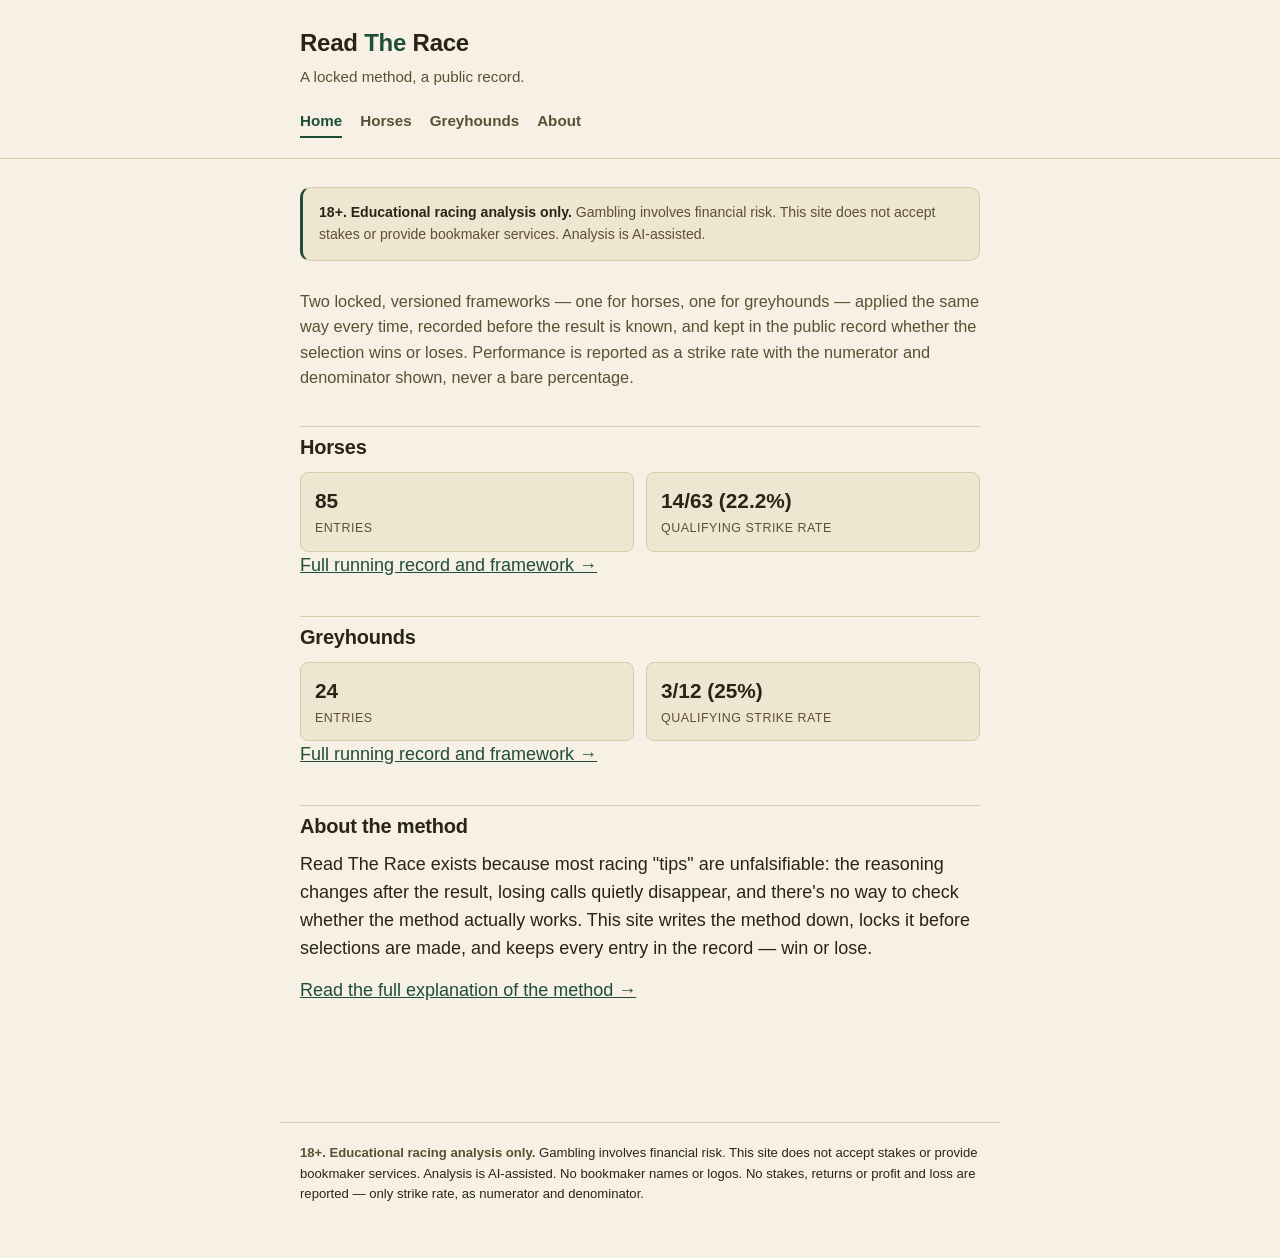
<file: index.html>
<!doctype html>
<html lang="en">
<head>
<meta charset="utf-8">
<meta name="viewport" content="width=device-width, initial-scale=1">
<title>Read The Race</title>
<meta name="description" content="Educational racing analysis for horses and greyhounds, applied with two locked, versioned frameworks and a public, append-only record.">
<link rel="stylesheet" href="assets/css/style.css">
</head>
<body>

<header class="site-header">
  <div class="container">
    <a class="site-title" href="index.html">Read <span>The</span> Race</a>
    <p class="site-tagline">A locked method, a public record.</p>
    <nav class="site-nav">
      <a href="index.html" class="active">Home</a>
      <a href="horses/index.html">Horses</a>
      <a href="greyhounds/index.html">Greyhounds</a>
      <a href="about.html">About</a>
    </nav>
  </div>
</header>

<main class="container">

  <div class="notice">
    <strong>18+. Educational racing analysis only.</strong> Gambling involves
    financial risk. This site does not accept stakes or provide bookmaker
    services. Analysis is AI-assisted.
  </div>

  <p class="lede">
    Two locked, versioned frameworks — one for horses, one for greyhounds —
    applied the same way every time, recorded before the result is known,
    and kept in the public record whether the selection wins or loses.
    Performance is reported as a strike rate with the numerator and
    denominator shown, never a bare percentage.
  </p>

  <h2>Horses</h2>
  <div id="horses-summary"></div>
  <p><a href="horses/index.html">Full running record and framework →</a></p>

  <h2>Greyhounds</h2>
  <div id="greyhounds-summary"></div>
  <p><a href="greyhounds/index.html">Full running record and framework →</a></p>

  <h2>About the method</h2>
  <p>
    Read The Race exists because most racing "tips" are unfalsifiable: the
    reasoning changes after the result, losing calls quietly disappear, and
    there's no way to check whether the method actually works. This site
    writes the method down, locks it before selections are made, and keeps
    every entry in the record — win or lose.
  </p>
  <p><a href="about.html">Read the full explanation of the method →</a></p>

</main>

<footer class="site-footer">
  <p><strong>18+. Educational racing analysis only.</strong> Gambling
  involves financial risk. This site does not accept stakes or provide
  bookmaker services. Analysis is AI-assisted. No bookmaker names or logos.
  No stakes, returns or profit and loss are reported — only strike rate,
  as numerator and denominator.</p>
</footer>

<script src="assets/js/csv.js"></script>
<script src="assets/js/markdown.js"></script>
<script src="assets/js/site.js"></script>
<script>
  (async () => {
    const corrections = await loadCorrections("CORRECTIONS.md");

    const horseRows = await loadCSVRows("horses/results.csv");
    applyCorrections(horseRows, corrections);
    renderRunningRecordSummary(document.getElementById("horses-summary"), horseRows);

    const greyhoundRows = await loadCSVRows("greyhounds/results.csv");
    applyCorrections(greyhoundRows, corrections);
    renderRunningRecordSummary(document.getElementById("greyhounds-summary"), greyhoundRows);
  })();
</script>

</body>
</html>
</file>
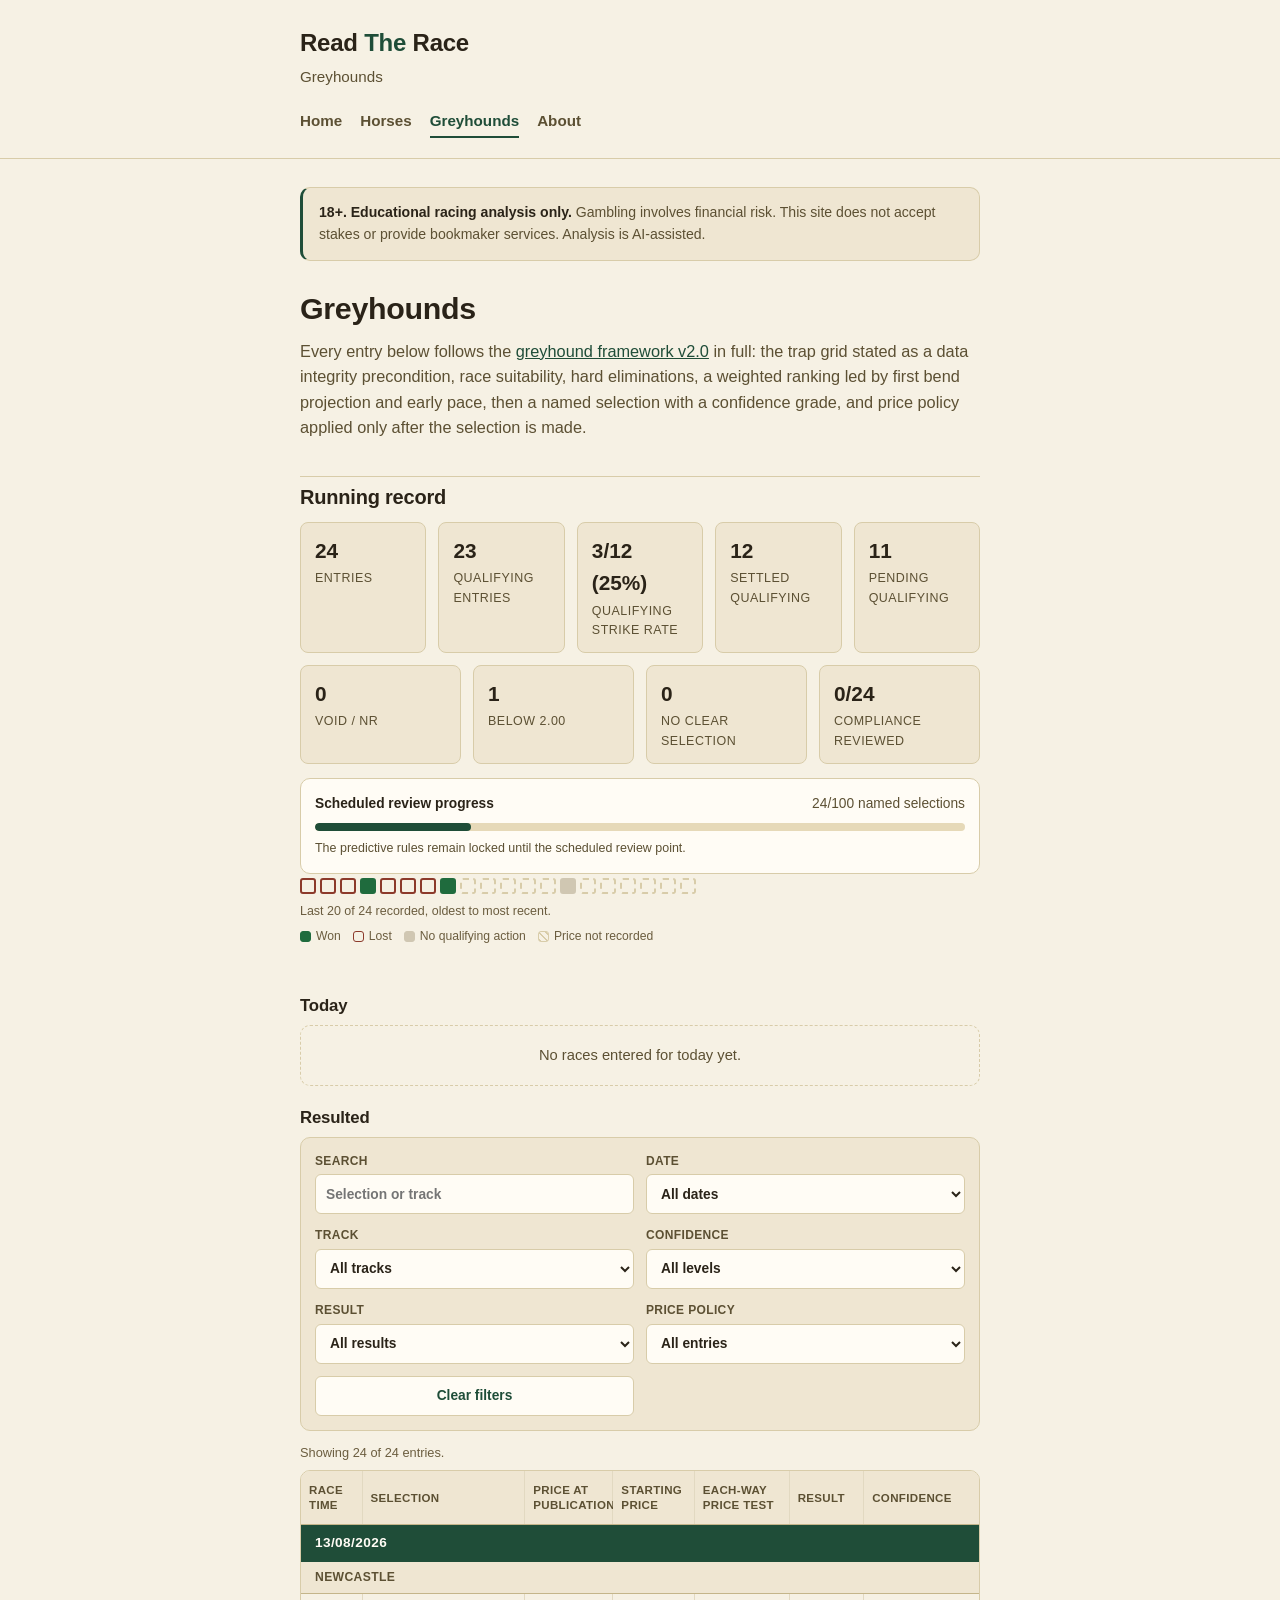
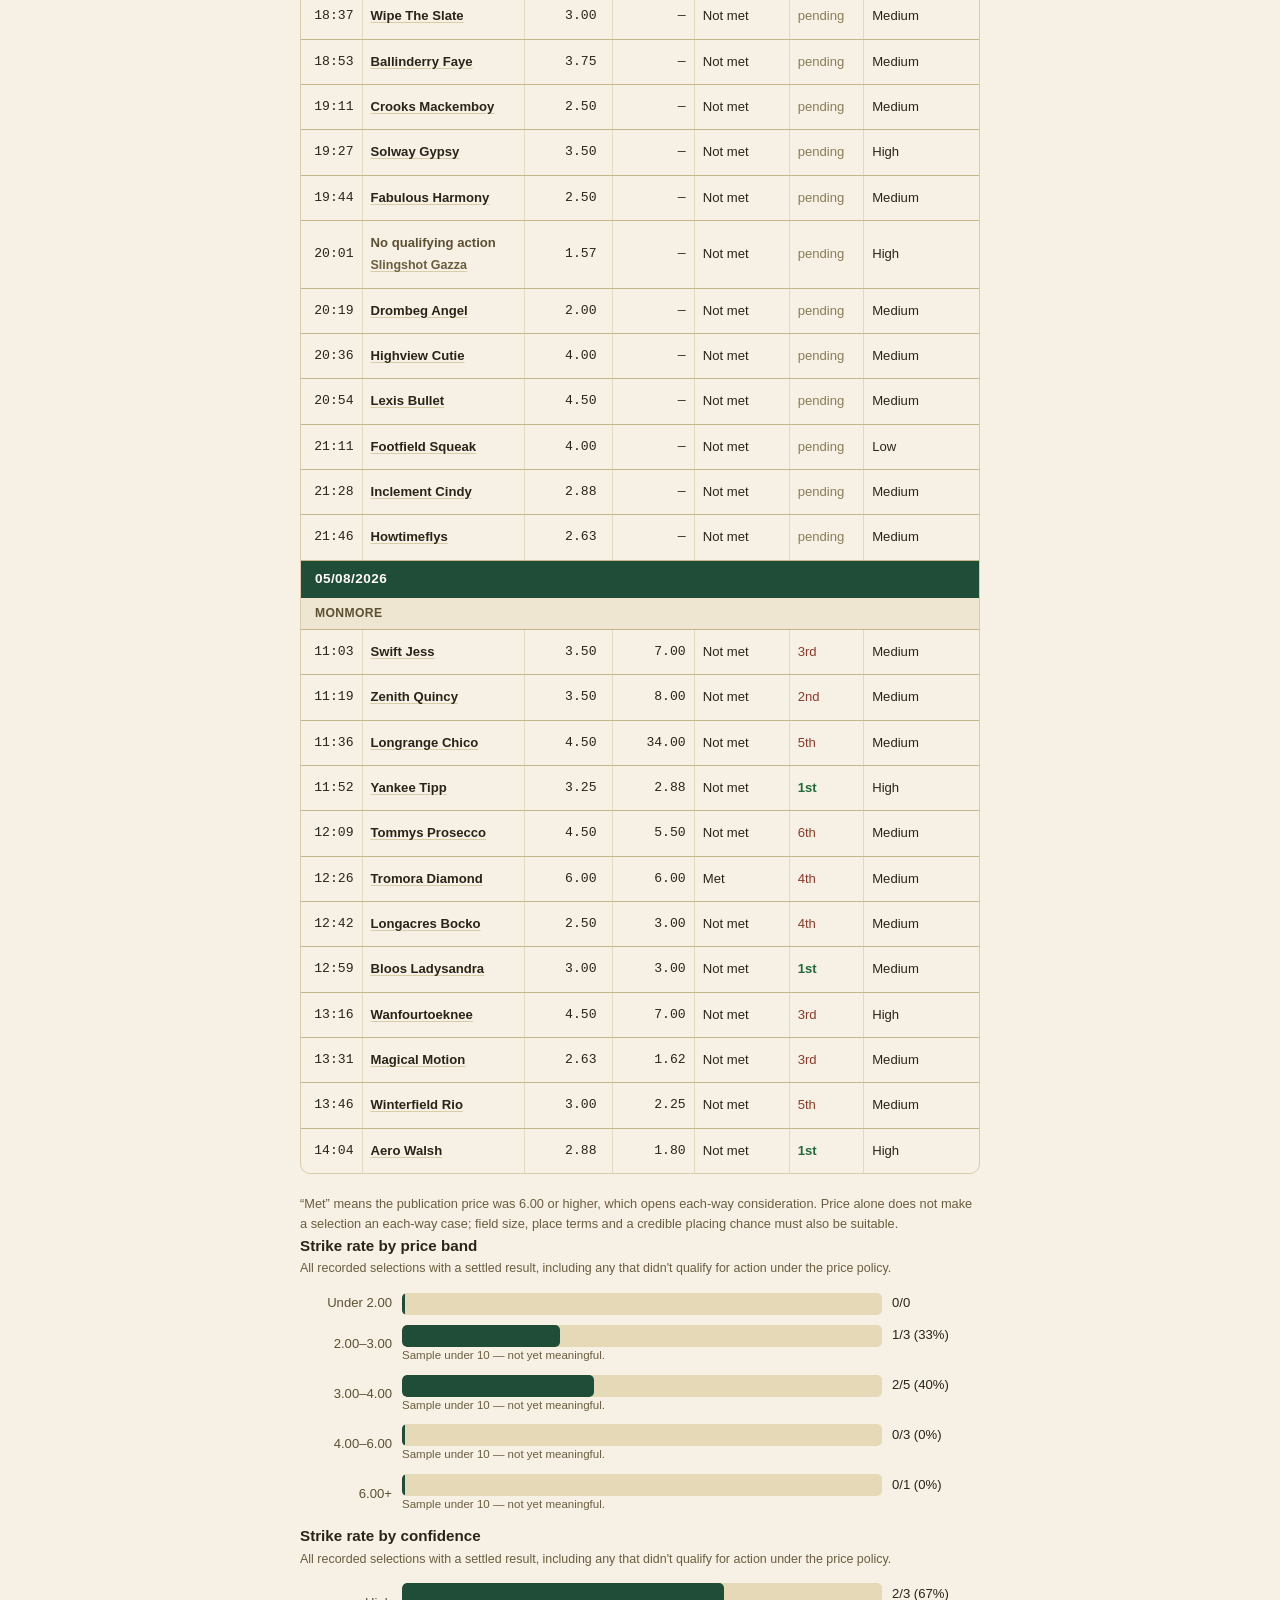
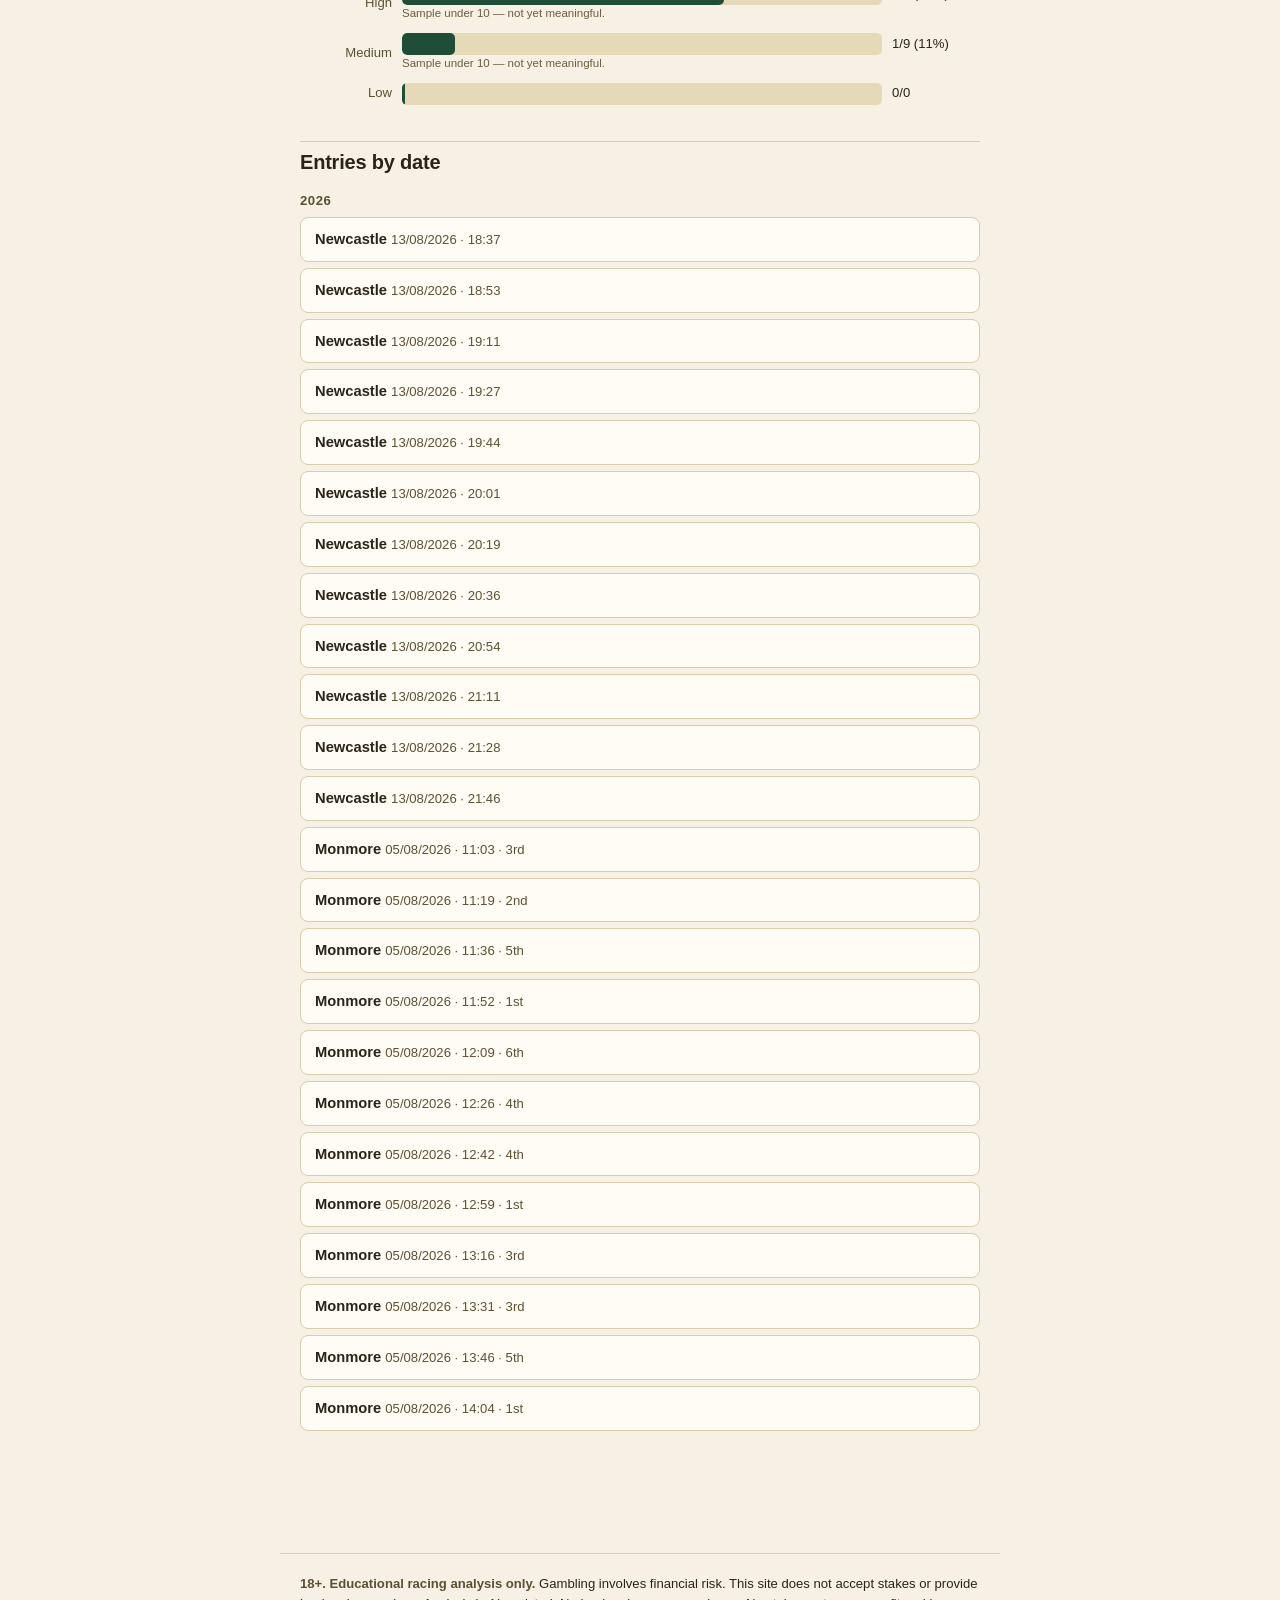
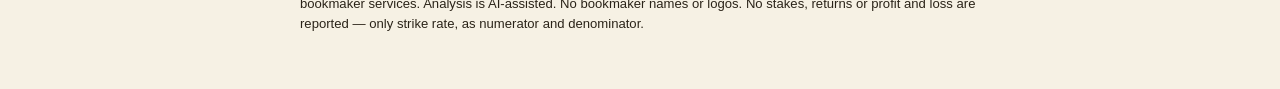
<file: greyhounds/index.html>
<!doctype html>
<html lang="en">
<head>
<meta charset="utf-8">
<meta name="viewport" content="width=device-width, initial-scale=1">
<title>Greyhounds — Read The Race</title>
<meta name="description" content="Greyhound racing analysis running record, applied with the Read The Race greyhound framework v2.0.">
<link rel="stylesheet" href="../assets/css/style.css">
</head>
<body>

<header class="site-header">
  <div class="container">
    <a class="site-title" href="../index.html">Read <span>The</span> Race</a>
    <p class="site-tagline">Greyhounds</p>
    <nav class="site-nav">
      <a href="../index.html">Home</a>
      <a href="../horses/index.html">Horses</a>
      <a href="index.html" class="active">Greyhounds</a>
      <a href="../about.html">About</a>
    </nav>
  </div>
</header>

<main class="container">

  <div class="notice">
    <strong>18+. Educational racing analysis only.</strong> Gambling involves
    financial risk. This site does not accept stakes or provide bookmaker
    services. Analysis is AI-assisted.
  </div>

  <h1>Greyhounds</h1>
  <p class="lede">
    Every entry below follows the <a href="framework.html">greyhound
    framework v2.0</a> in full: the trap grid stated as a data integrity
    precondition, race suitability, hard eliminations, a weighted ranking
    led by first bend projection and early pace, then a named selection
    with a confidence grade, and price policy applied only after the
    selection is made.
  </p>

  <h2>Running record</h2>
  <div id="stats"></div>

  <div id="form-strip"></div>

  <div class="table-heading">
    <h3>Today</h3>
  </div>
  <div id="today-table"></div>

  <div class="table-heading">
    <h3>Resulted</h3>
  </div>
  <div id="record-filters"></div>
  <div id="resulted-table"></div>

  <div id="price-chart"></div>
  <div id="confidence-chart"></div>

  <h2>Entries by date</h2>
  <div id="date-browser"></div>

</main>

<footer class="site-footer">
  <p><strong>18+. Educational racing analysis only.</strong> Gambling
  involves financial risk. This site does not accept stakes or provide
  bookmaker services. Analysis is AI-assisted. No bookmaker names or logos.
  No stakes, returns or profit and loss are reported — only strike rate,
  as numerator and denominator.</p>
</footer>

<script src="../assets/js/csv.js"></script>
<script src="../assets/js/markdown.js"></script>
<script src="../assets/js/site.js"></script>
<script>
  (async () => {
    const [rows, corrections] = await Promise.all([
      loadCSVRows("results.csv"),
      loadCorrections("../CORRECTIONS.md"),
    ]);
    applyCorrections(rows, corrections);
    renderStats(document.getElementById("stats"), rows);
    renderFormStrip(document.getElementById("form-strip"), rows);
    renderTodayTable(document.getElementById("today-table"), rows, "track");
    renderRecordFilters(document.getElementById("record-filters"), rows, "track", (filters) => {
      renderResultedTable(document.getElementById("resulted-table"), rows, "track", filters);
    });
    renderPriceBandChart(document.getElementById("price-chart"), rows);
    renderConfidenceChart(document.getElementById("confidence-chart"), rows);

    const entries = await loadJSON("entries/manifest.json");
    renderDateBrowser(document.getElementById("date-browser"), entries, "entry.html");
  })();
</script>

</body>
</html>
</file>
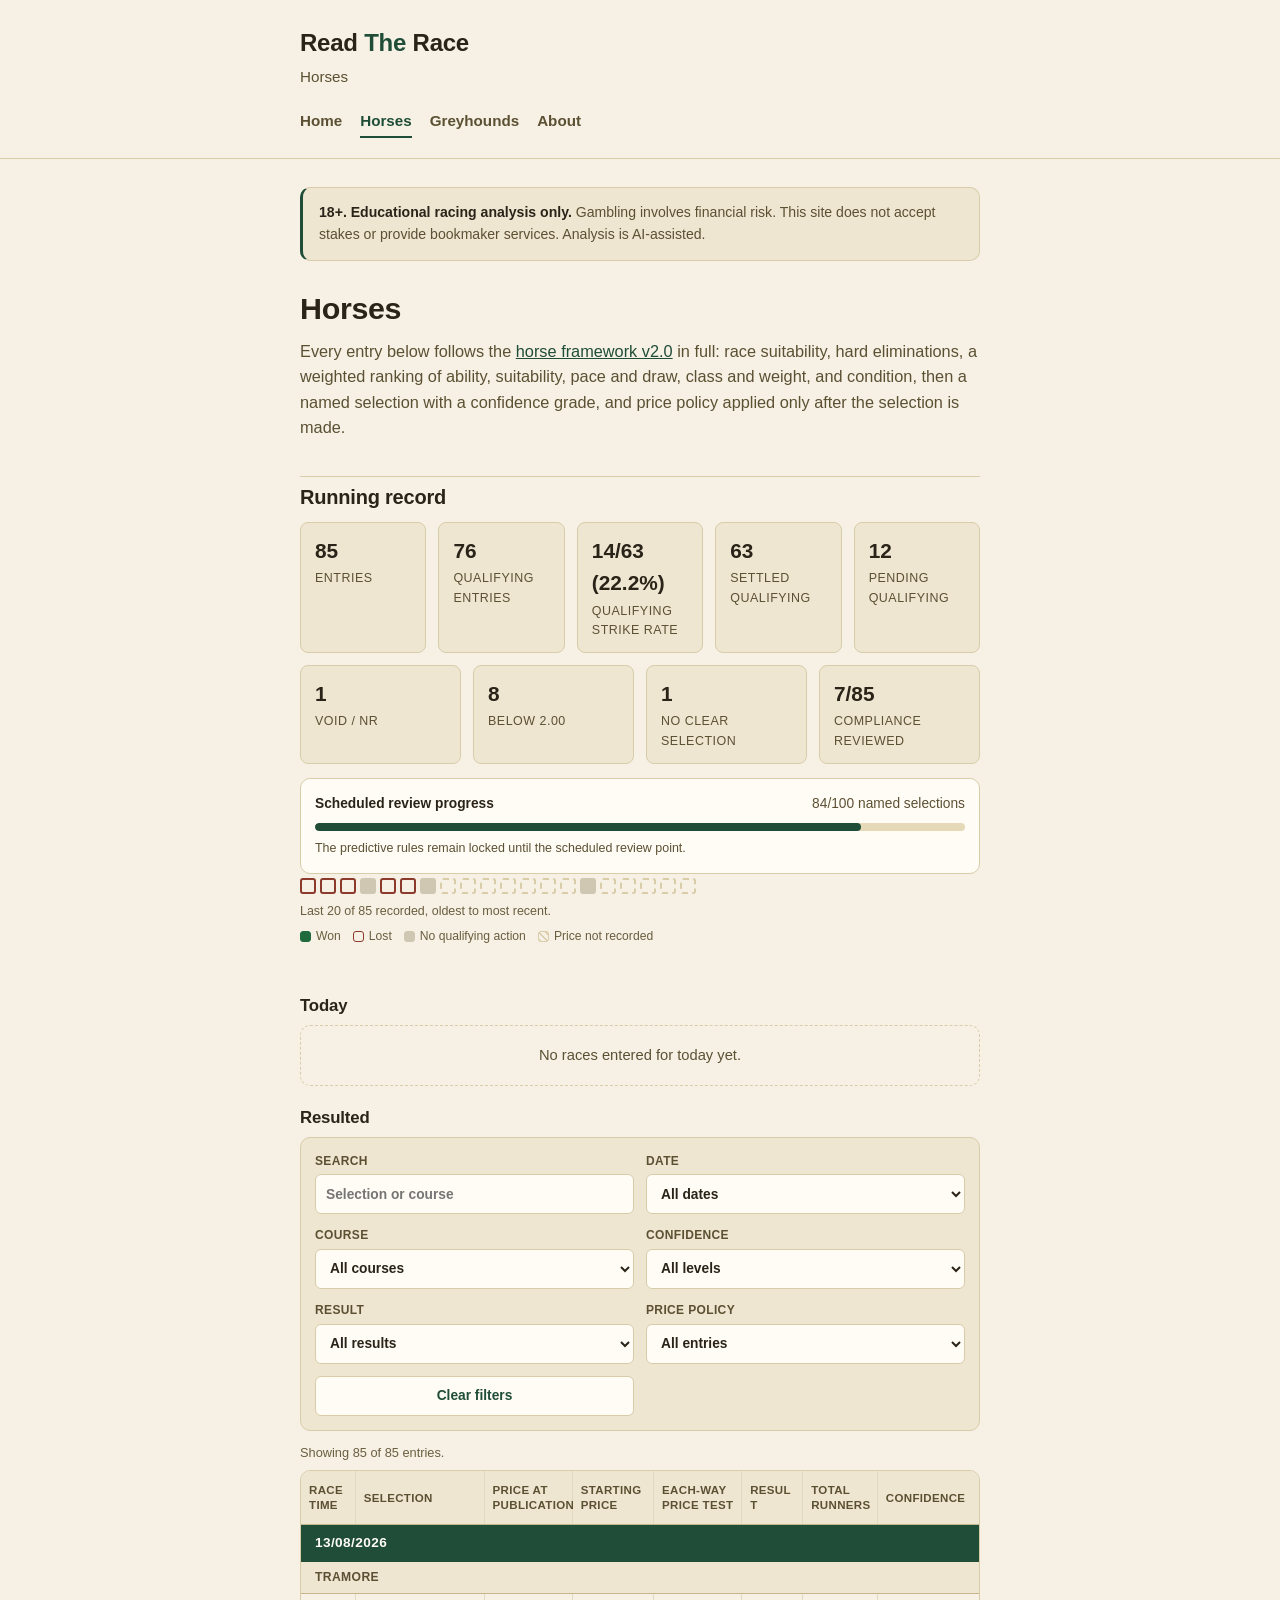
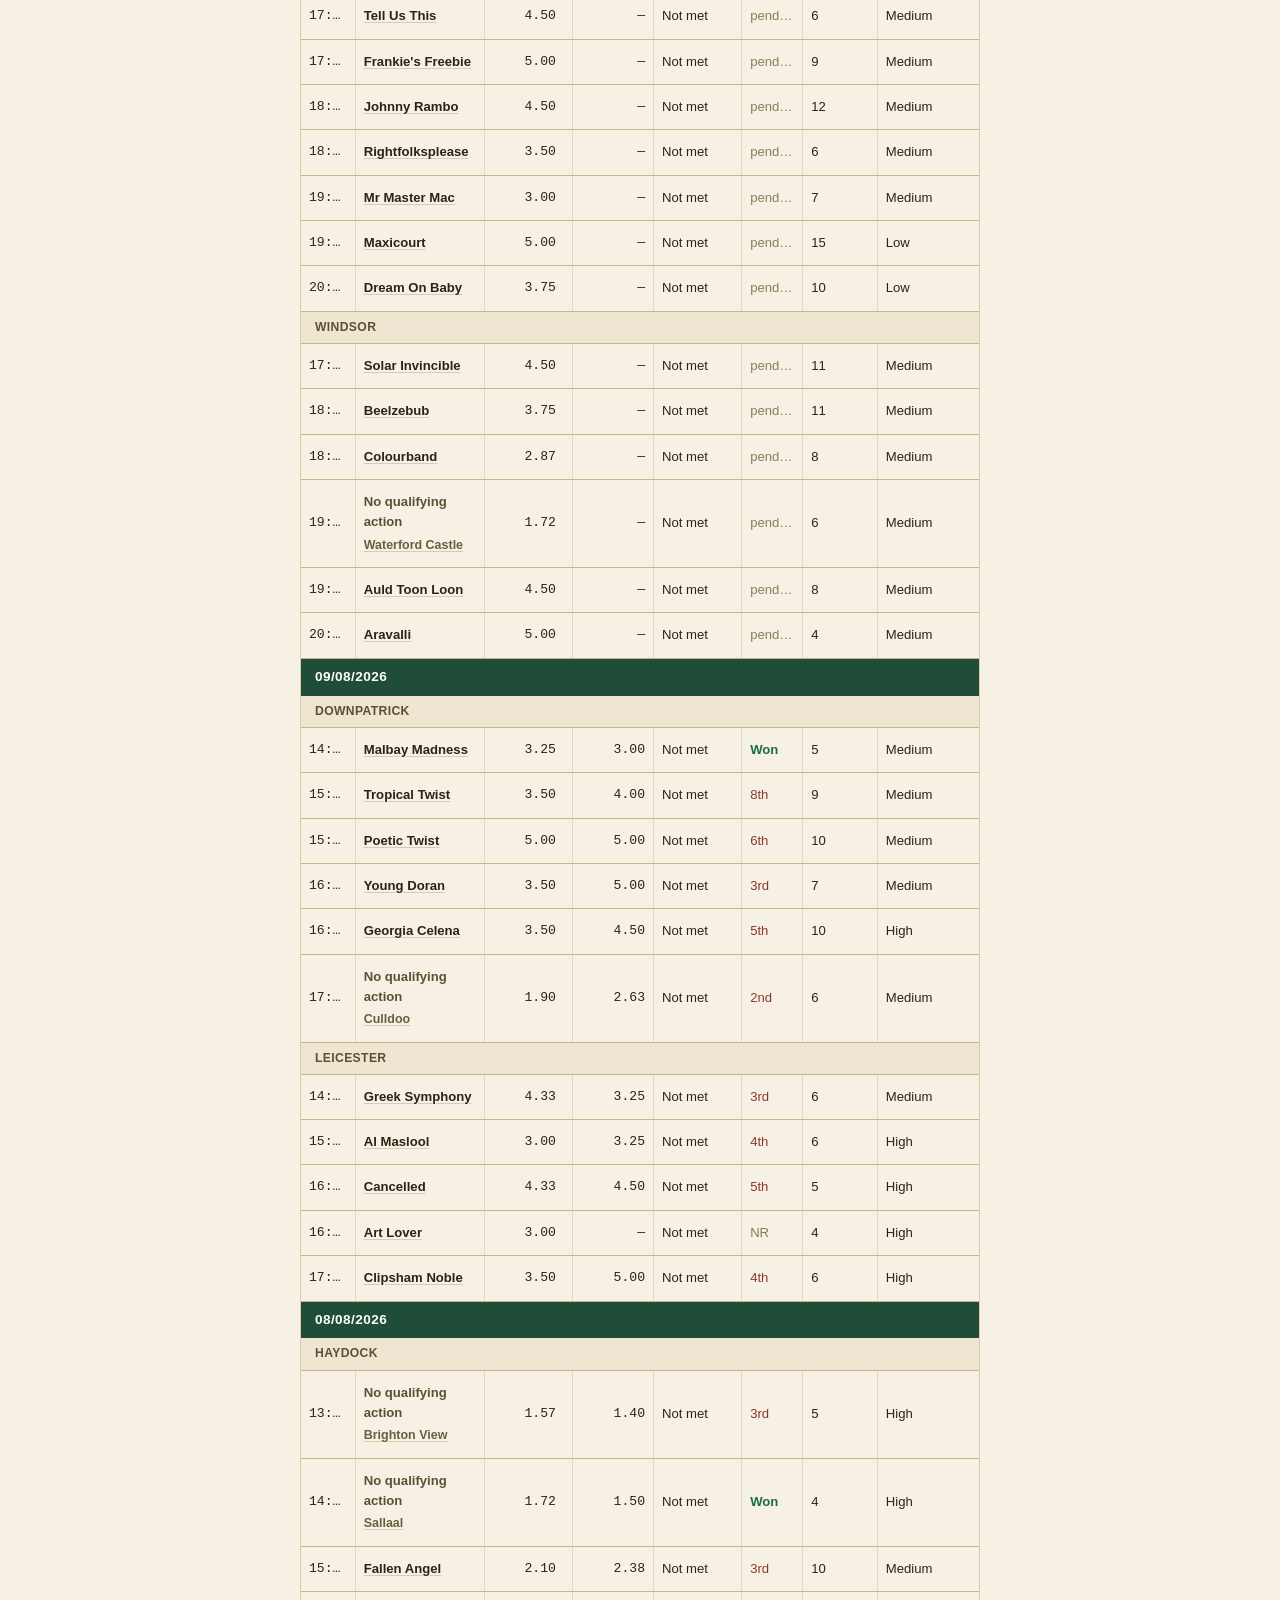
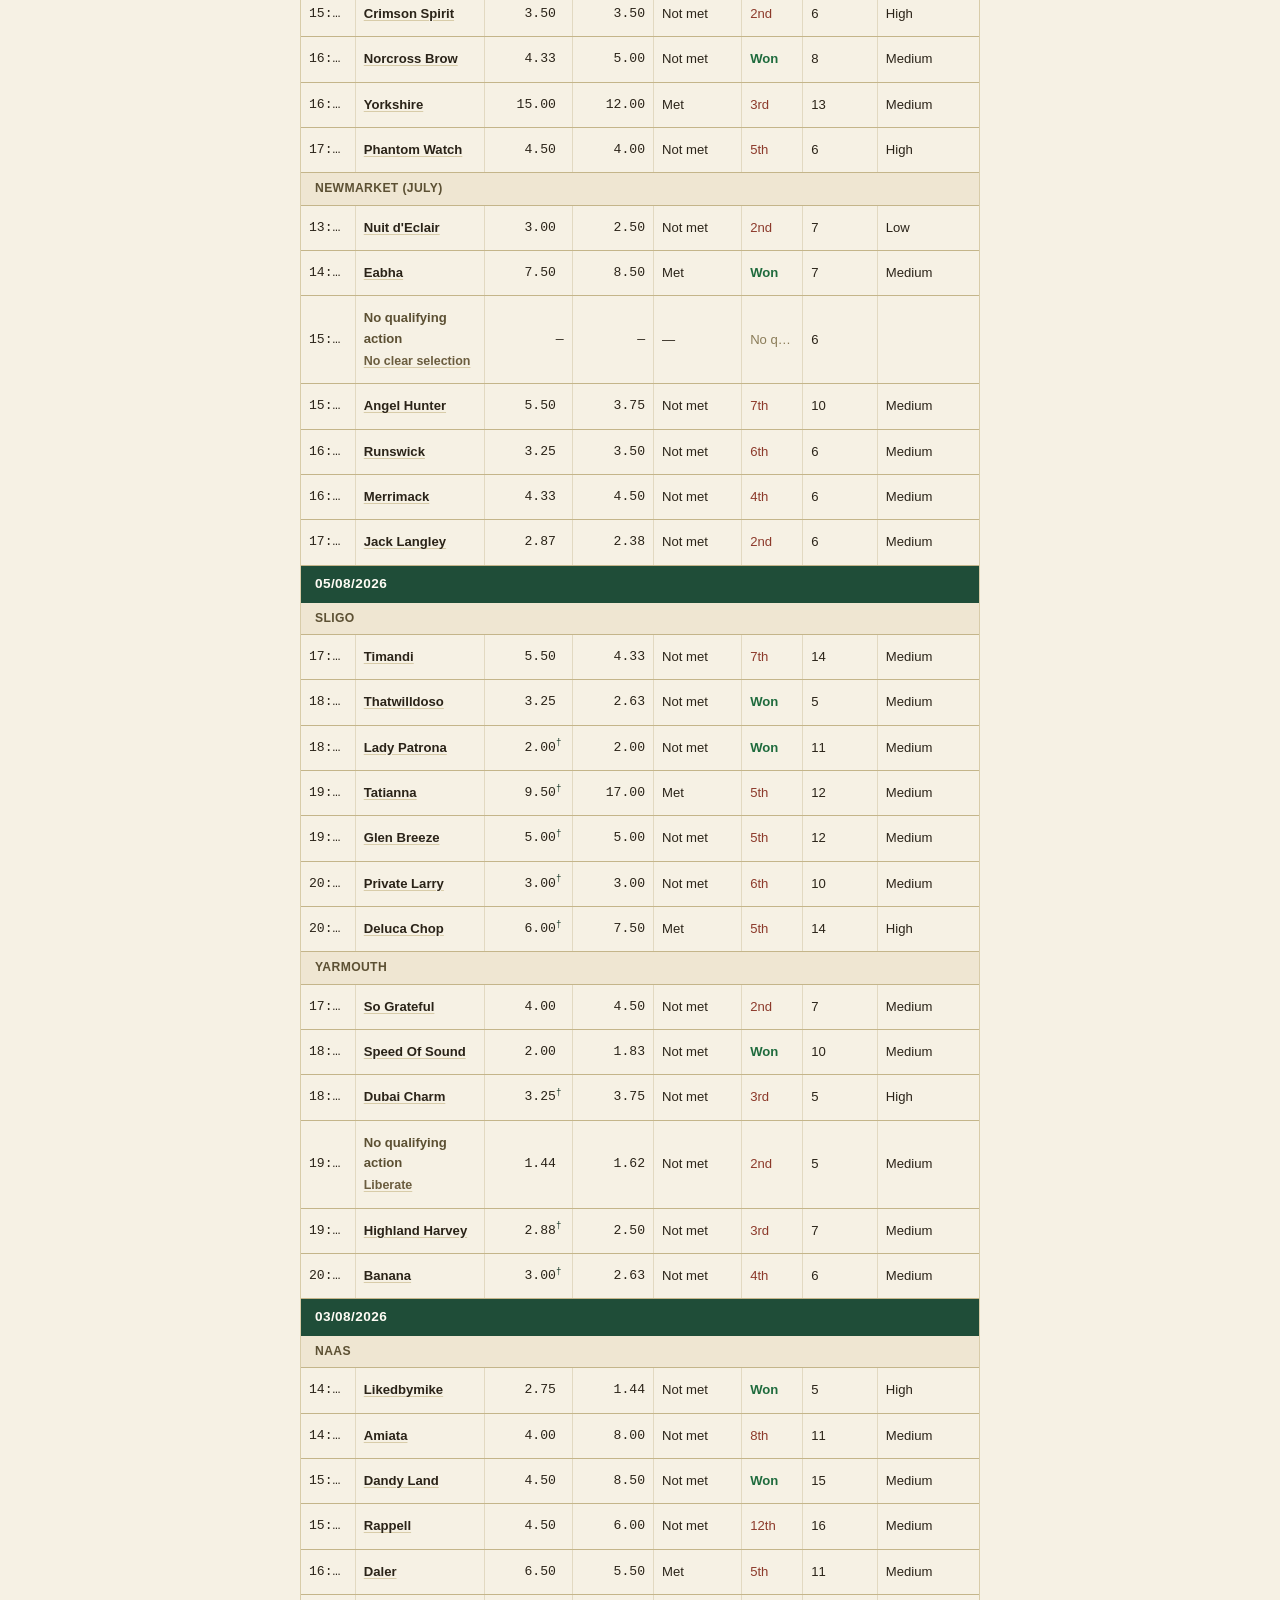
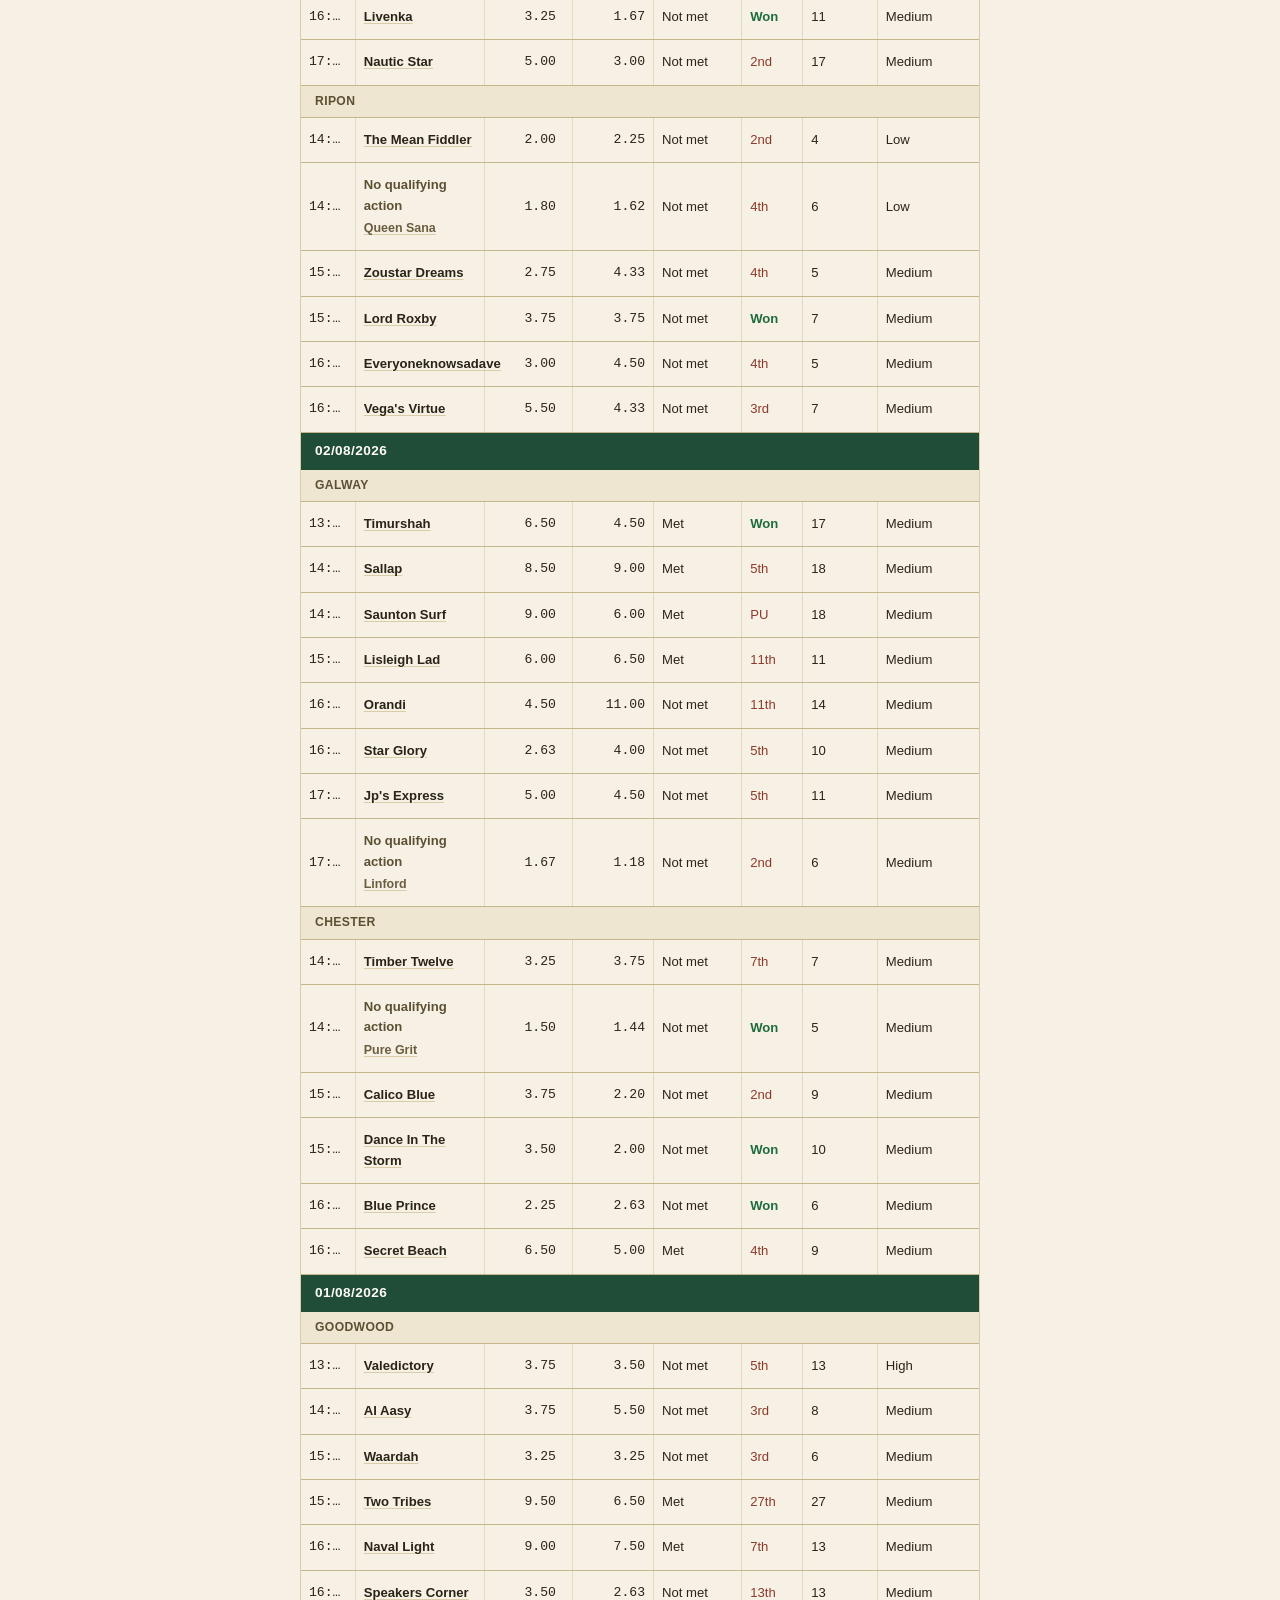
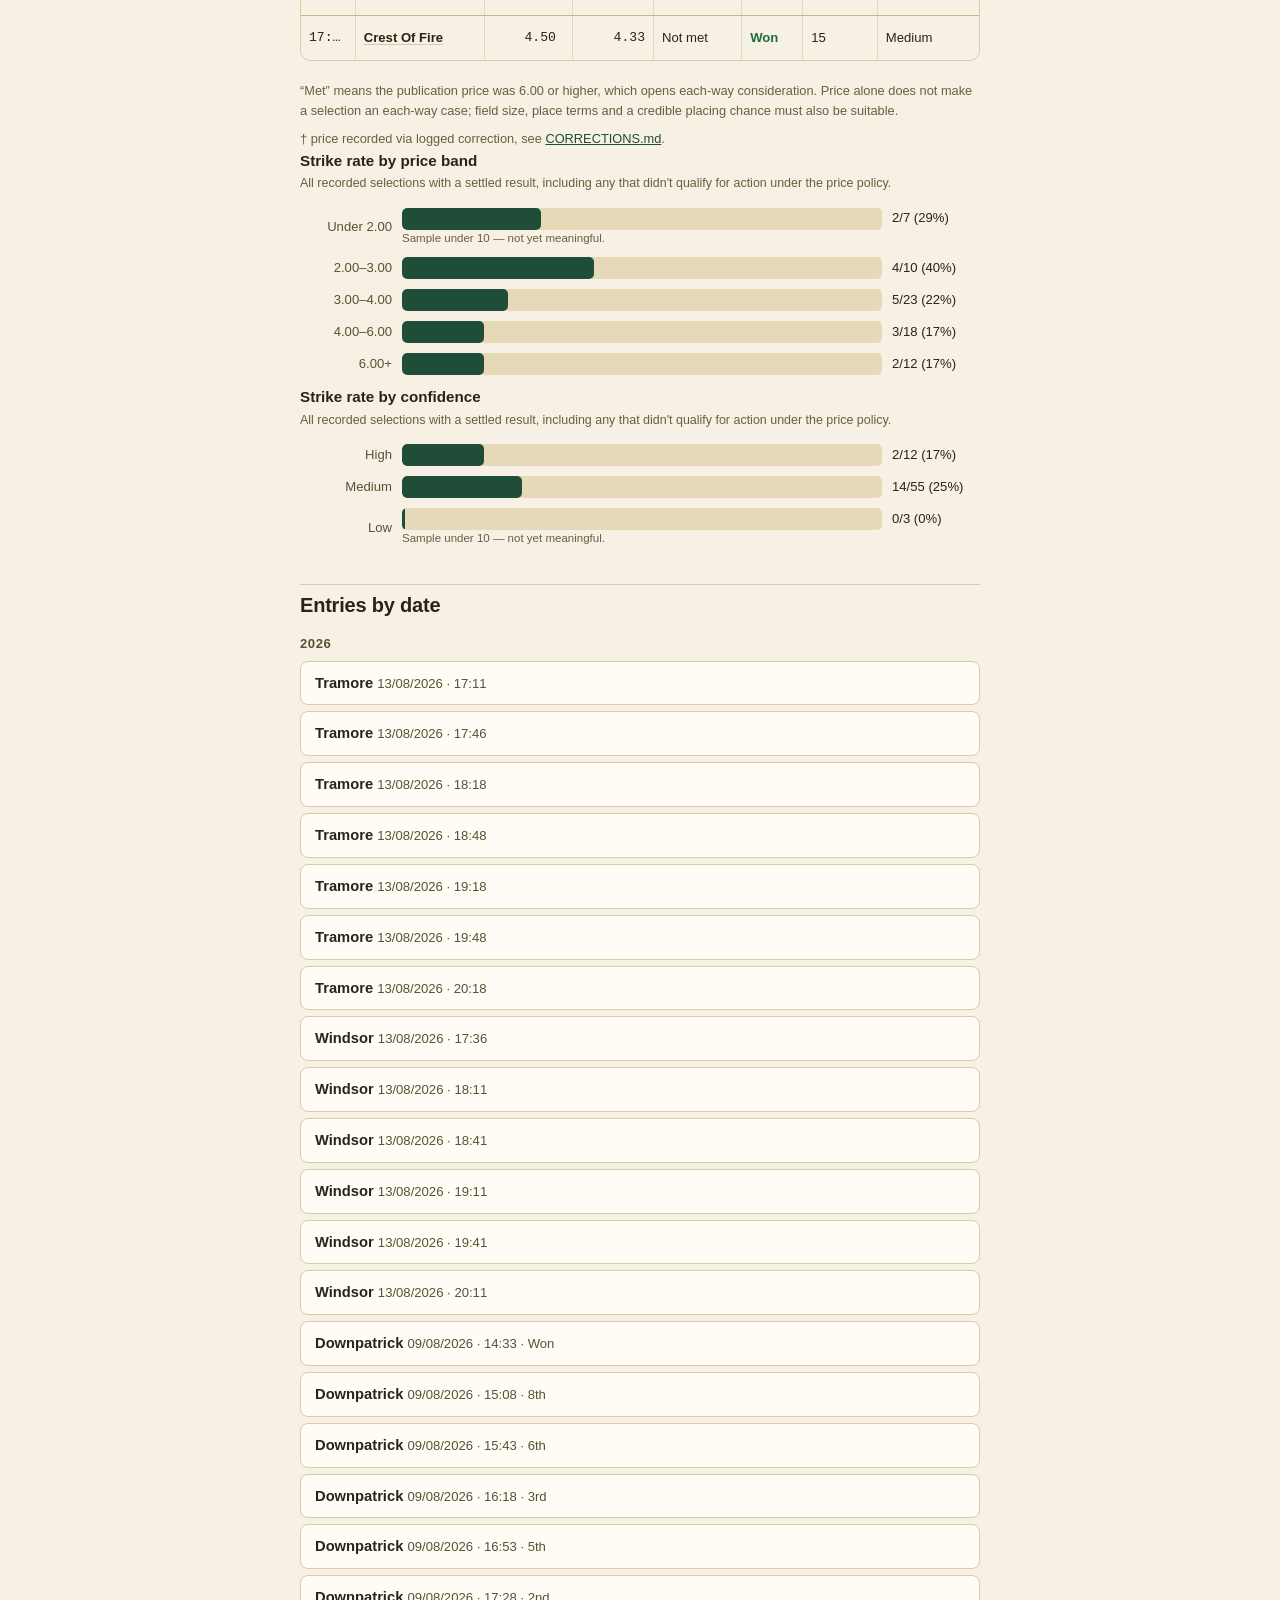
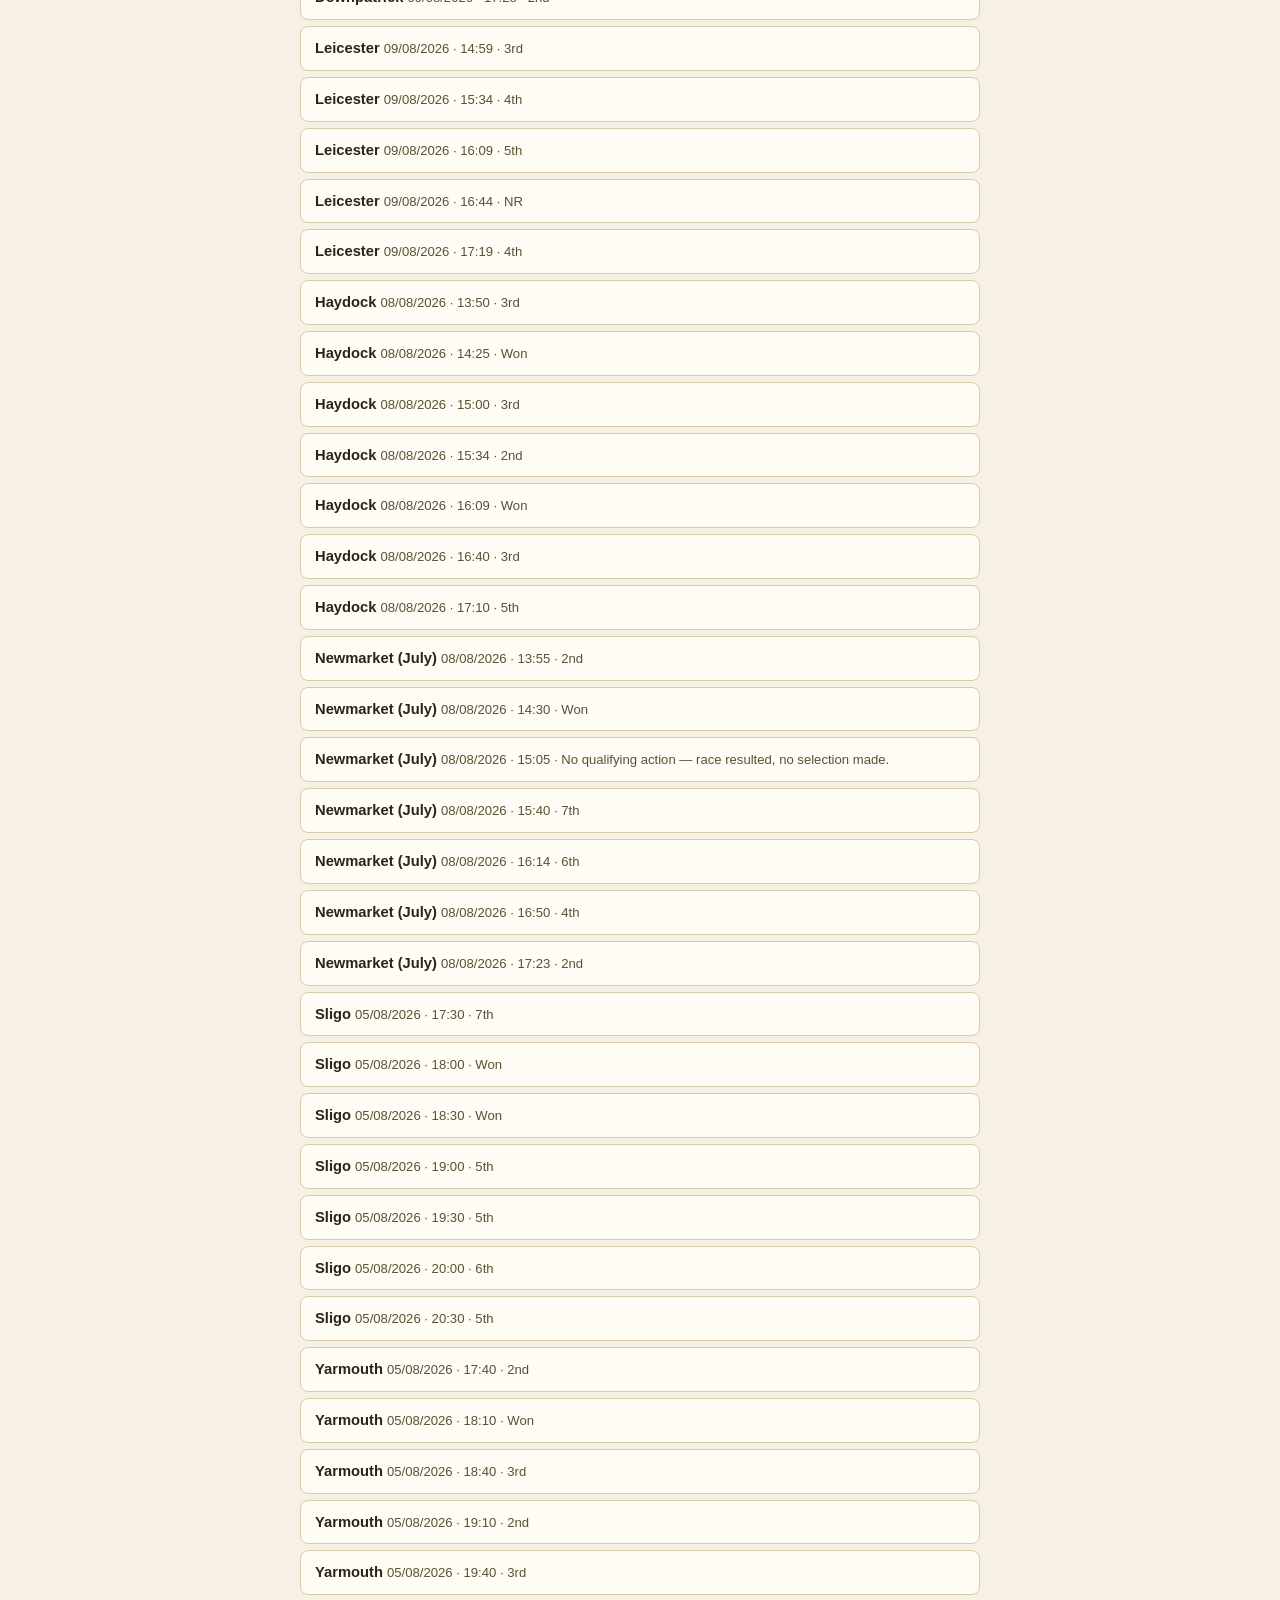
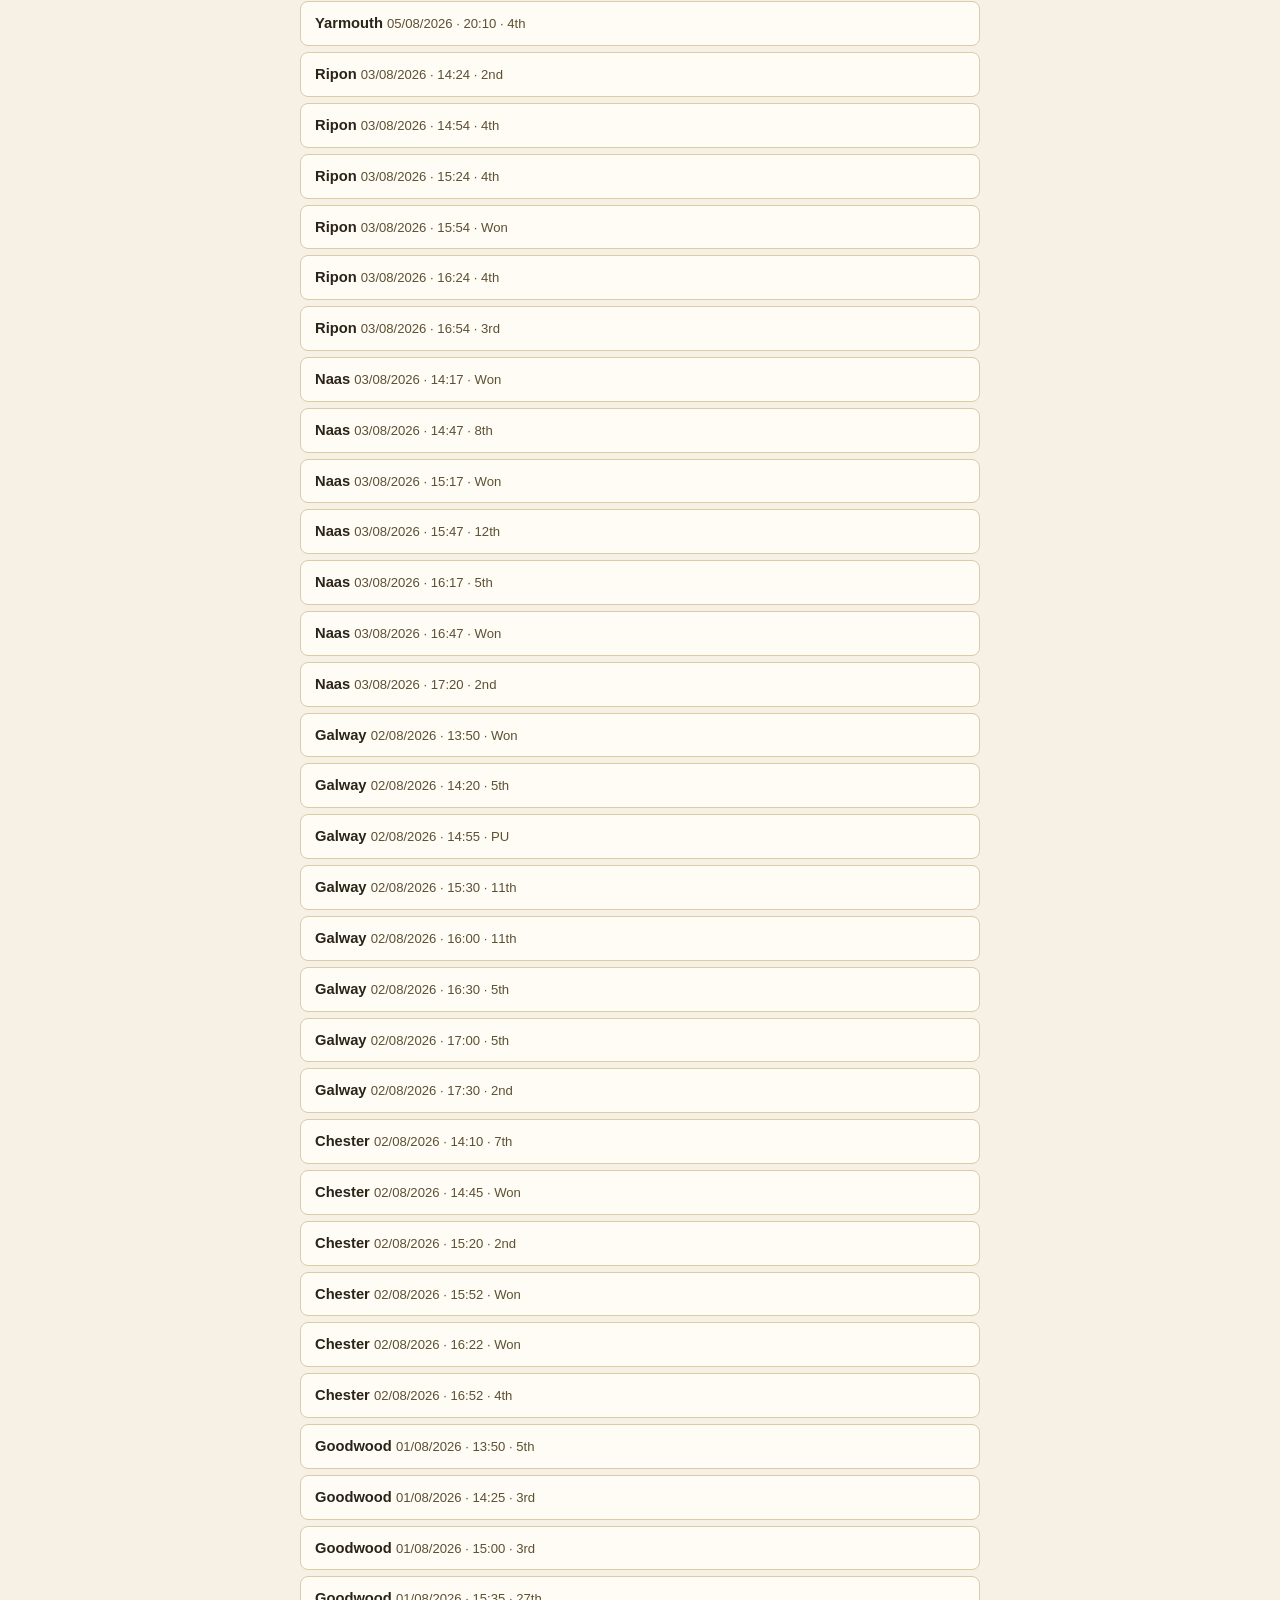
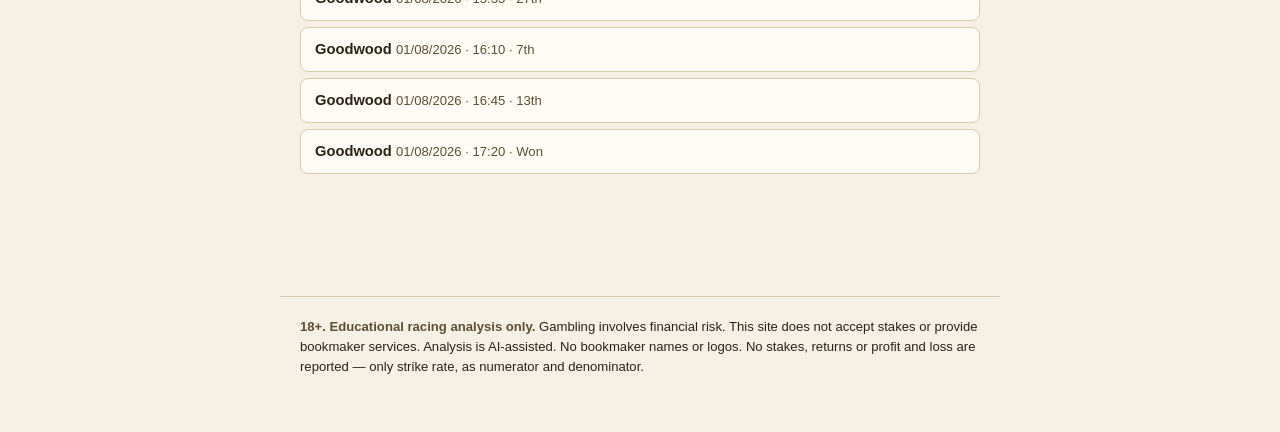
<file: horses/index.html>
<!doctype html>
<html lang="en">
<head>
<meta charset="utf-8">
<meta name="viewport" content="width=device-width, initial-scale=1">
<title>Horses — Read The Race</title>
<meta name="description" content="Horse racing analysis running record, applied with the Read The Race horse framework v2.0.">
<link rel="stylesheet" href="../assets/css/style.css">
</head>
<body>

<header class="site-header">
  <div class="container">
    <a class="site-title" href="../index.html">Read <span>The</span> Race</a>
    <p class="site-tagline">Horses</p>
    <nav class="site-nav">
      <a href="../index.html">Home</a>
      <a href="index.html" class="active">Horses</a>
      <a href="../greyhounds/index.html">Greyhounds</a>
      <a href="../about.html">About</a>
    </nav>
  </div>
</header>

<main class="container">

  <div class="notice">
    <strong>18+. Educational racing analysis only.</strong> Gambling involves
    financial risk. This site does not accept stakes or provide bookmaker
    services. Analysis is AI-assisted.
  </div>

  <h1>Horses</h1>
  <p class="lede">
    Every entry below follows the <a href="framework.html">horse framework
    v2.0</a> in full: race suitability, hard eliminations, a weighted
    ranking of ability, suitability, pace and draw, class and weight, and
    condition, then a named selection with a confidence grade, and price
    policy applied only after the selection is made.
  </p>

  <h2>Running record</h2>
  <div id="stats"></div>

  <div id="form-strip"></div>

  <div class="table-heading">
    <h3>Today</h3>
  </div>
  <div id="today-table"></div>

  <div class="table-heading">
    <h3>Resulted</h3>
  </div>
  <div id="record-filters"></div>
  <div id="resulted-table"></div>

  <div id="price-chart"></div>
  <div id="confidence-chart"></div>

  <h2>Entries by date</h2>
  <div id="date-browser"></div>

</main>

<footer class="site-footer">
  <p><strong>18+. Educational racing analysis only.</strong> Gambling
  involves financial risk. This site does not accept stakes or provide
  bookmaker services. Analysis is AI-assisted. No bookmaker names or logos.
  No stakes, returns or profit and loss are reported — only strike rate,
  as numerator and denominator.</p>
</footer>

<script src="../assets/js/csv.js"></script>
<script src="../assets/js/markdown.js"></script>
<script src="../assets/js/site.js"></script>
<script>
  (async () => {
    const [rows, corrections] = await Promise.all([
      loadCSVRows("results.csv"),
      loadCorrections("../CORRECTIONS.md"),
    ]);
    applyCorrections(rows, corrections);
    renderStats(document.getElementById("stats"), rows);
    renderFormStrip(document.getElementById("form-strip"), rows);
    renderTodayTable(document.getElementById("today-table"), rows, "course");
    renderRecordFilters(document.getElementById("record-filters"), rows, "course", (filters) => {
      renderResultedTable(document.getElementById("resulted-table"), rows, "course", filters);
    });
    renderPriceBandChart(document.getElementById("price-chart"), rows);
    renderConfidenceChart(document.getElementById("confidence-chart"), rows);

    const entries = await loadJSON("entries/manifest.json");
    renderDateBrowser(document.getElementById("date-browser"), entries, "entry.html");
  })();
</script>

</body>
</html>
</file>
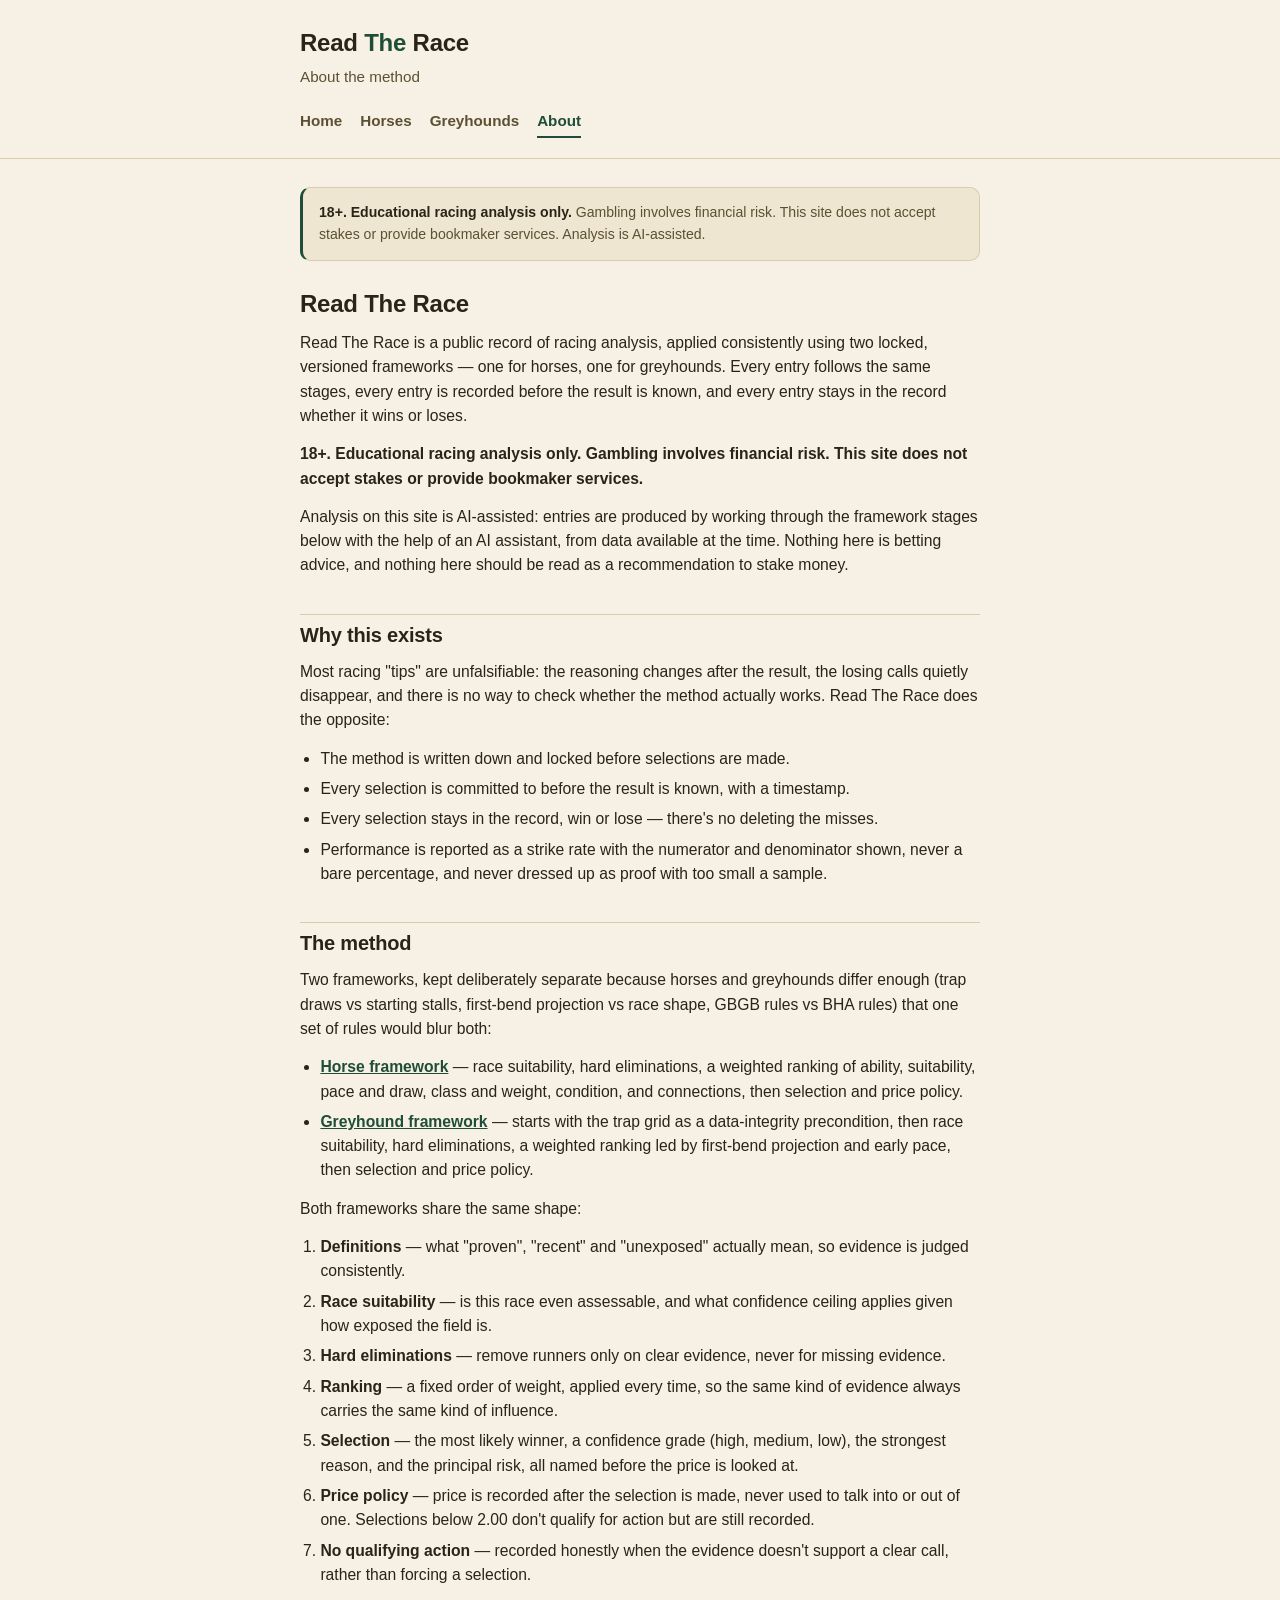
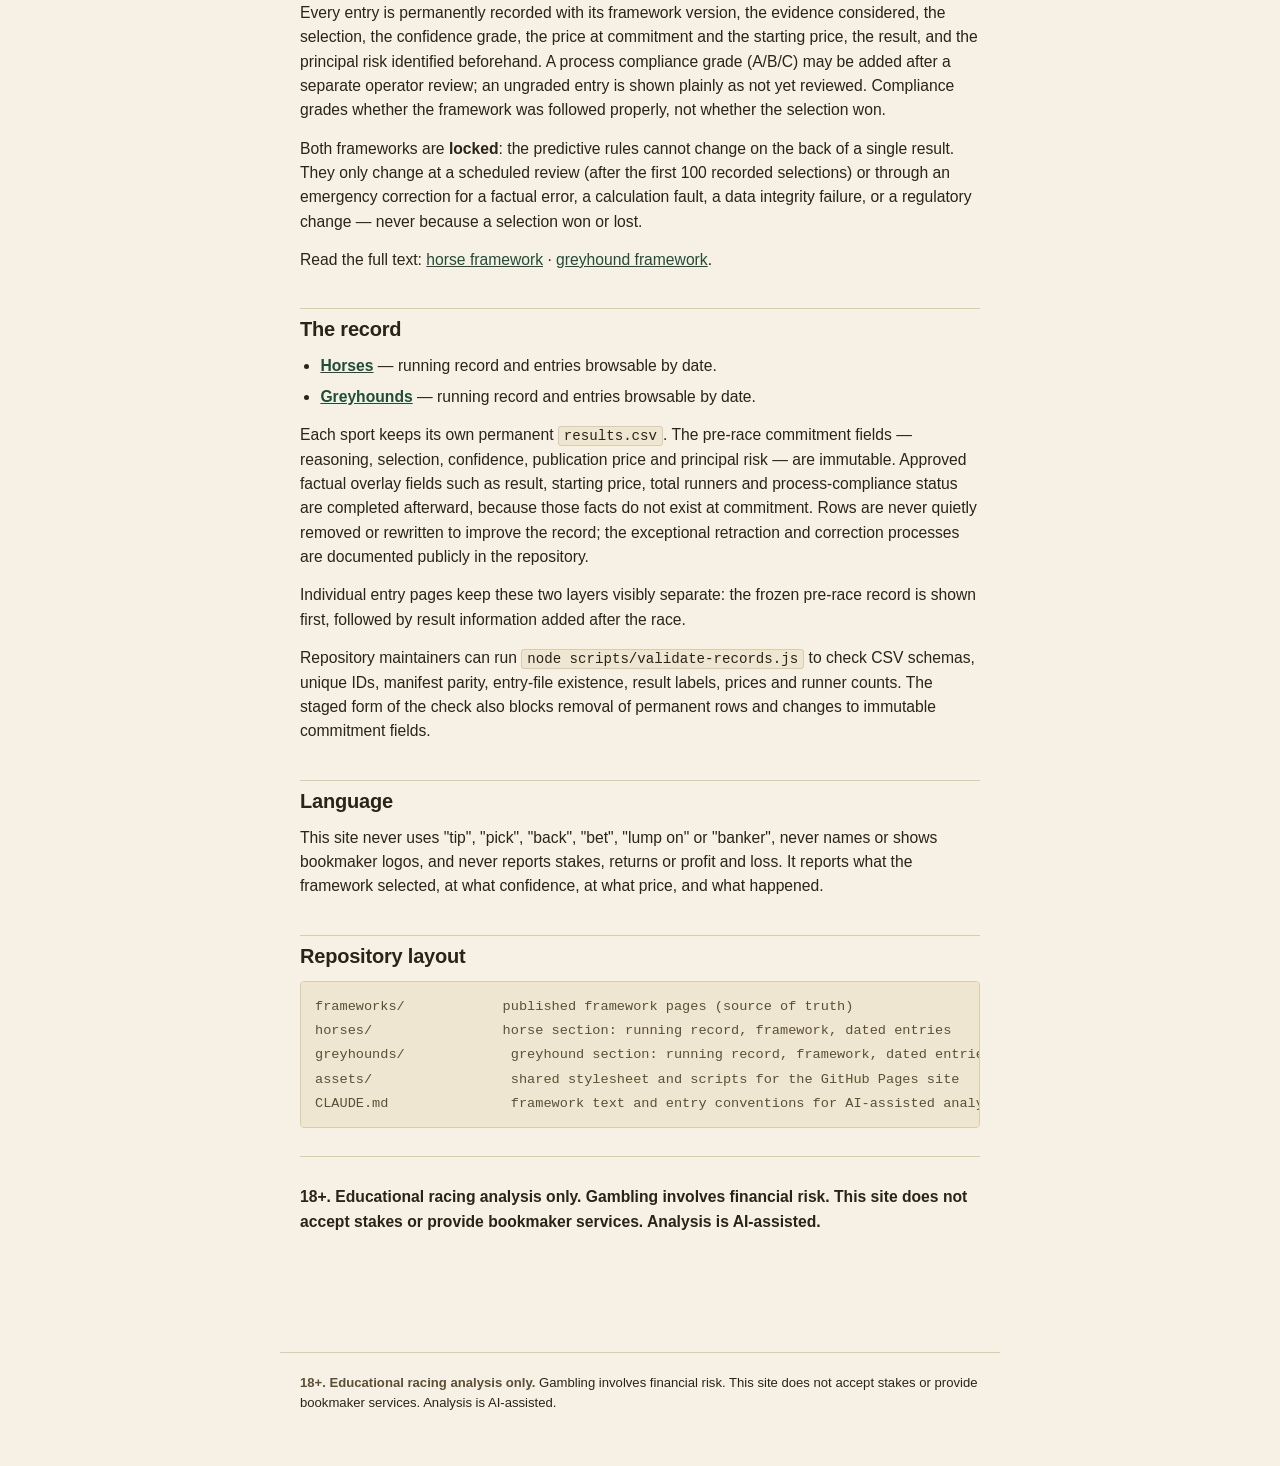
<file: about.html>
<!doctype html>
<html lang="en">
<head>
<meta charset="utf-8">
<meta name="viewport" content="width=device-width, initial-scale=1">
<title>About the method — Read The Race</title>
<meta name="description" content="Why Read The Race exists and how its locked, versioned frameworks work.">
<link rel="stylesheet" href="assets/css/style.css">
</head>
<body>

<header class="site-header">
  <div class="container">
    <a class="site-title" href="index.html">Read <span>The</span> Race</a>
    <p class="site-tagline">About the method</p>
    <nav class="site-nav">
      <a href="index.html">Home</a>
      <a href="horses/index.html">Horses</a>
      <a href="greyhounds/index.html">Greyhounds</a>
      <a href="about.html" class="active">About</a>
    </nav>
  </div>
</header>

<main class="container">

  <div class="notice">
    <strong>18+. Educational racing analysis only.</strong> Gambling involves
    financial risk. This site does not accept stakes or provide bookmaker
    services. Analysis is AI-assisted.
  </div>

  <div id="about-content" class="prose">
    <div class="empty-state">Loading…</div>
  </div>

</main>

<footer class="site-footer">
  <p><strong>18+. Educational racing analysis only.</strong> Gambling
  involves financial risk. This site does not accept stakes or provide
  bookmaker services. Analysis is AI-assisted.</p>
</footer>

<script src="assets/js/csv.js"></script>
<script src="assets/js/markdown.js"></script>
<script src="assets/js/site.js"></script>
<script>
  loadFrameworkInto(document.getElementById("about-content"), "README.md", { links: true });
</script>

</body>
</html>
</file>
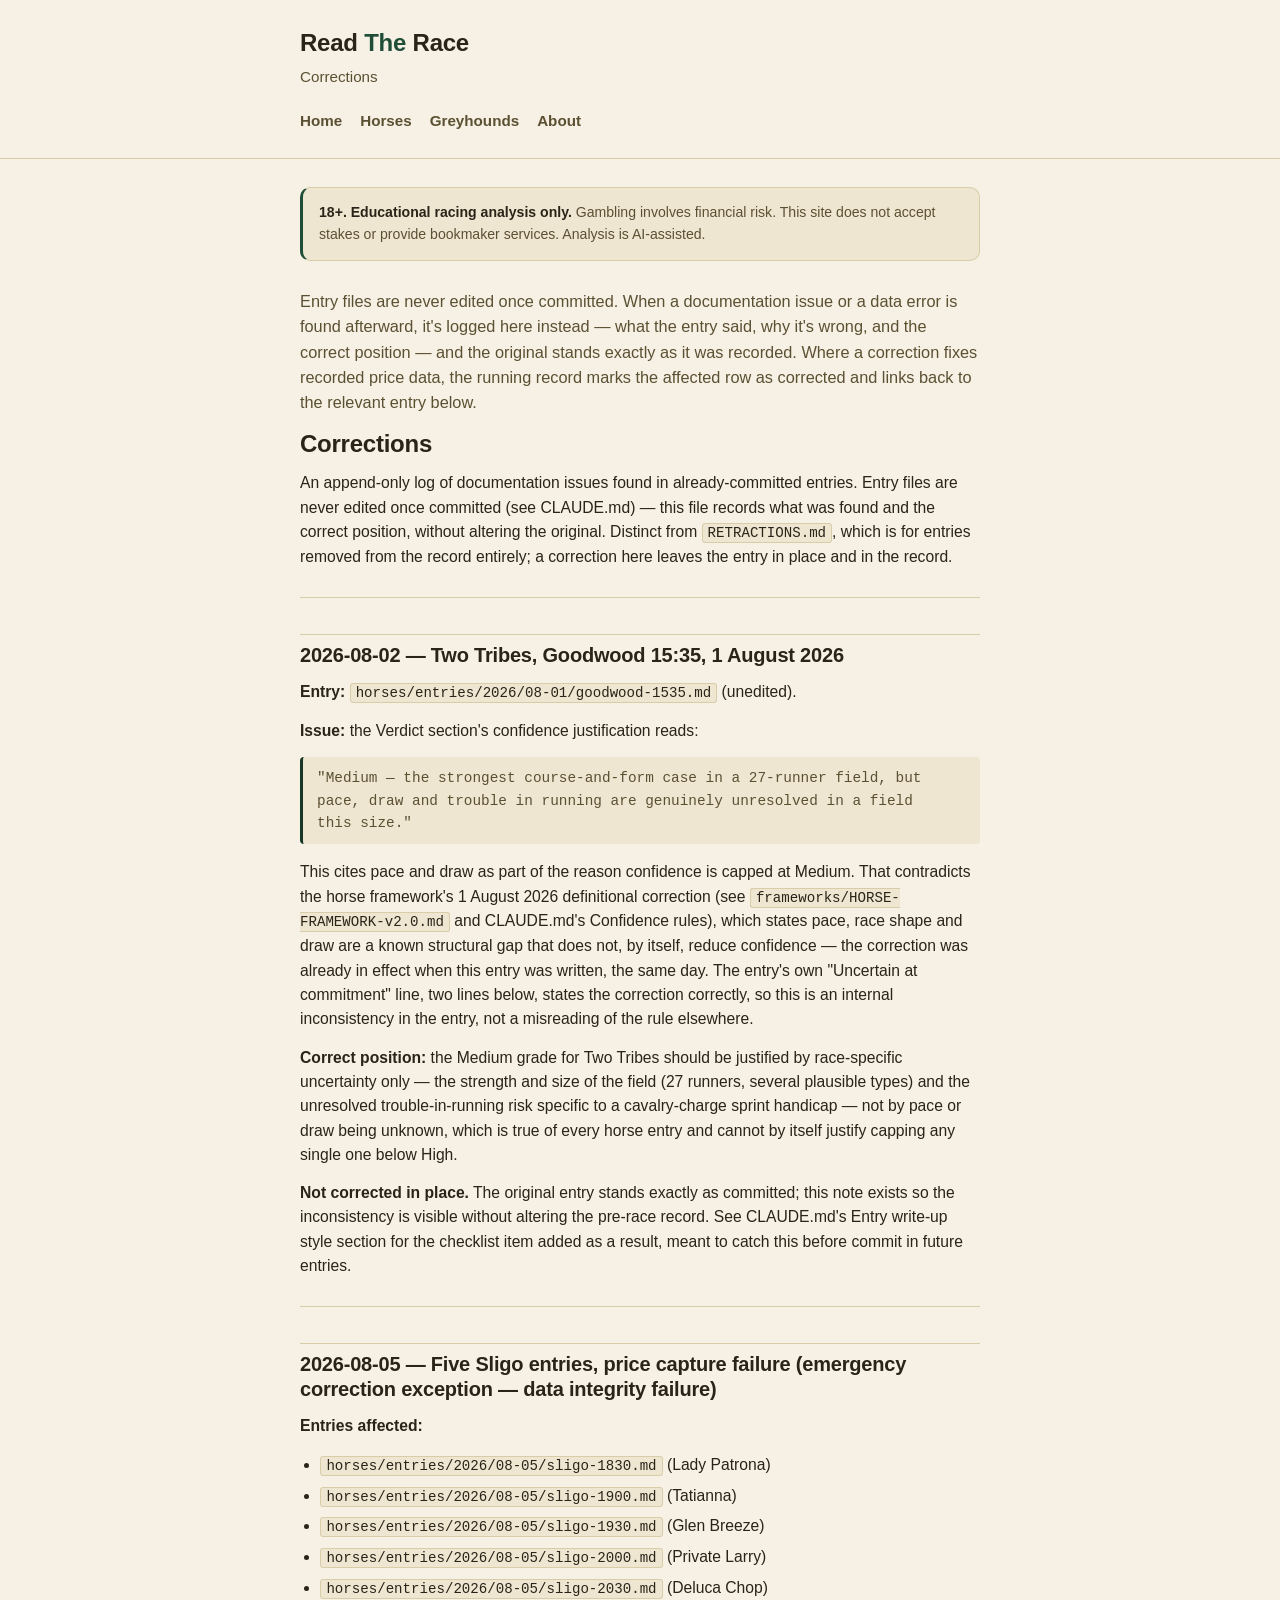
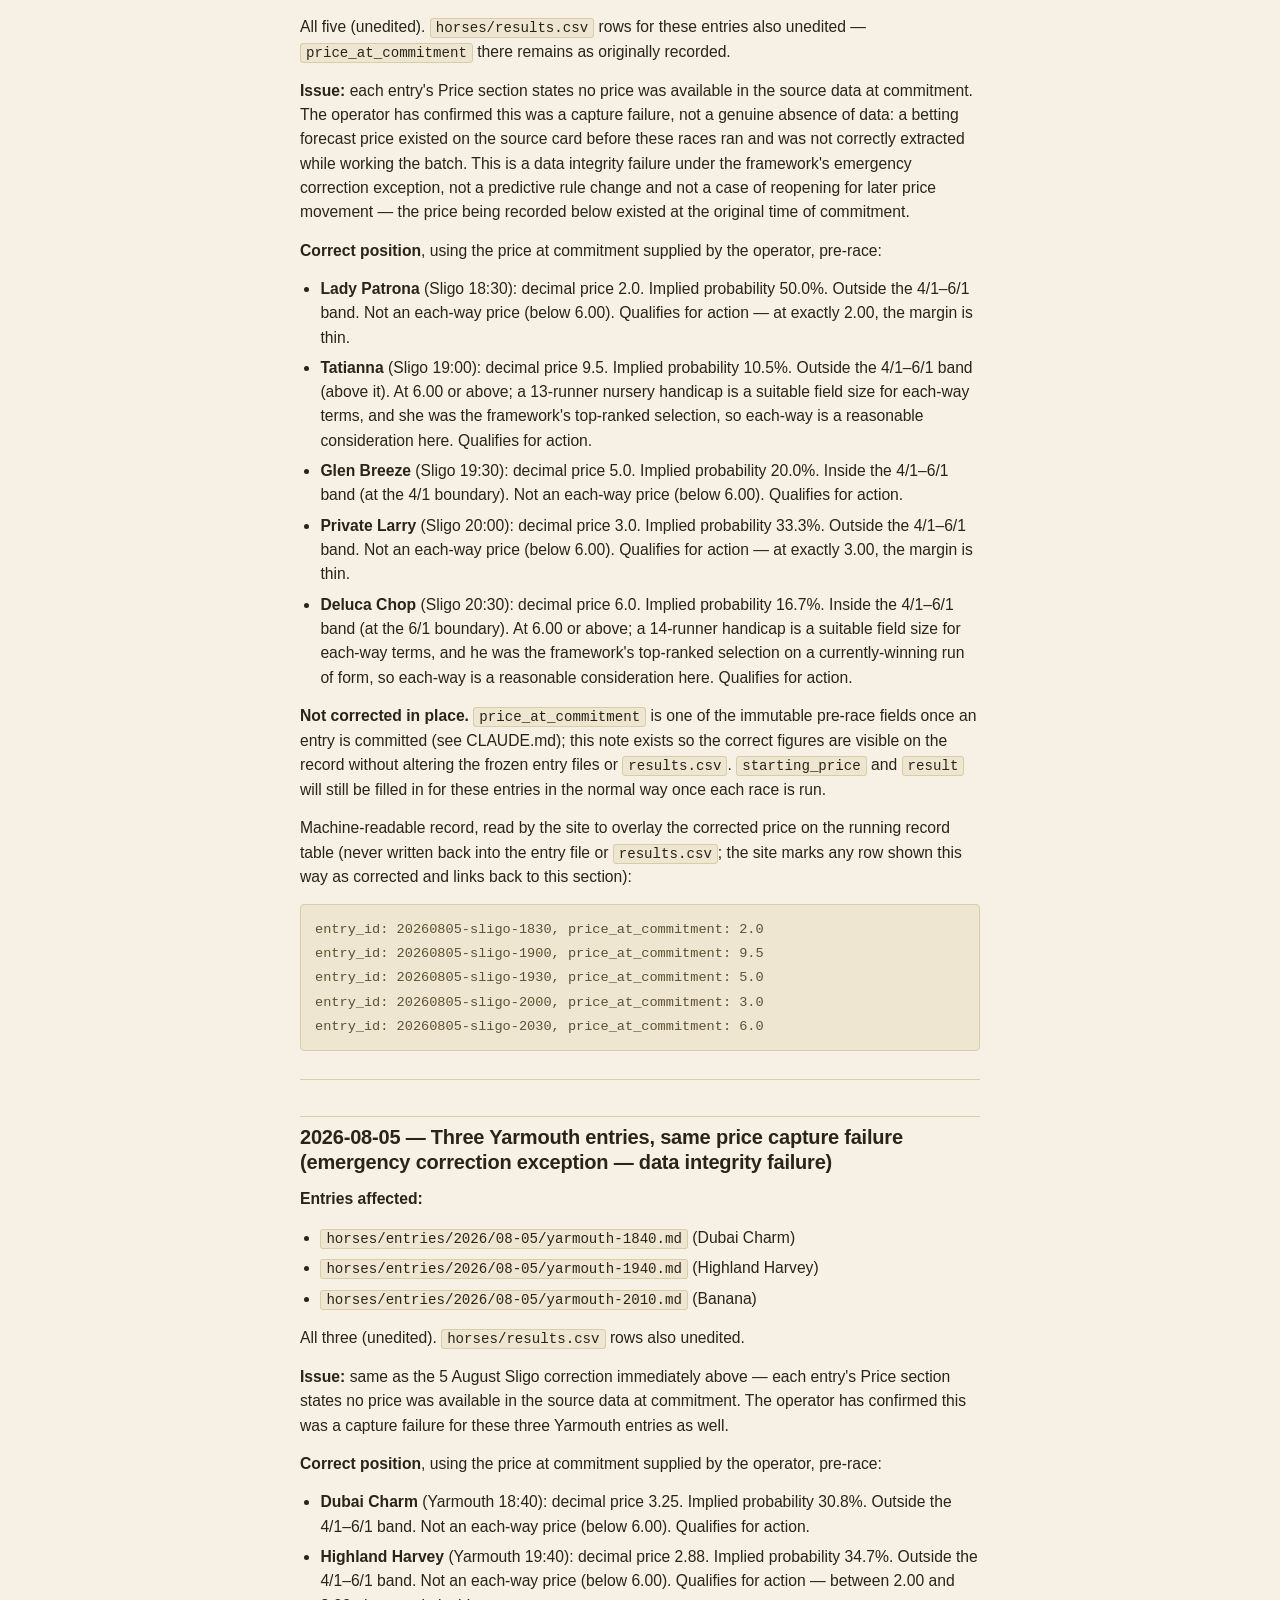
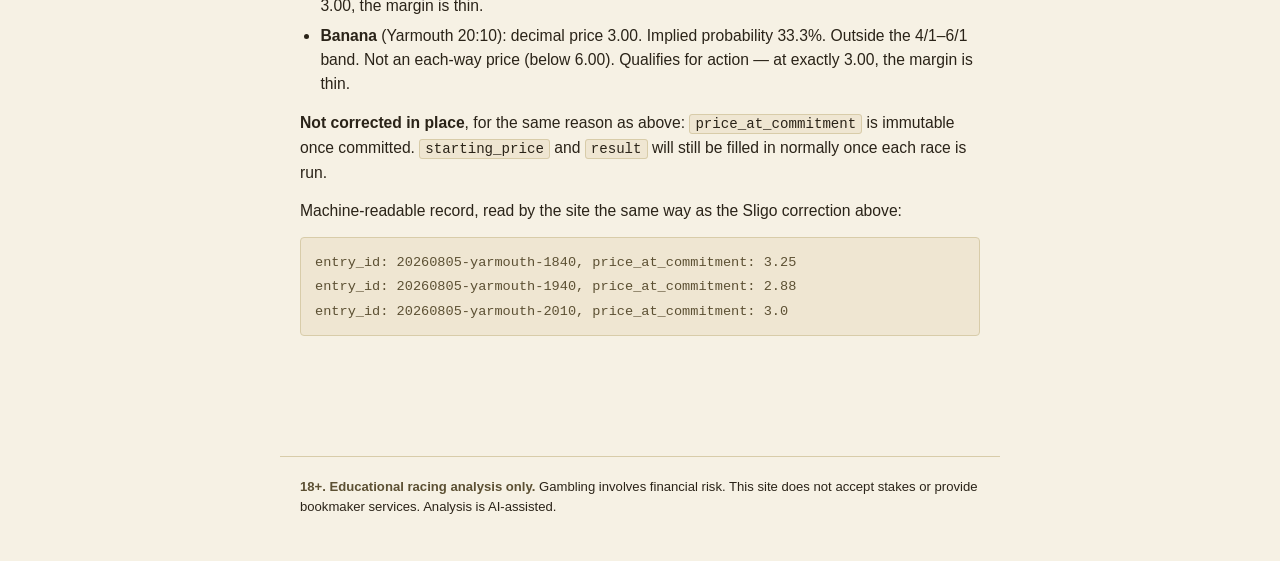
<file: corrections.html>
<!doctype html>
<html lang="en">
<head>
<meta charset="utf-8">
<meta name="viewport" content="width=device-width, initial-scale=1">
<title>Corrections — Read The Race</title>
<meta name="description" content="Append-only log of documentation issues and data corrections found in already-committed entries.">
<link rel="stylesheet" href="assets/css/style.css">
</head>
<body>

<header class="site-header">
  <div class="container">
    <a class="site-title" href="index.html">Read <span>The</span> Race</a>
    <p class="site-tagline">Corrections</p>
    <nav class="site-nav">
      <a href="index.html">Home</a>
      <a href="horses/index.html">Horses</a>
      <a href="greyhounds/index.html">Greyhounds</a>
      <a href="about.html">About</a>
    </nav>
  </div>
</header>

<main class="container">

  <div class="notice">
    <strong>18+. Educational racing analysis only.</strong> Gambling involves
    financial risk. This site does not accept stakes or provide bookmaker
    services. Analysis is AI-assisted.
  </div>

  <p class="lede">
    Entry files are never edited once committed. When a documentation
    issue or a data error is found afterward, it's logged here instead —
    what the entry said, why it's wrong, and the correct position — and
    the original stands exactly as it was recorded. Where a correction
    fixes recorded price data, the running record marks the affected row
    as corrected and links back to the relevant entry below.
  </p>

  <div id="corrections-content" class="prose">
    <div class="empty-state">Loading…</div>
  </div>

</main>

<footer class="site-footer">
  <p><strong>18+. Educational racing analysis only.</strong> Gambling
  involves financial risk. This site does not accept stakes or provide
  bookmaker services. Analysis is AI-assisted.</p>
</footer>

<script src="assets/js/csv.js"></script>
<script src="assets/js/markdown.js"></script>
<script src="assets/js/site.js"></script>
<script>
  loadFrameworkInto(document.getElementById("corrections-content"), "CORRECTIONS.md", { links: true, headingIds: true });
</script>

</body>
</html>
</file>
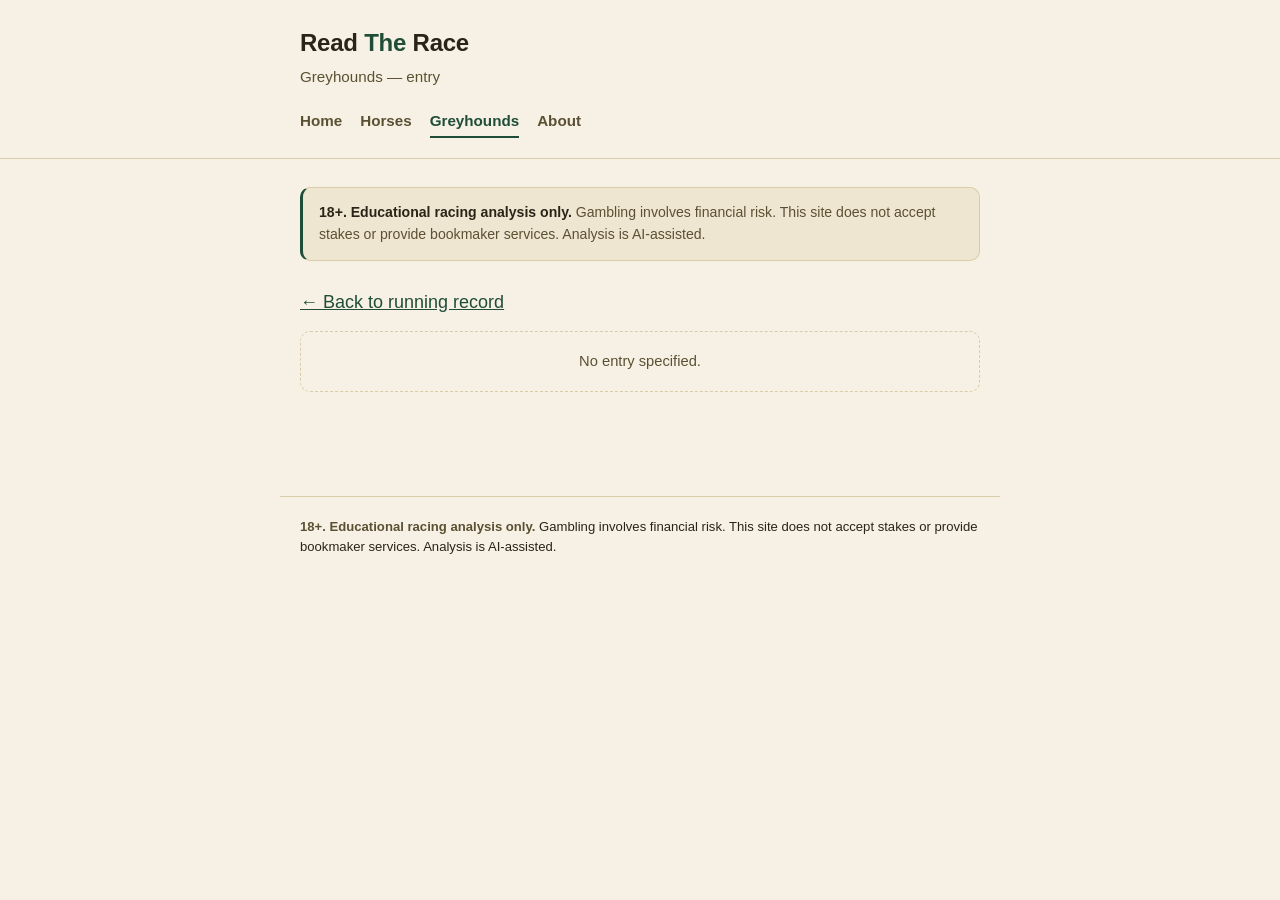
<file: greyhounds/entry.html>
<!doctype html>
<html lang="en">
<head>
<meta charset="utf-8">
<meta name="viewport" content="width=device-width, initial-scale=1">
<title>Entry — Read The Race</title>
<meta name="description" content="A single greyhound racing entry, recorded under Read The Race greyhound framework v2.0.">
<link rel="stylesheet" href="../assets/css/style.css">
</head>
<body>

<header class="site-header">
  <div class="container">
    <a class="site-title" href="../index.html">Read <span>The</span> Race</a>
    <p class="site-tagline">Greyhounds — entry</p>
    <nav class="site-nav">
      <a href="../index.html">Home</a>
      <a href="../horses/index.html">Horses</a>
      <a href="index.html" class="active">Greyhounds</a>
      <a href="../about.html">About</a>
    </nav>
  </div>
</header>

<main class="container">

  <div class="notice">
    <strong>18+. Educational racing analysis only.</strong> Gambling involves
    financial risk. This site does not accept stakes or provide bookmaker
    services. Analysis is AI-assisted.
  </div>

  <p><a href="index.html">← Back to running record</a></p>

  <div id="entry-root">
    <div class="empty-state">Loading entry…</div>
  </div>

</main>

<footer class="site-footer">
  <p><strong>18+. Educational racing analysis only.</strong> Gambling
  involves financial risk. This site does not accept stakes or provide
  bookmaker services. Analysis is AI-assisted.</p>
</footer>

<script src="../assets/js/csv.js"></script>
<script src="../assets/js/markdown.js"></script>
<script src="../assets/js/site.js"></script>
<script>
  (async () => {
    const params = new URLSearchParams(window.location.search);
    const file = params.get("file");
    const root = document.getElementById("entry-root");
    if (!file || !/^\d{4}\/\d{2}-\d{2}\/[a-z0-9-]+\.md$/.test(file)) {
      root.innerHTML = '<div class="empty-state">No entry specified.</div>';
      return;
    }
    const [corrections, rows] = await Promise.all([
      loadCorrections("../CORRECTIONS.md"),
      loadCSVRows("results.csv"),
    ]);
    const overlay = rows.find((row) => row.entry_file === `greyhounds/entries/${file}`);
    await loadEntryInto(root, `entries/${file}`, "track", { corrections, overlay });
  })();
</script>

</body>
</html>
</file>
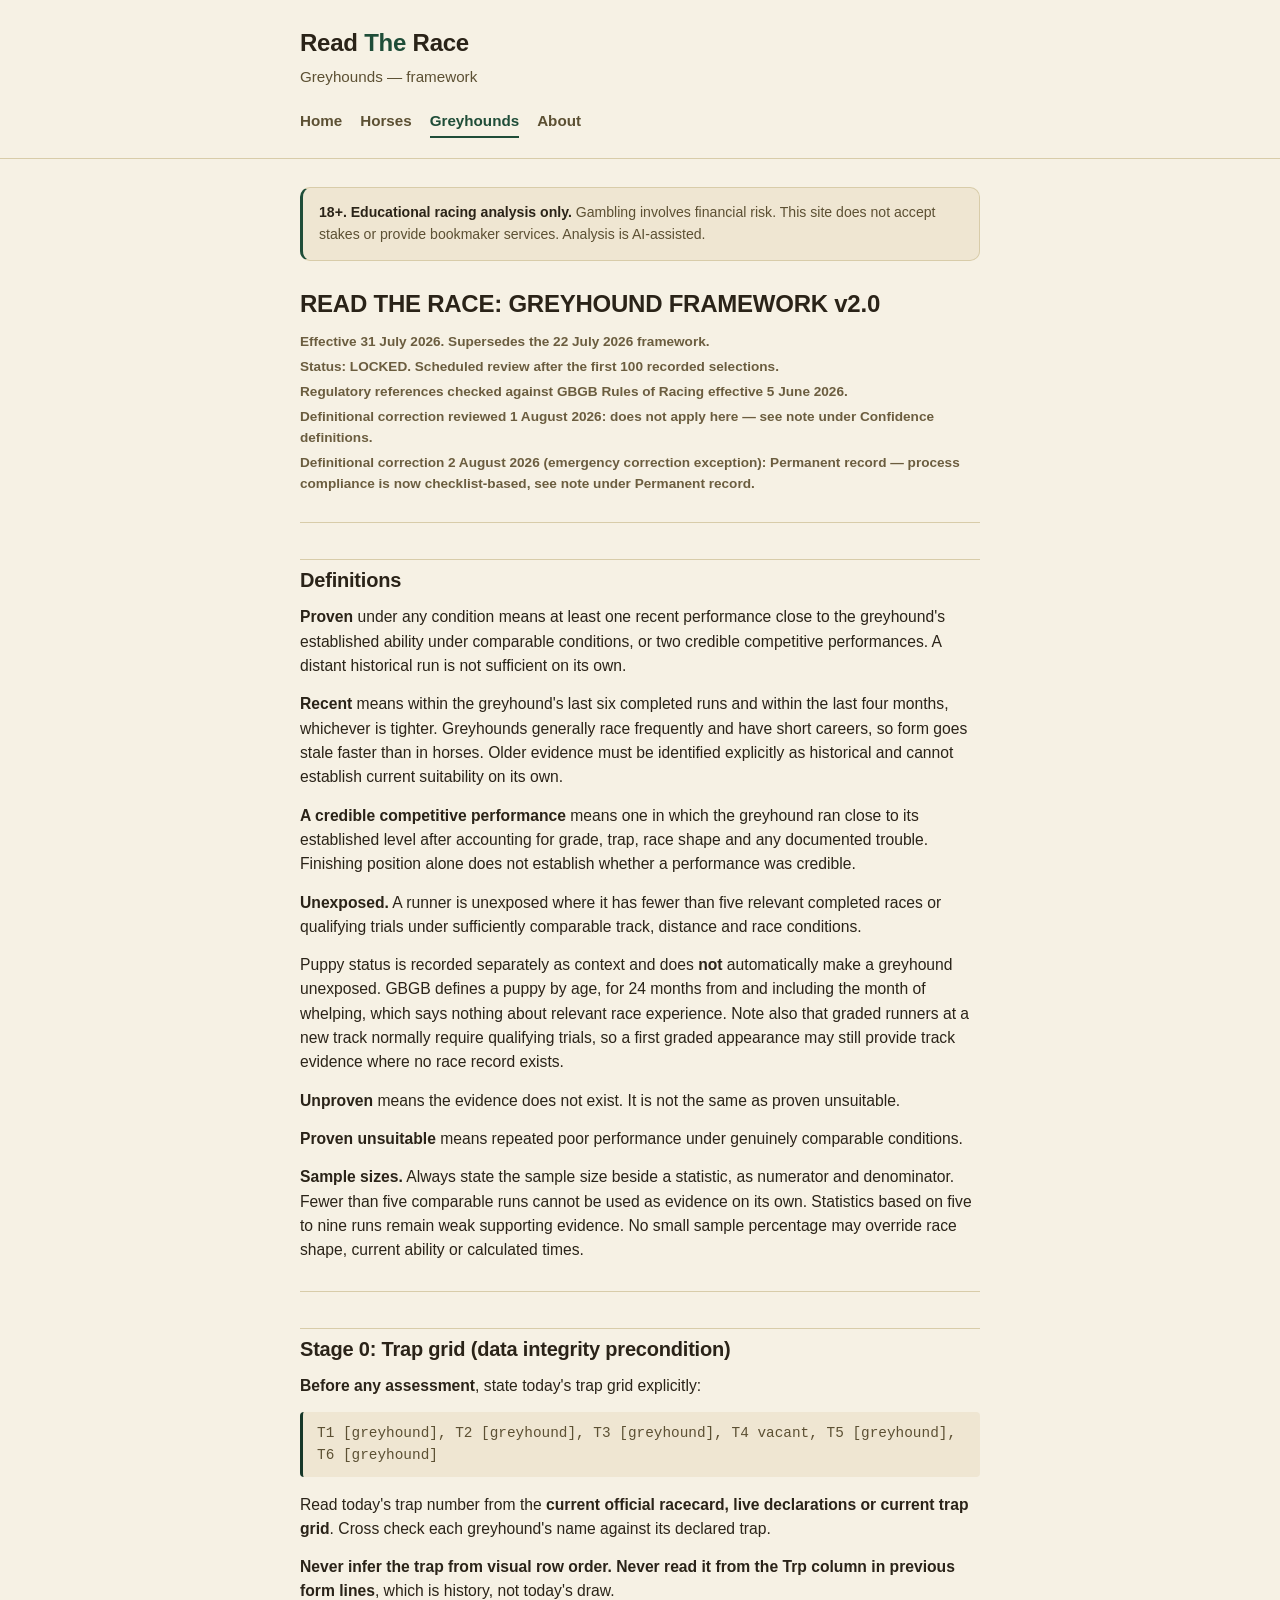
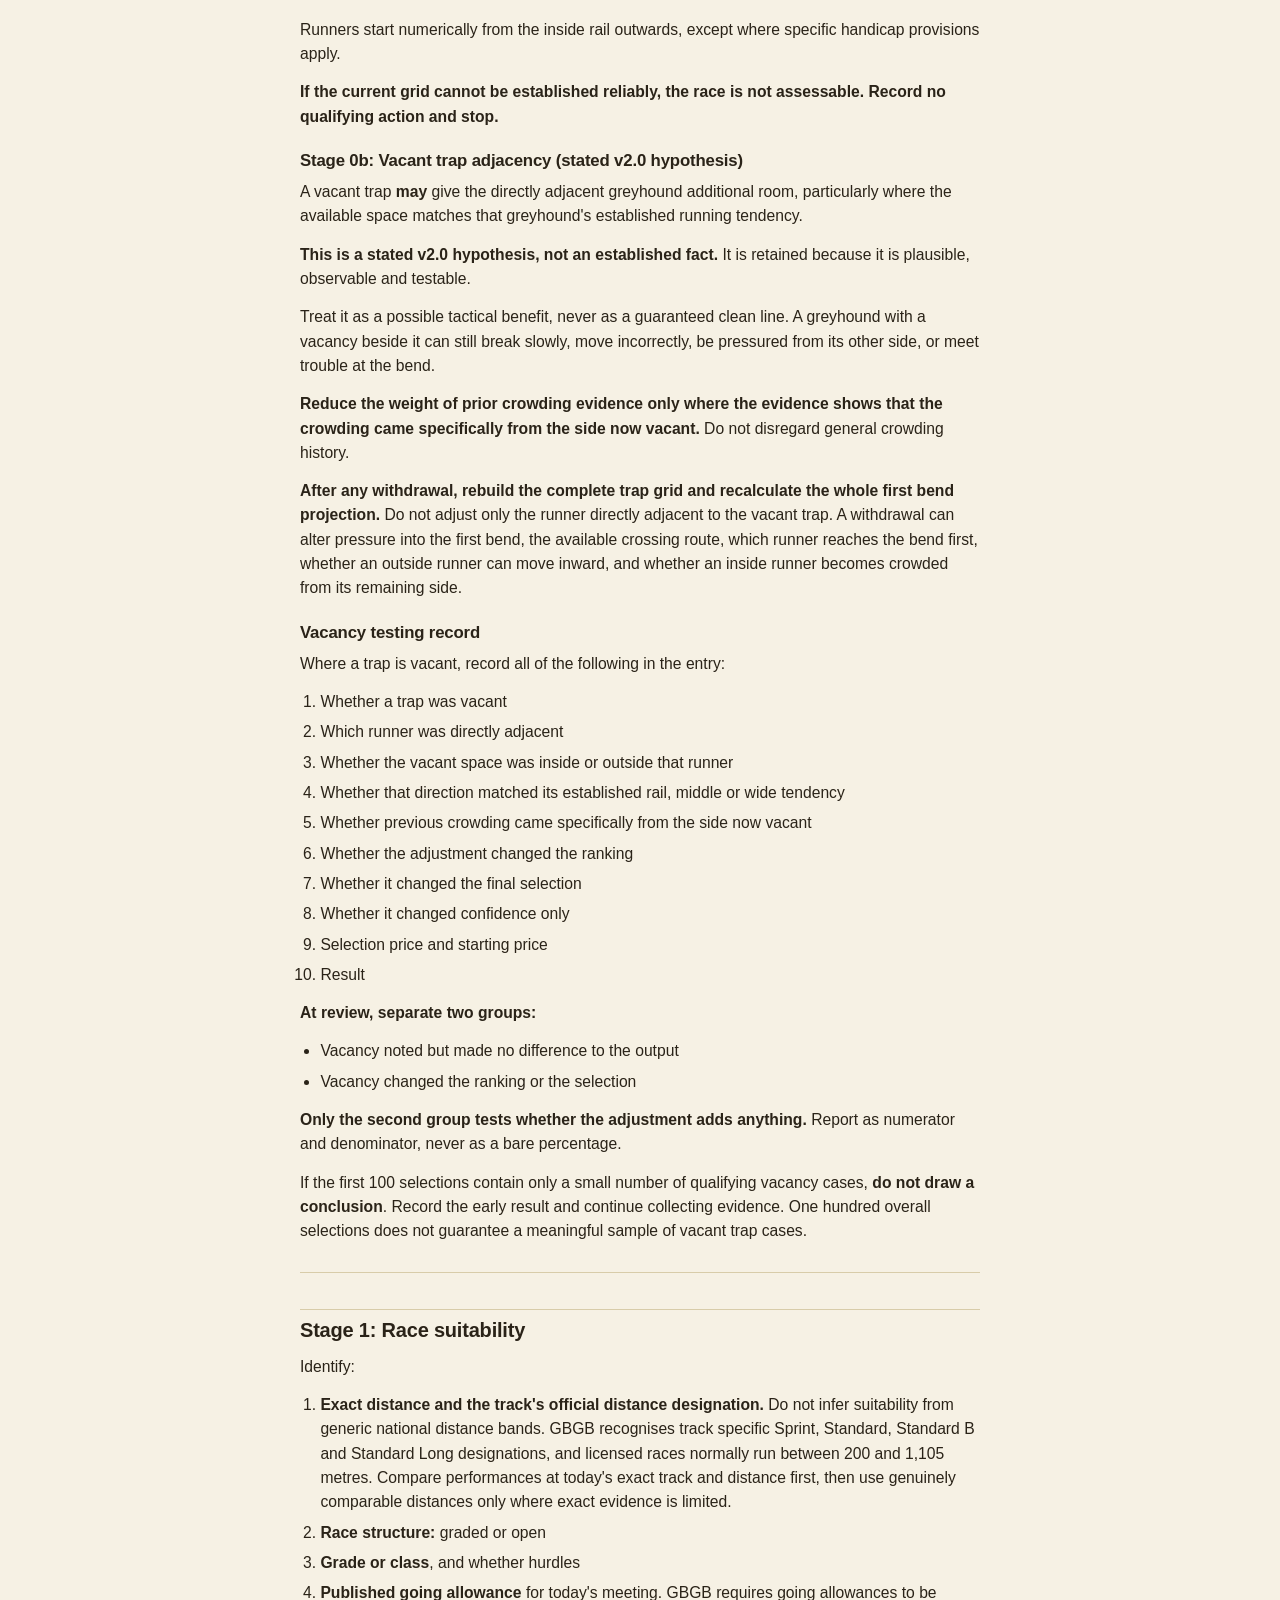
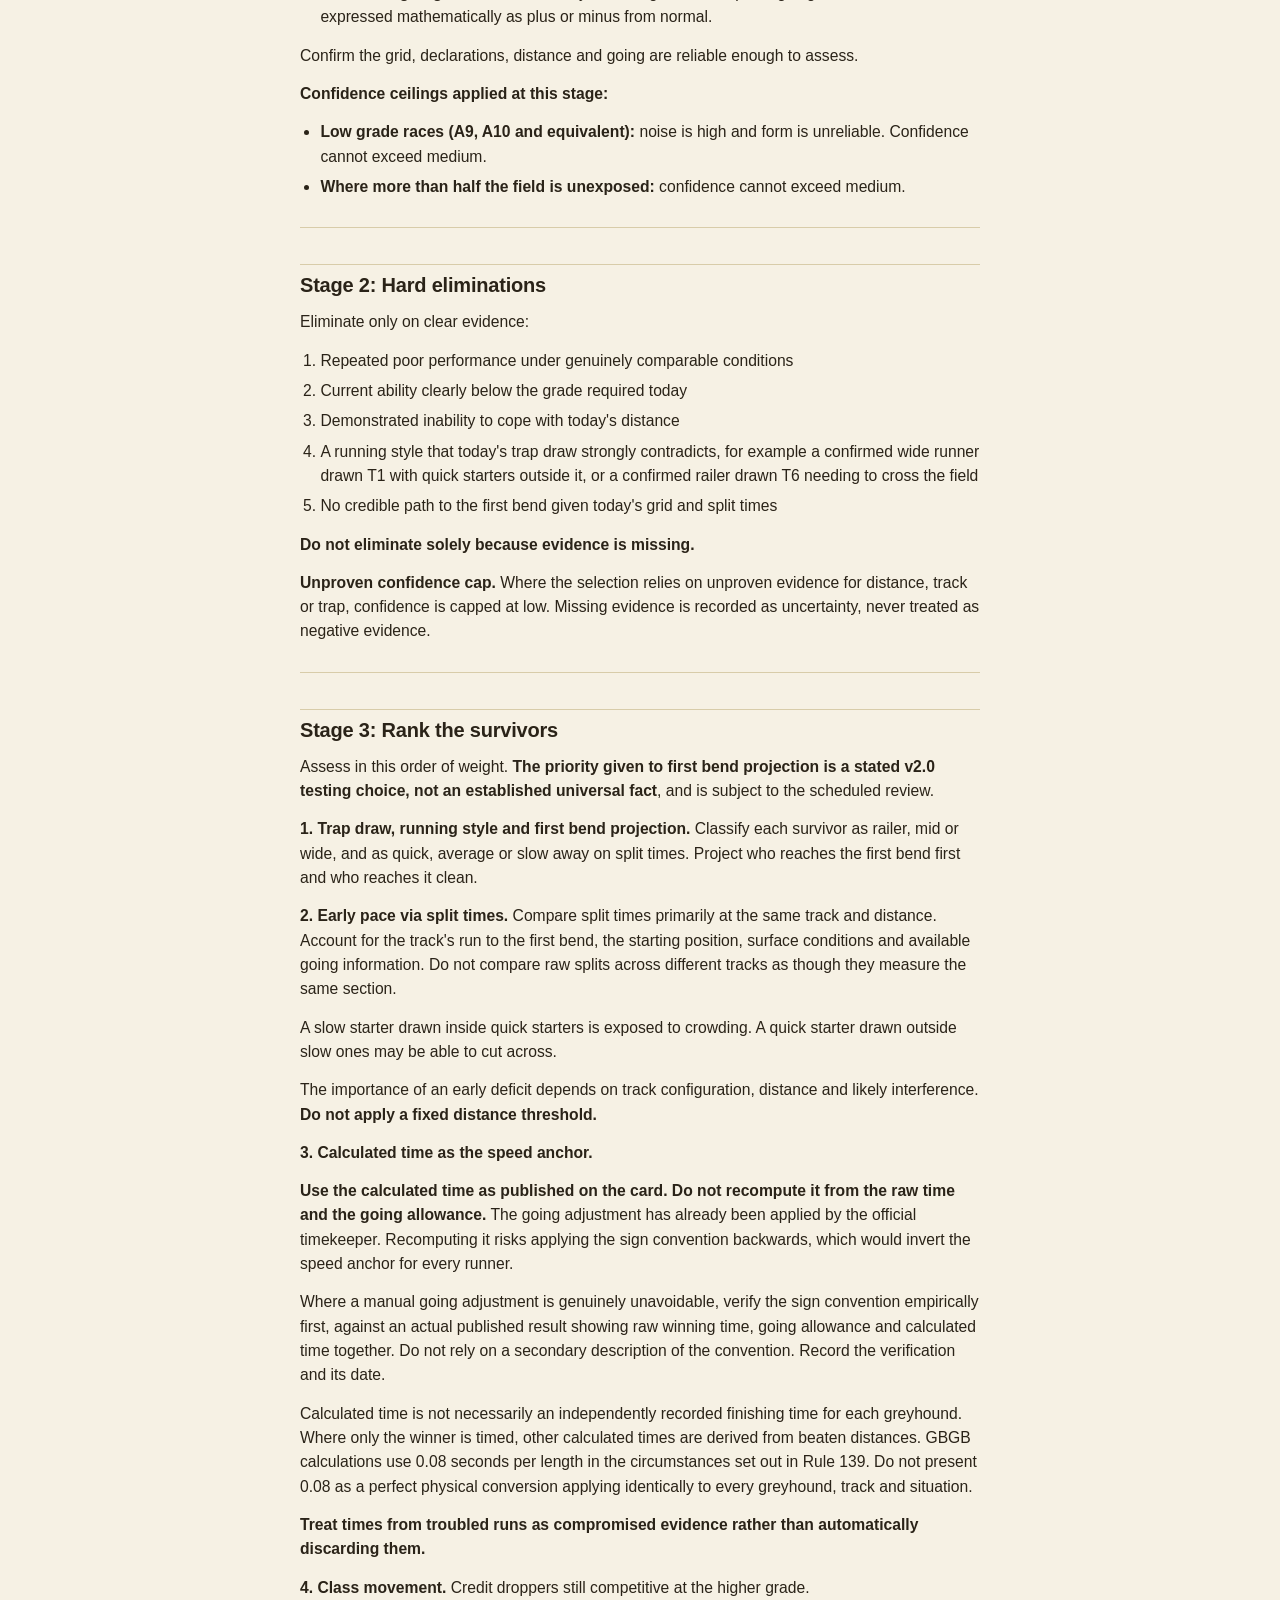
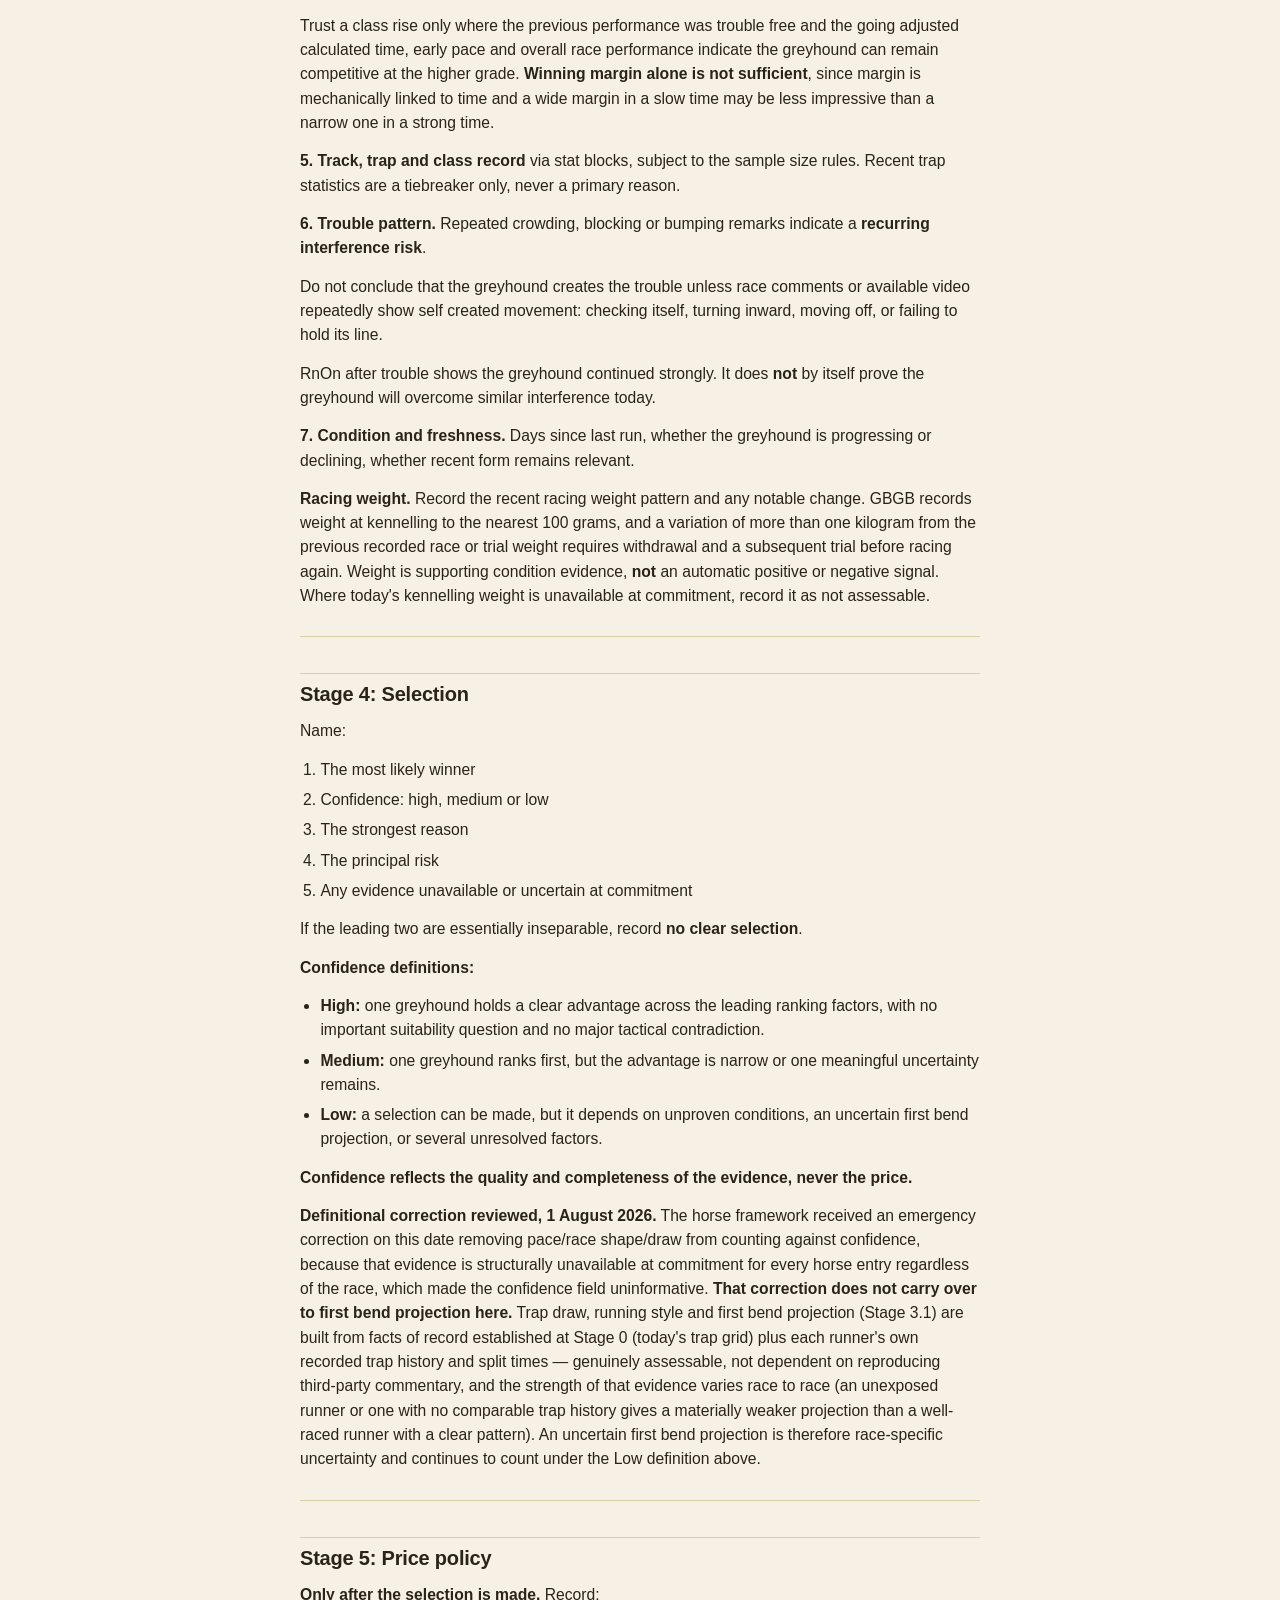
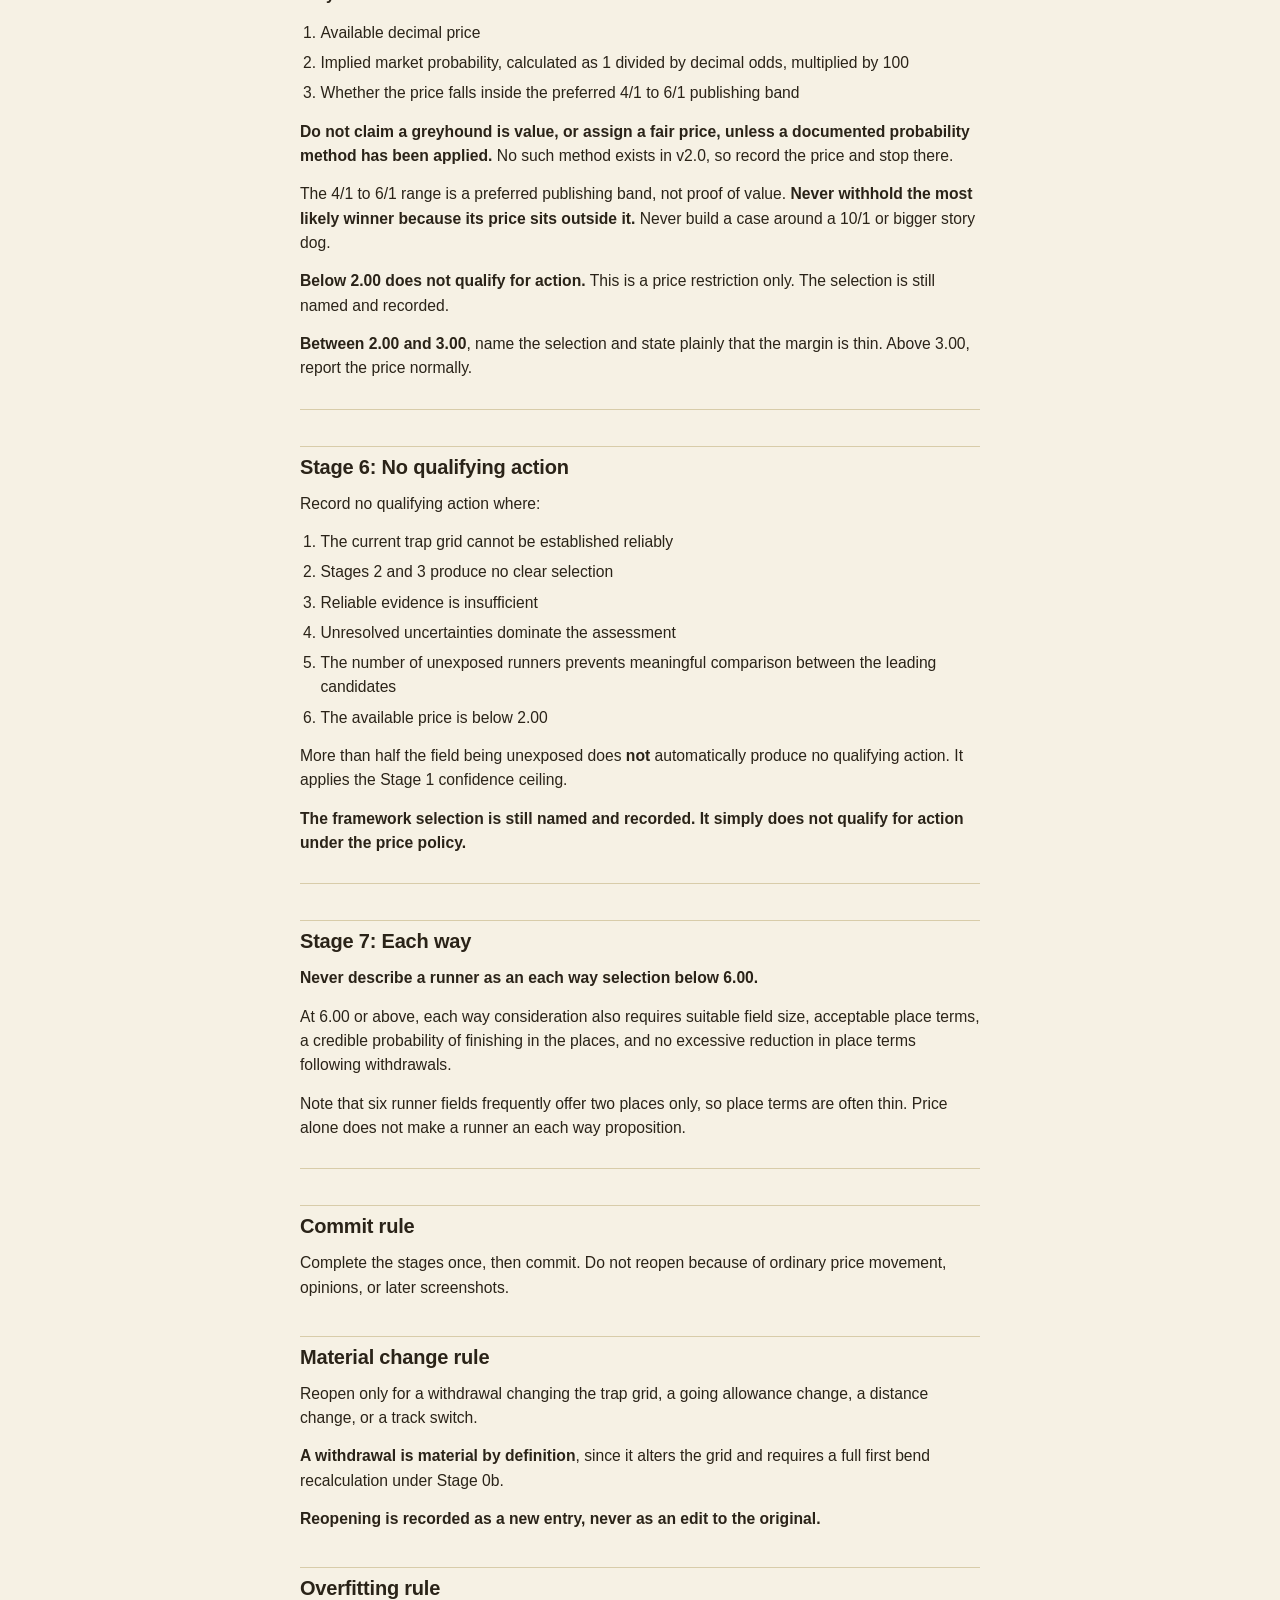
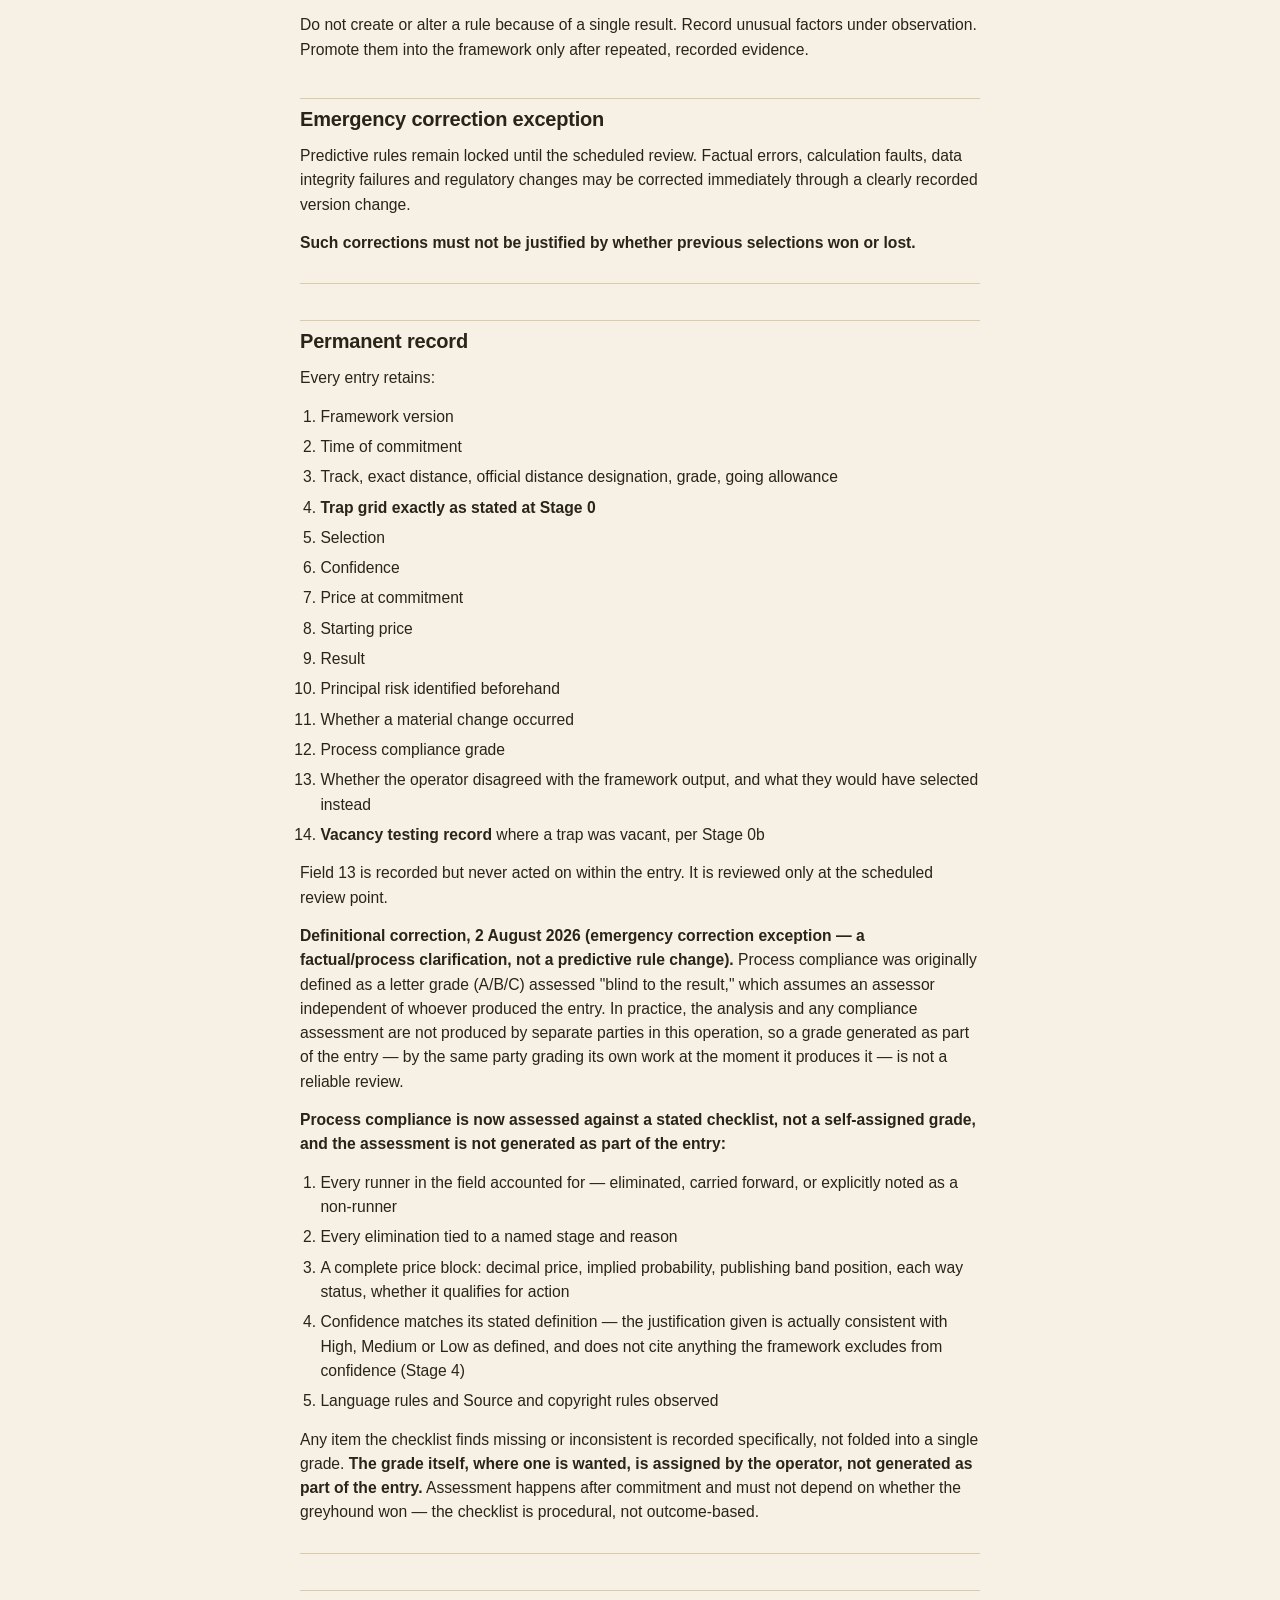
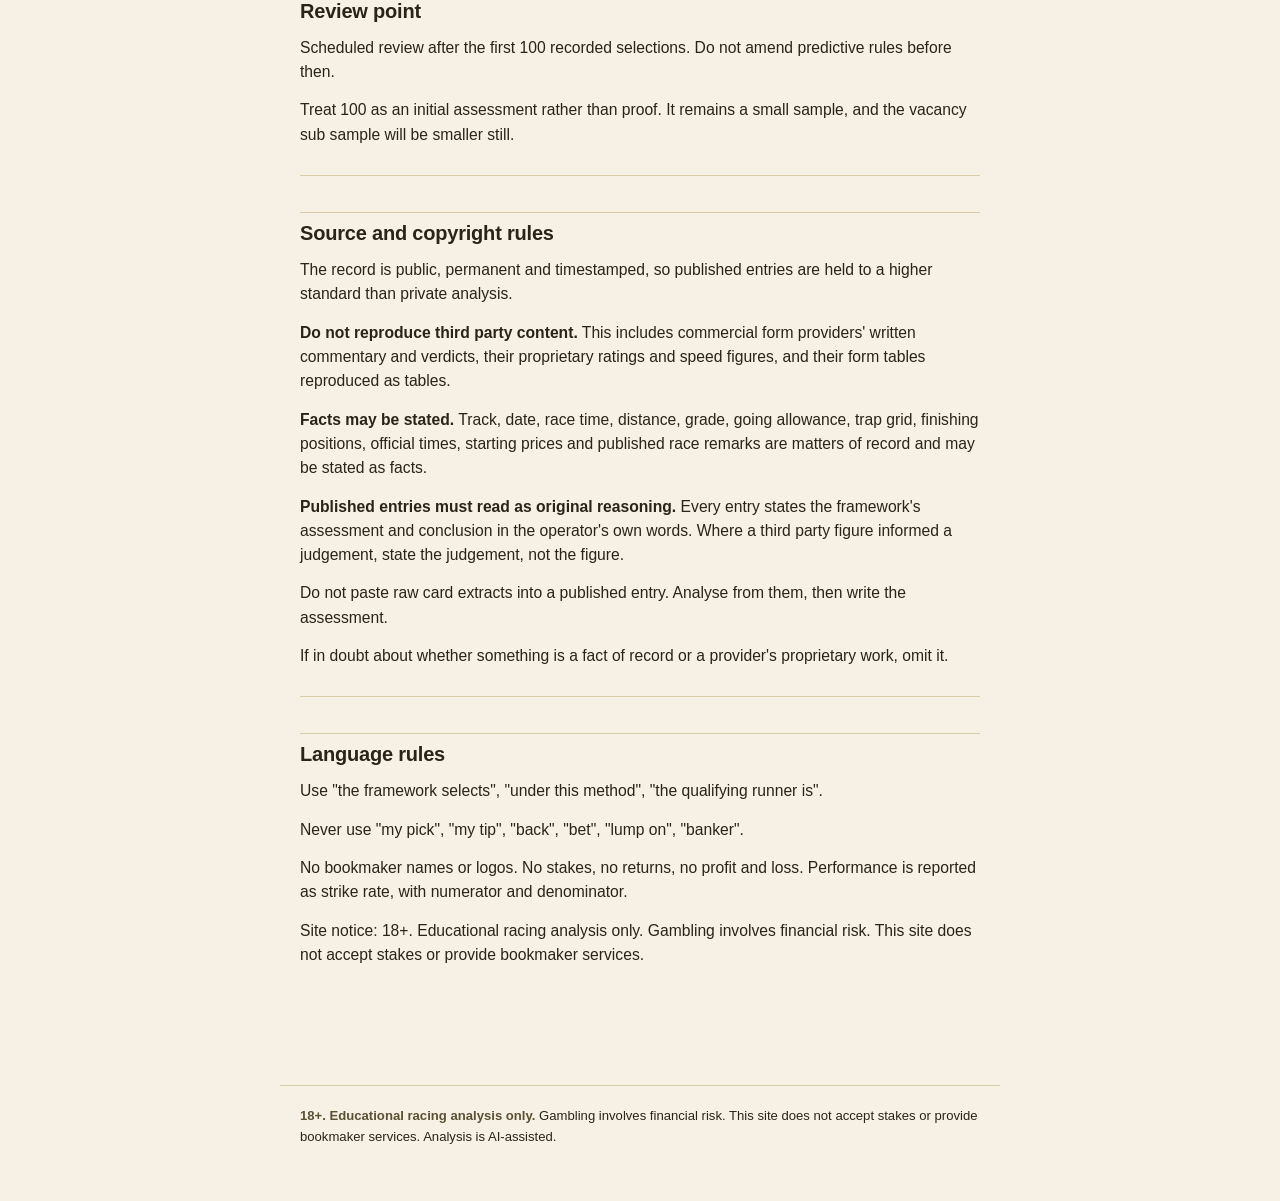
<file: greyhounds/framework.html>
<!doctype html>
<html lang="en">
<head>
<meta charset="utf-8">
<meta name="viewport" content="width=device-width, initial-scale=1">
<title>Greyhound framework v2.0 — Read The Race</title>
<meta name="description" content="The locked, versioned framework applied to every greyhound racing entry on Read The Race.">
<link rel="stylesheet" href="../assets/css/style.css">
</head>
<body>

<header class="site-header">
  <div class="container">
    <a class="site-title" href="../index.html">Read <span>The</span> Race</a>
    <p class="site-tagline">Greyhounds — framework</p>
    <nav class="site-nav">
      <a href="../index.html">Home</a>
      <a href="../horses/index.html">Horses</a>
      <a href="index.html" class="active">Greyhounds</a>
      <a href="../about.html">About</a>
    </nav>
  </div>
</header>

<main class="container">

  <div class="notice">
    <strong>18+. Educational racing analysis only.</strong> Gambling involves
    financial risk. This site does not accept stakes or provide bookmaker
    services. Analysis is AI-assisted.
  </div>

  <div id="framework-content" class="prose">
    <div class="empty-state">Loading framework…</div>
  </div>

</main>

<footer class="site-footer">
  <p><strong>18+. Educational racing analysis only.</strong> Gambling
  involves financial risk. This site does not accept stakes or provide
  bookmaker services. Analysis is AI-assisted.</p>
</footer>

<script src="../assets/js/csv.js"></script>
<script src="../assets/js/markdown.js"></script>
<script src="../assets/js/site.js"></script>
<script>
  loadFrameworkInto(document.getElementById("framework-content"), "../frameworks/GREYHOUND-FRAMEWORK-v2.0.md");
</script>

</body>
</html>
</file>
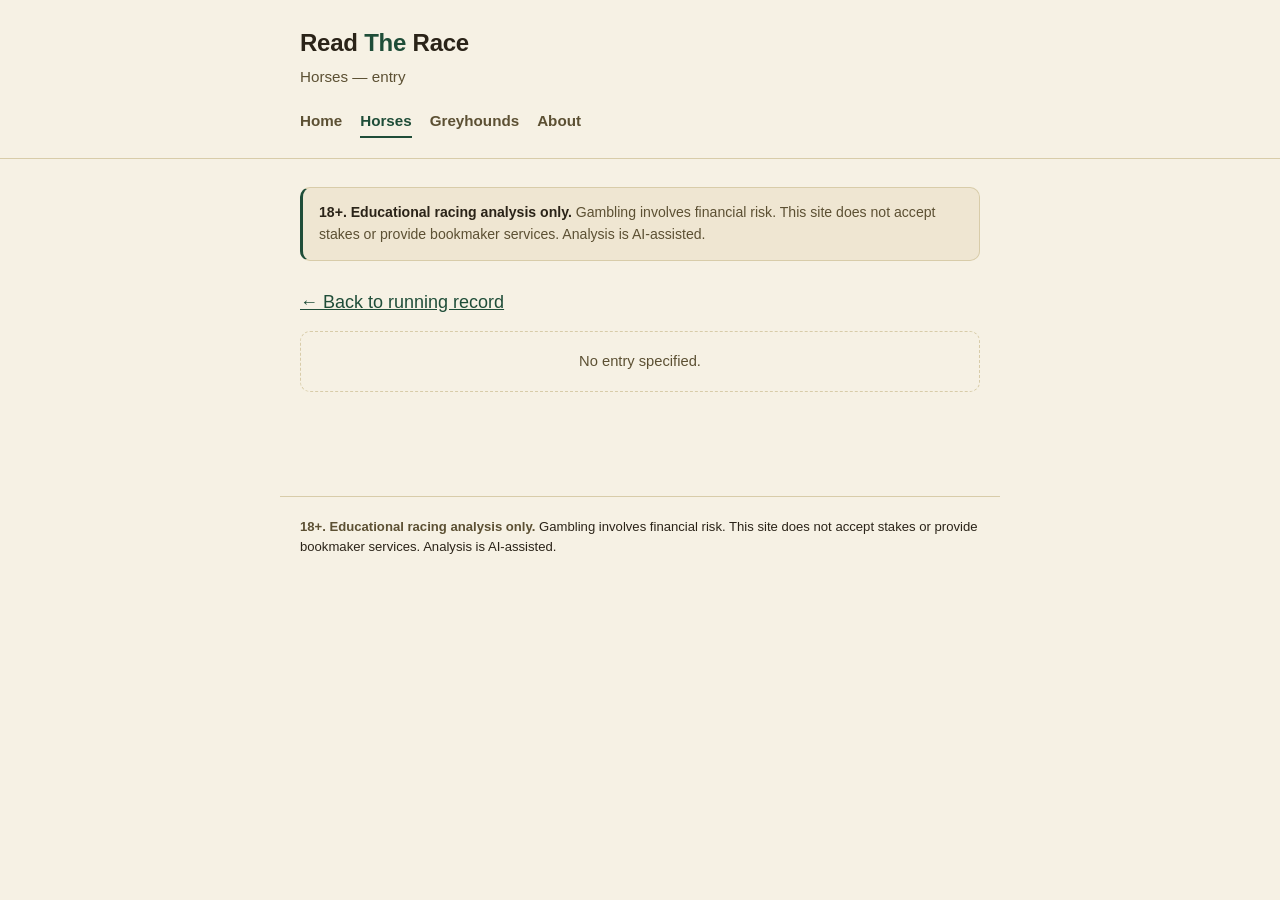
<file: horses/entry.html>
<!doctype html>
<html lang="en">
<head>
<meta charset="utf-8">
<meta name="viewport" content="width=device-width, initial-scale=1">
<title>Entry — Read The Race</title>
<meta name="description" content="A single horse racing entry, recorded under Read The Race horse framework v2.0.">
<link rel="stylesheet" href="../assets/css/style.css">
</head>
<body>

<header class="site-header">
  <div class="container">
    <a class="site-title" href="../index.html">Read <span>The</span> Race</a>
    <p class="site-tagline">Horses — entry</p>
    <nav class="site-nav">
      <a href="../index.html">Home</a>
      <a href="index.html" class="active">Horses</a>
      <a href="../greyhounds/index.html">Greyhounds</a>
      <a href="../about.html">About</a>
    </nav>
  </div>
</header>

<main class="container">

  <div class="notice">
    <strong>18+. Educational racing analysis only.</strong> Gambling involves
    financial risk. This site does not accept stakes or provide bookmaker
    services. Analysis is AI-assisted.
  </div>

  <p><a href="index.html">← Back to running record</a></p>

  <div id="entry-root">
    <div class="empty-state">Loading entry…</div>
  </div>

</main>

<footer class="site-footer">
  <p><strong>18+. Educational racing analysis only.</strong> Gambling
  involves financial risk. This site does not accept stakes or provide
  bookmaker services. Analysis is AI-assisted.</p>
</footer>

<script src="../assets/js/csv.js"></script>
<script src="../assets/js/markdown.js"></script>
<script src="../assets/js/site.js"></script>
<script>
  (async () => {
    const params = new URLSearchParams(window.location.search);
    const file = params.get("file");
    const root = document.getElementById("entry-root");
    if (!file || !/^\d{4}\/\d{2}-\d{2}\/[a-z0-9-]+\.md$/.test(file)) {
      root.innerHTML = '<div class="empty-state">No entry specified.</div>';
      return;
    }
    const [corrections, rows] = await Promise.all([
      loadCorrections("../CORRECTIONS.md"),
      loadCSVRows("results.csv"),
    ]);
    const overlay = rows.find((row) => row.entry_file === `horses/entries/${file}`);
    await loadEntryInto(root, `entries/${file}`, "course", { corrections, overlay });
  })();
</script>

</body>
</html>
</file>
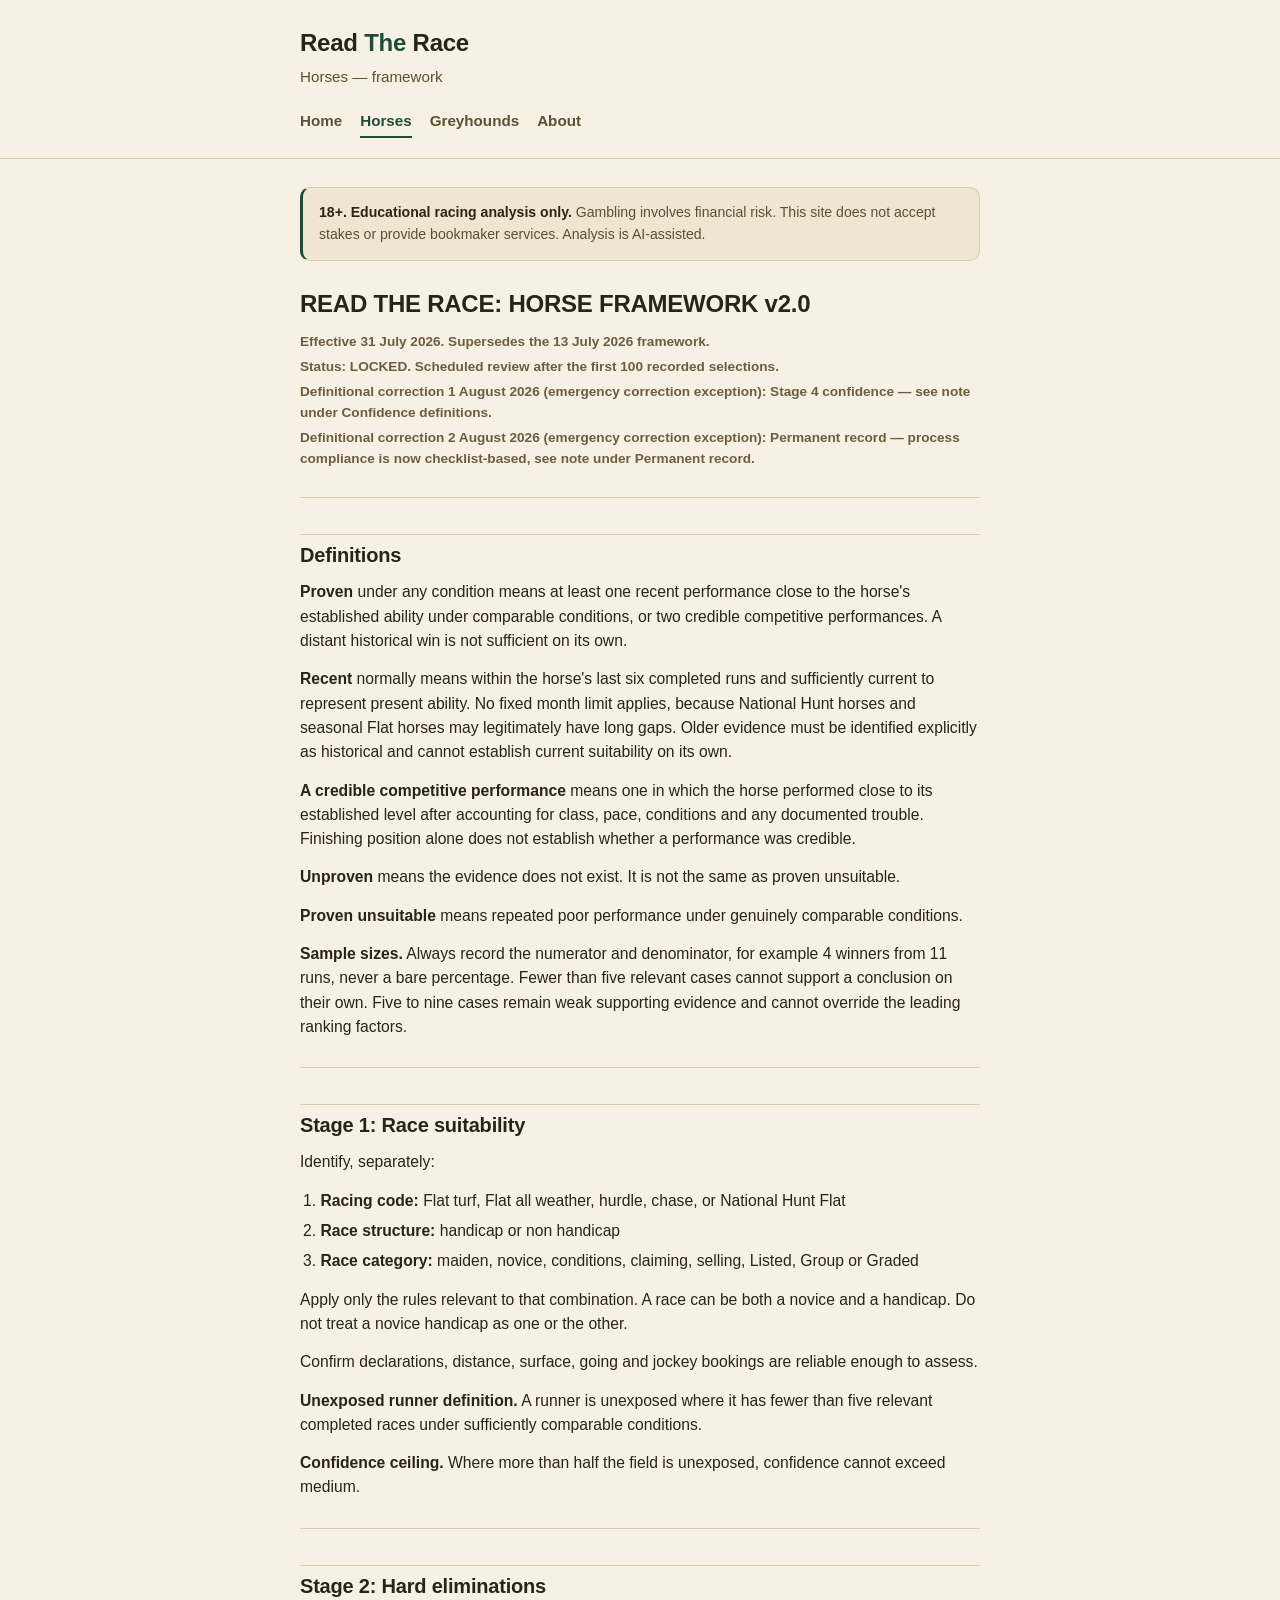
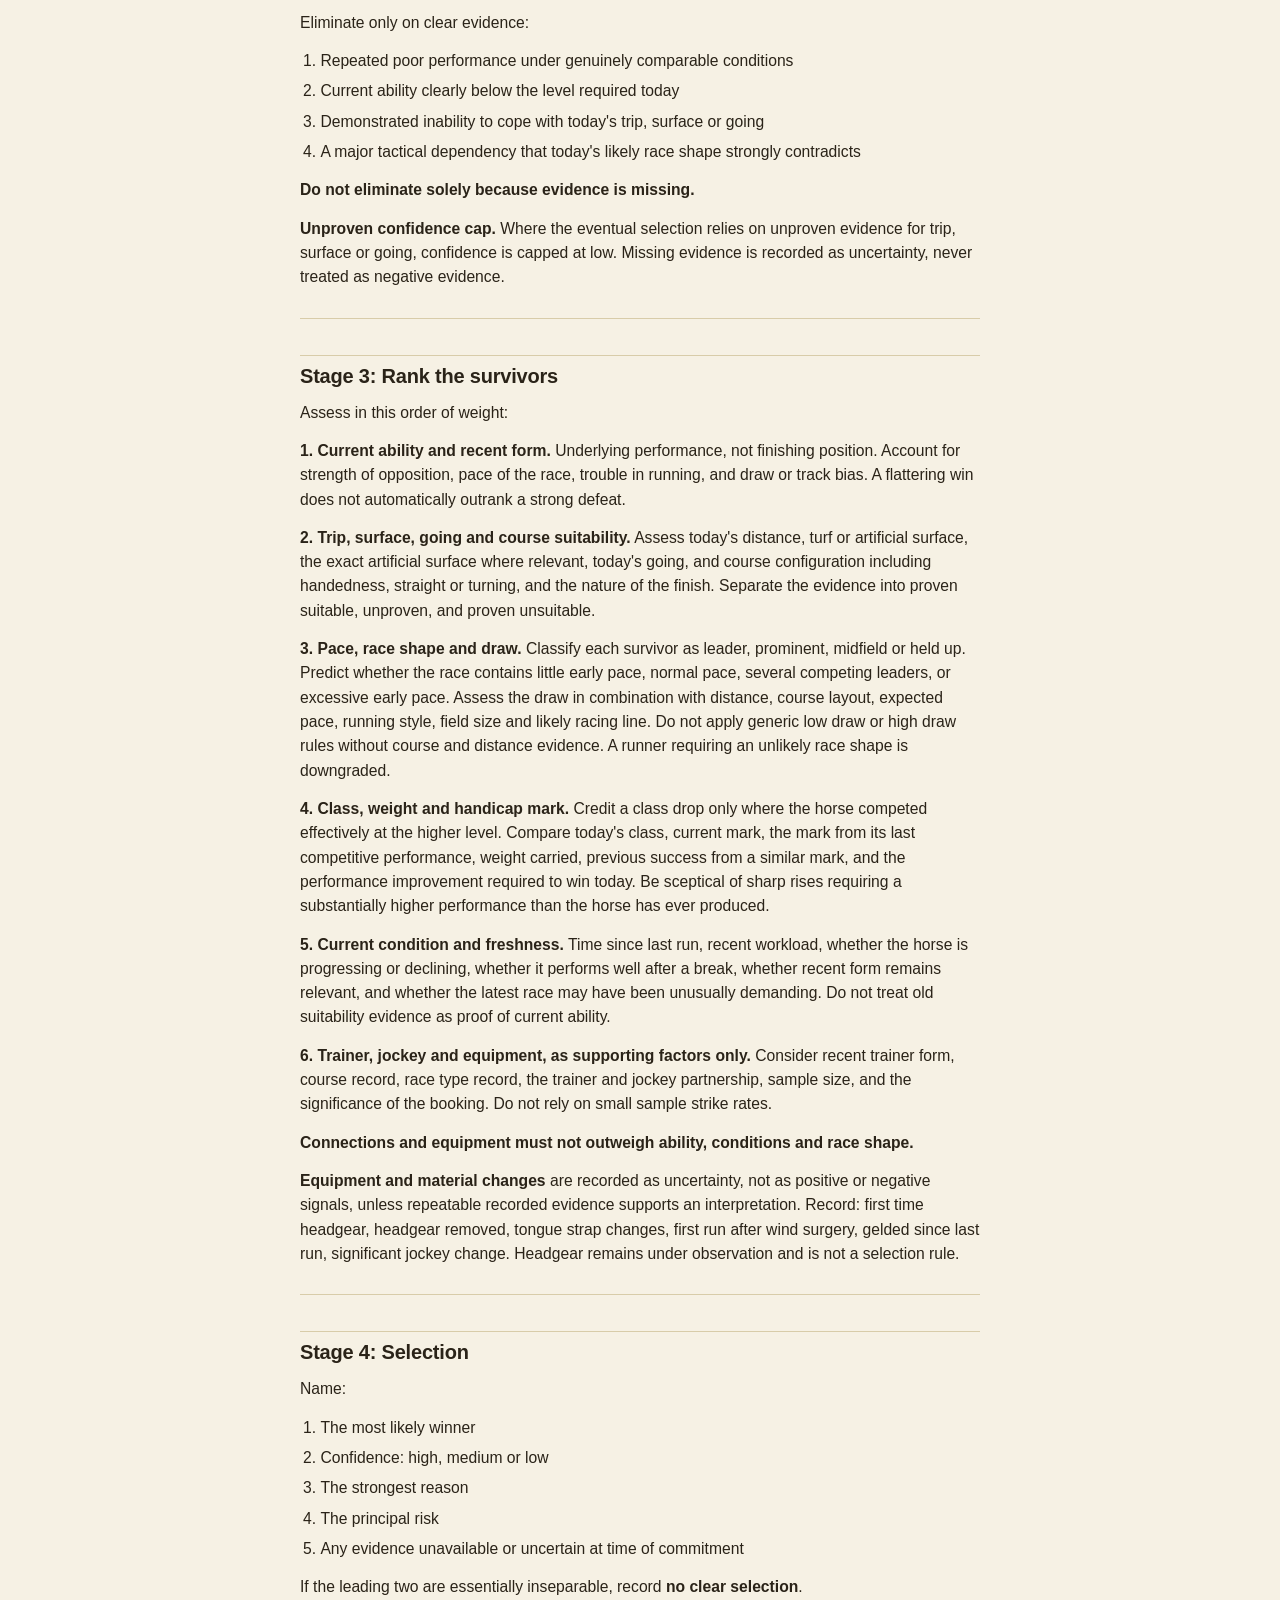
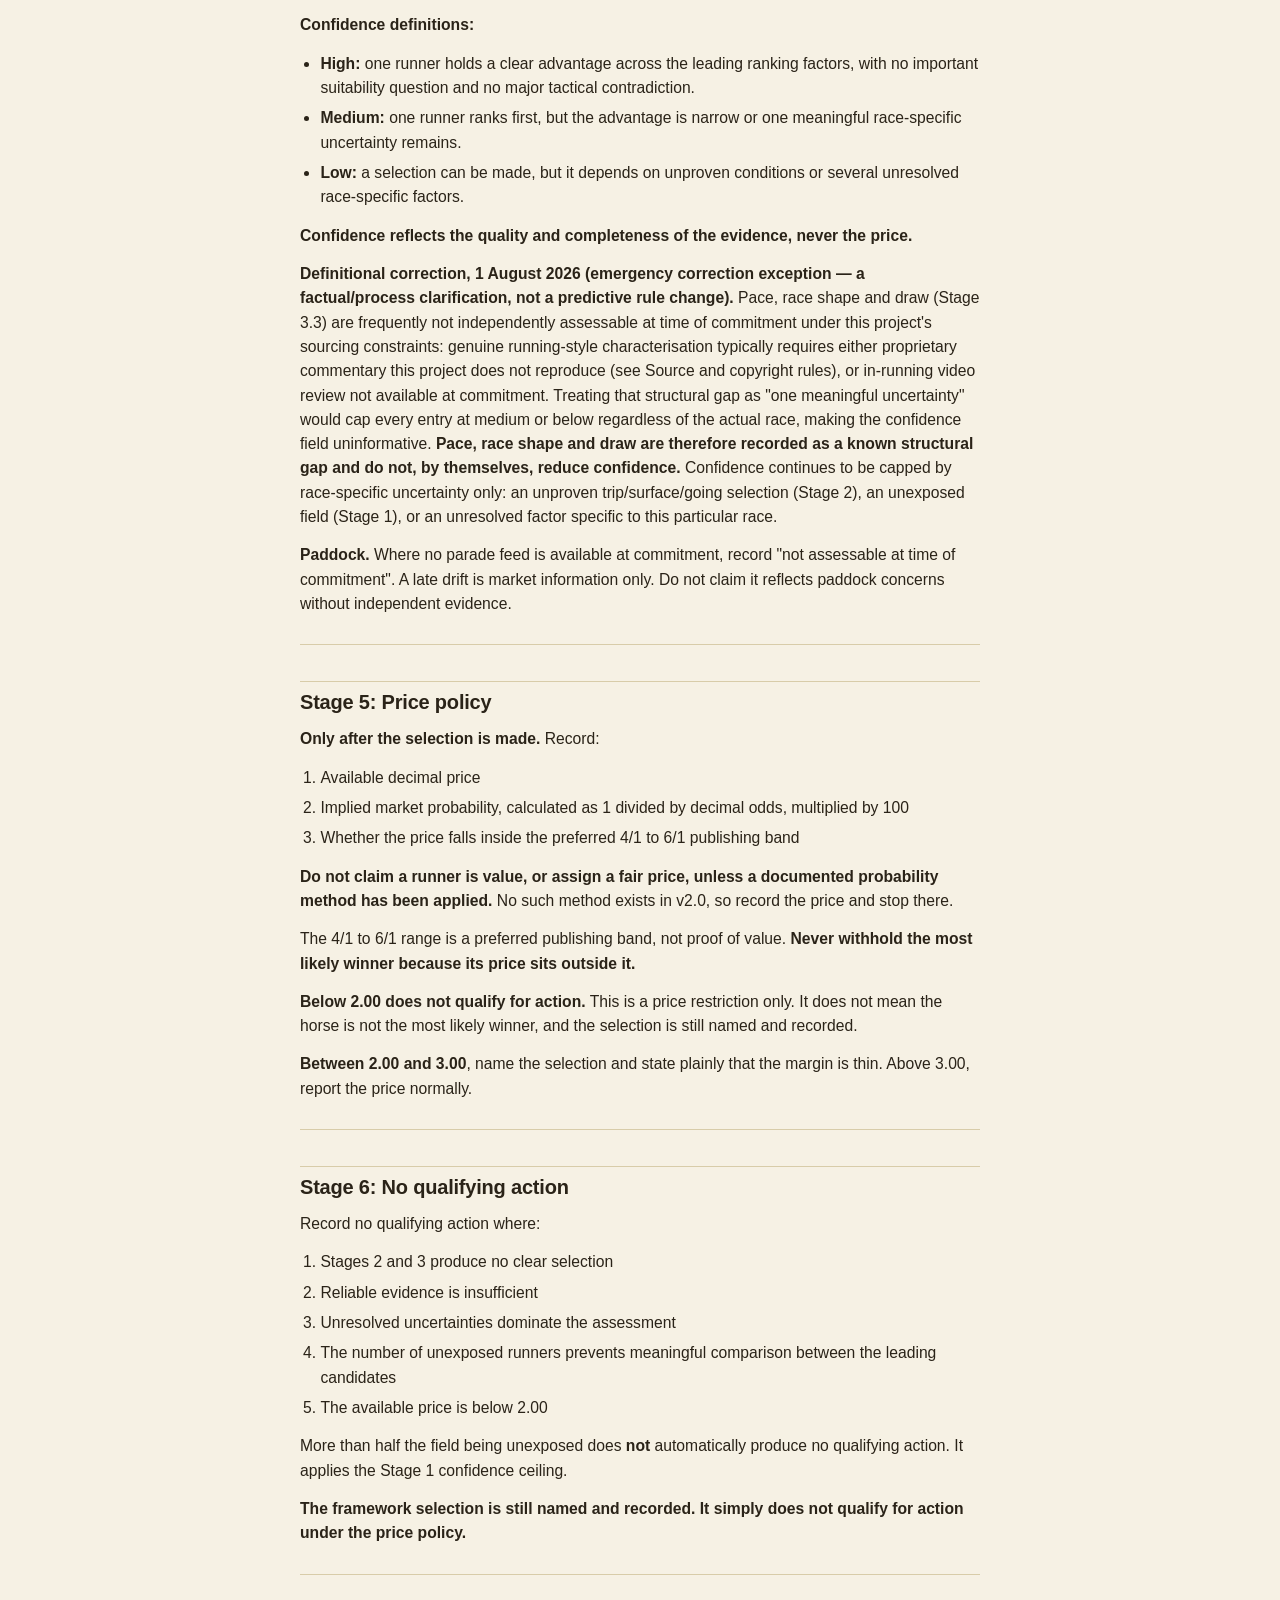
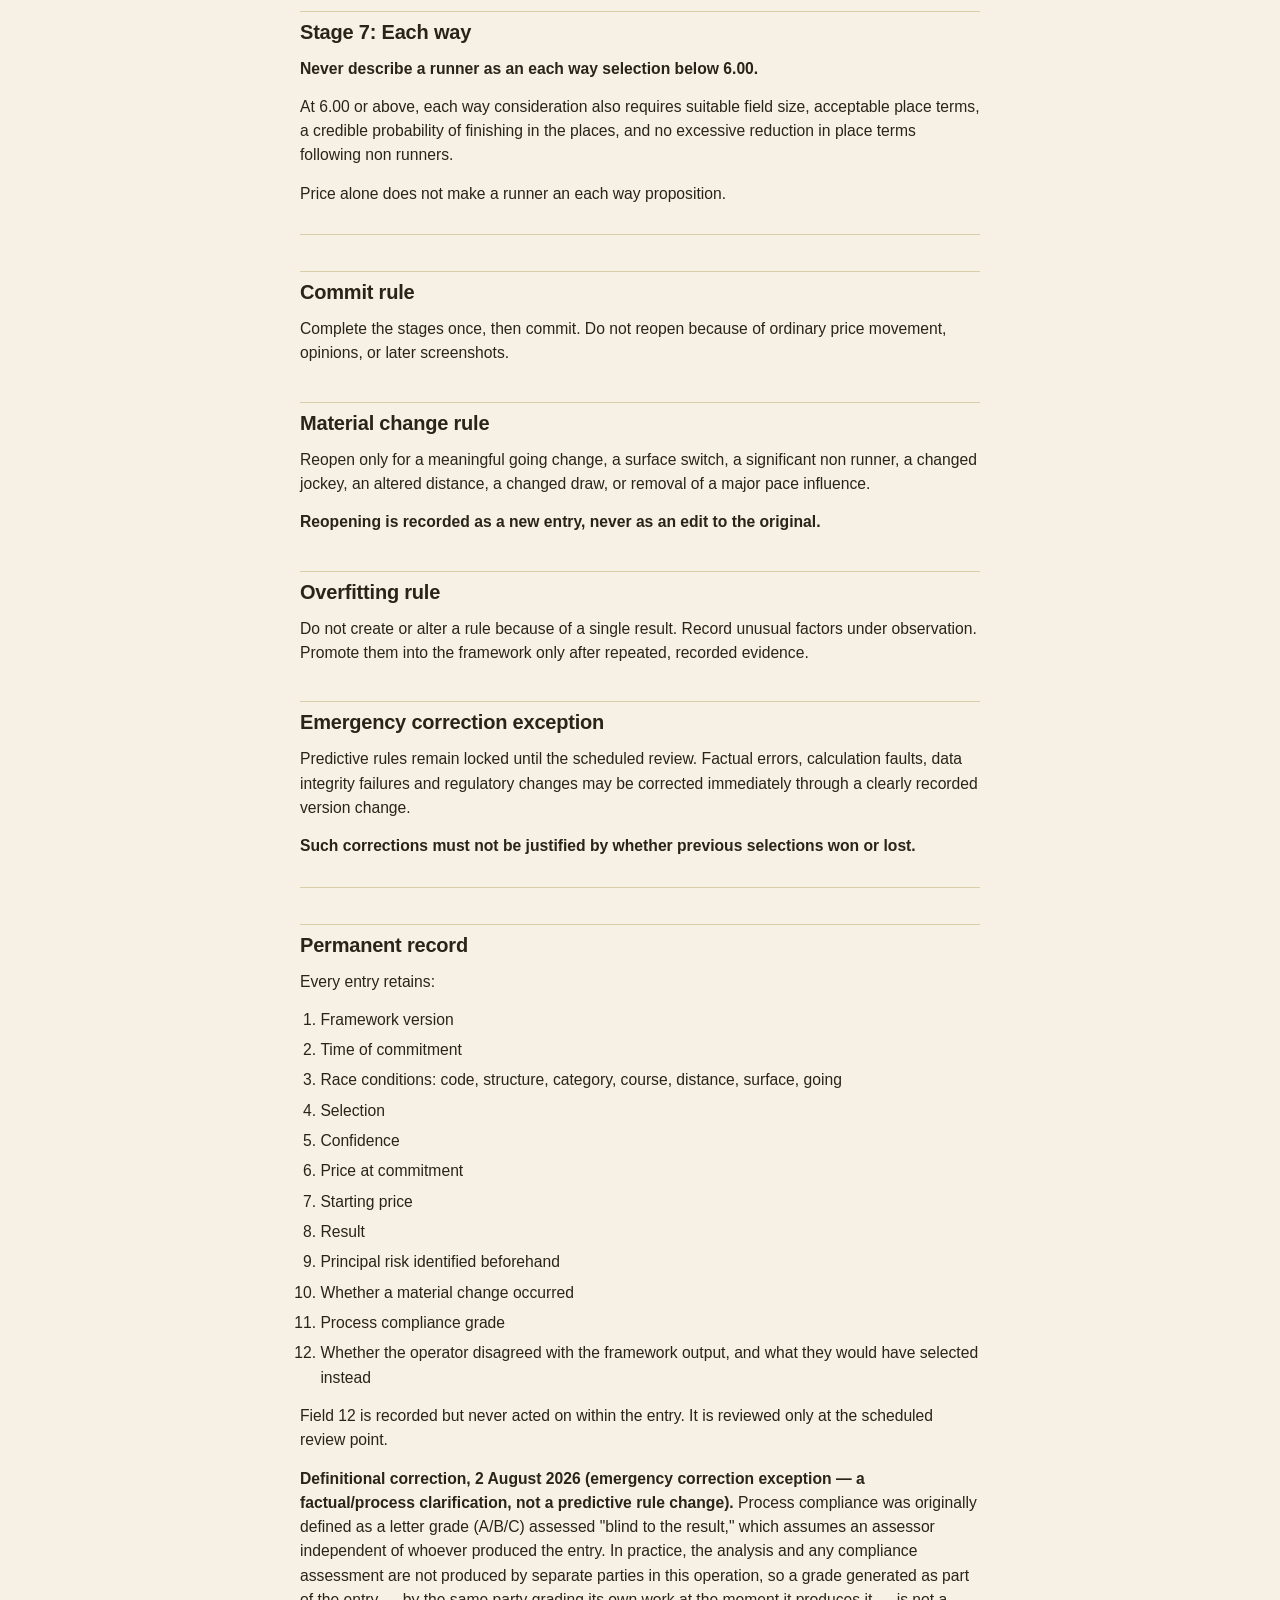
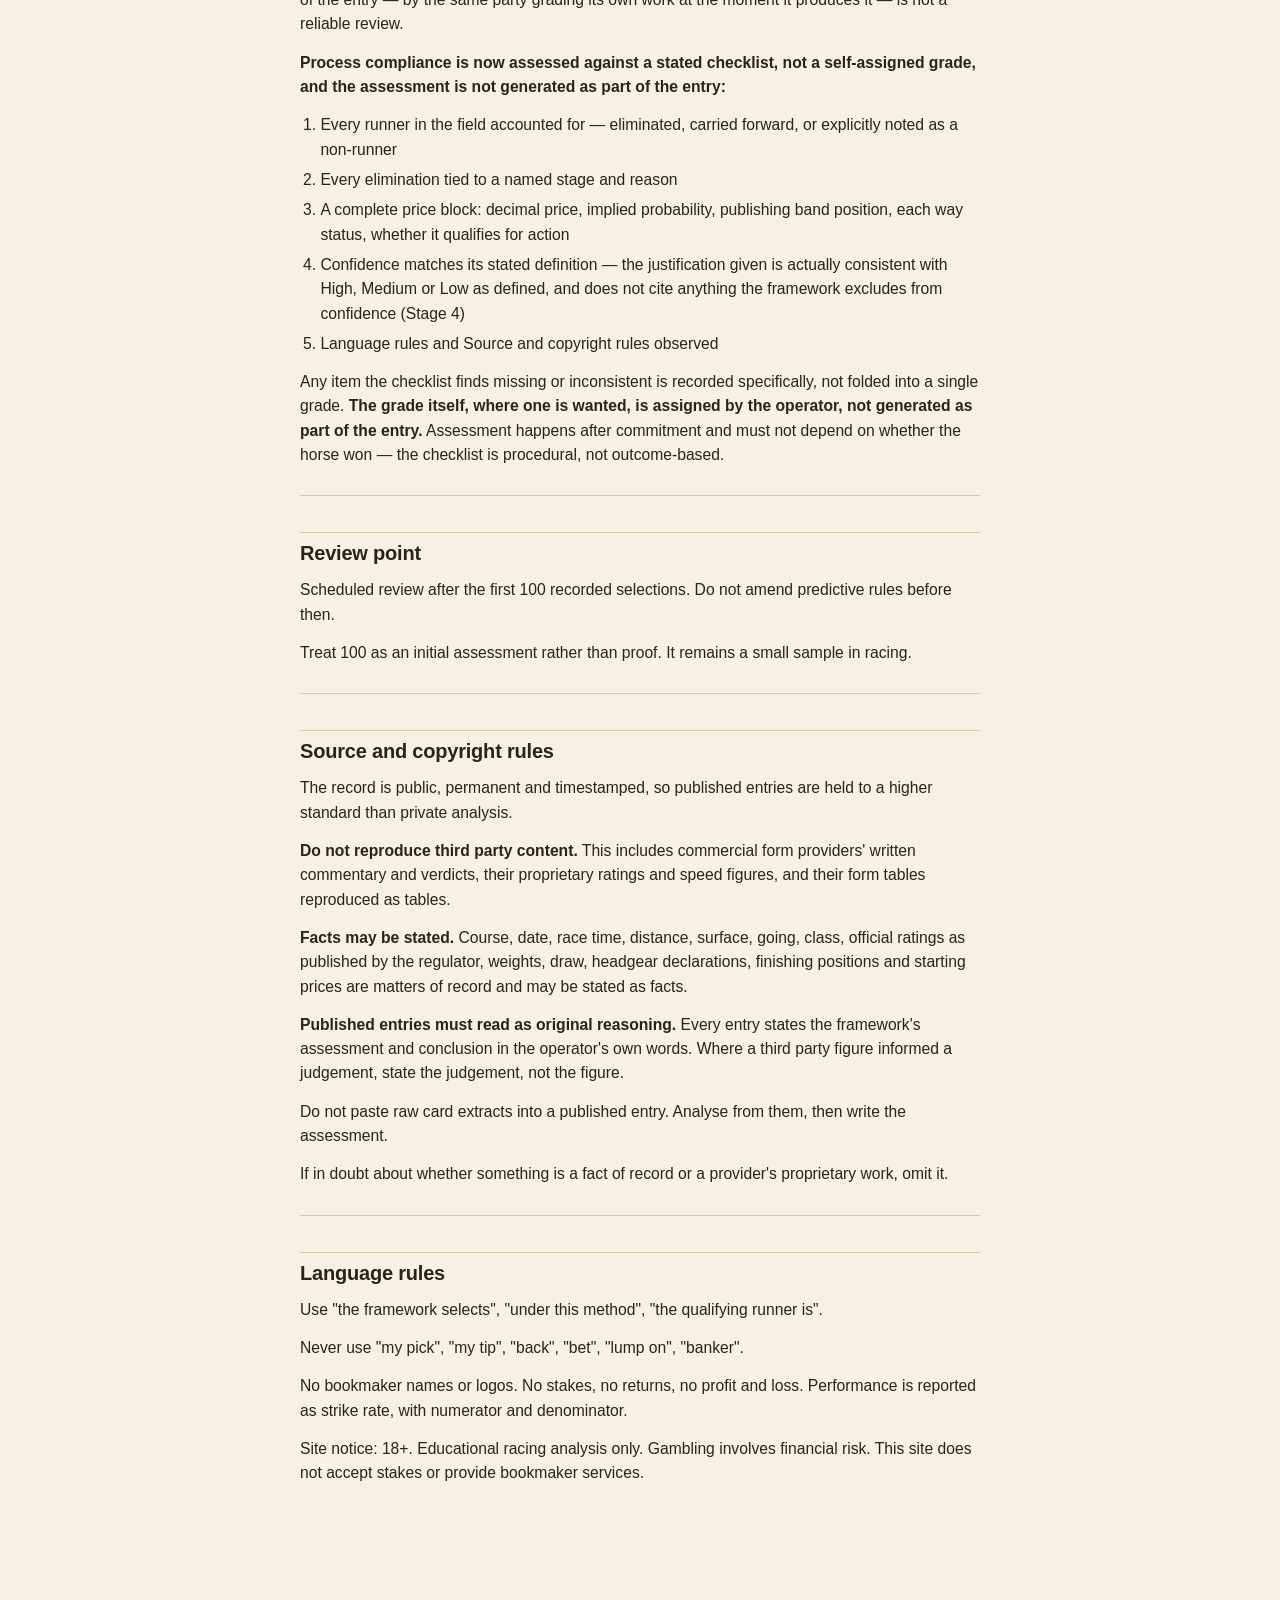
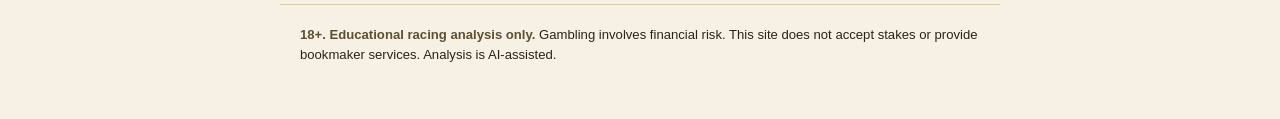
<file: horses/framework.html>
<!doctype html>
<html lang="en">
<head>
<meta charset="utf-8">
<meta name="viewport" content="width=device-width, initial-scale=1">
<title>Horse framework v2.0 — Read The Race</title>
<meta name="description" content="The locked, versioned framework applied to every horse racing entry on Read The Race.">
<link rel="stylesheet" href="../assets/css/style.css">
</head>
<body>

<header class="site-header">
  <div class="container">
    <a class="site-title" href="../index.html">Read <span>The</span> Race</a>
    <p class="site-tagline">Horses — framework</p>
    <nav class="site-nav">
      <a href="../index.html">Home</a>
      <a href="index.html" class="active">Horses</a>
      <a href="../greyhounds/index.html">Greyhounds</a>
      <a href="../about.html">About</a>
    </nav>
  </div>
</header>

<main class="container">

  <div class="notice">
    <strong>18+. Educational racing analysis only.</strong> Gambling involves
    financial risk. This site does not accept stakes or provide bookmaker
    services. Analysis is AI-assisted.
  </div>

  <div id="framework-content" class="prose">
    <div class="empty-state">Loading framework…</div>
  </div>

</main>

<footer class="site-footer">
  <p><strong>18+. Educational racing analysis only.</strong> Gambling
  involves financial risk. This site does not accept stakes or provide
  bookmaker services. Analysis is AI-assisted.</p>
</footer>

<script src="../assets/js/csv.js"></script>
<script src="../assets/js/markdown.js"></script>
<script src="../assets/js/site.js"></script>
<script>
  loadFrameworkInto(document.getElementById("framework-content"), "../frameworks/HORSE-FRAMEWORK-v2.0.md");
</script>

</body>
</html>
</file>
<file: assets/css/style.css>
/* Read The Race — shared stylesheet. Light racecourse theme, mobile-first. */

:root {
  --bg: #f6f1e4;
  --bg-raised: #efe6d2;
  --bg-card: #fffcf5;
  --border: #d8cca9;
  --row-divider: #c4b58a;
  --column-divider: #e2d9c1;
  --text: #2a2318;
  --text-dim: #5c5033;
  --text-faint: #6b5d3f;
  --accent: #1f4d38;
  --accent-dim: #163728;
  --win: #1f6b3d;
  --lose: #8c3a2b;
  --void: #8a7c58;
  --chart-track: #e6d9b8;
  --max-width: 720px;
  --radius: 10px;
}

* {
  box-sizing: border-box;
}

.sr-only {
  position: absolute;
  width: 1px;
  height: 1px;
  padding: 0;
  margin: -1px;
  overflow: hidden;
  clip: rect(0, 0, 0, 0);
  white-space: nowrap;
  border: 0;
}

html {
  -webkit-text-size-adjust: 100%;
}

body {
  margin: 0;
  background: var(--bg);
  color: var(--text);
  font-family: -apple-system, BlinkMacSystemFont, "Segoe UI", Roboto, Helvetica, Arial, sans-serif;
  font-size: 17px;
  line-height: 1.55;
  -webkit-font-smoothing: antialiased;
}

.container {
  max-width: var(--max-width);
  margin: 0 auto;
  padding: 0 20px 64px;
}

/* Header / nav */

.site-header {
  border-bottom: 1px solid var(--border);
  margin-bottom: 28px;
}

.site-header .container {
  padding-top: 24px;
  padding-bottom: 20px;
}

.site-title {
  display: block;
  font-size: 1.5rem;
  font-weight: 700;
  letter-spacing: -0.01em;
  color: var(--text);
  text-decoration: none;
}

.site-title span {
  color: var(--accent);
}

.site-tagline {
  margin: 4px 0 0;
  color: var(--text-dim);
  font-size: 0.95rem;
}

.site-nav {
  margin-top: 16px;
  display: flex;
  gap: 18px;
  flex-wrap: wrap;
}

.site-nav a {
  color: var(--text-dim);
  text-decoration: none;
  font-size: 0.95rem;
  font-weight: 600;
  padding: 4px 0;
  border-bottom: 2px solid transparent;
}

.site-nav a:hover,
.site-nav a.active {
  color: var(--accent);
  border-bottom-color: var(--accent);
}

/* Notice banner */

.notice {
  background: var(--bg-raised);
  border: 1px solid var(--border);
  border-left: 3px solid var(--accent);
  border-radius: var(--radius);
  padding: 14px 16px;
  font-size: 0.88rem;
  color: var(--text-dim);
  margin-bottom: 28px;
}

.notice strong {
  color: var(--text);
}

/* Typography */

h1, h2, h3 {
  color: var(--text);
  line-height: 1.25;
  letter-spacing: -0.01em;
}

h1 {
  font-size: 1.6rem;
  margin: 0 0 12px;
}

h2 {
  font-size: 1.25rem;
  margin: 36px 0 12px;
  padding-top: 8px;
  border-top: 1px solid var(--border);
}

h2:first-child {
  border-top: none;
  padding-top: 0;
}

h3 {
  font-size: 1.05rem;
  margin: 22px 0 8px;
}

p {
  margin: 0 0 14px;
  color: var(--text);
}

.lede {
  color: var(--text-dim);
  font-size: 1.02rem;
}

a {
  color: var(--accent);
}

ul, ol {
  padding-left: 1.3em;
  margin: 0 0 14px;
}

li {
  margin-bottom: 6px;
}

blockquote {
  margin: 0 0 16px;
  padding: 10px 14px;
  background: var(--bg-raised);
  border-left: 3px solid var(--accent-dim);
  border-radius: 4px;
  color: var(--text-dim);
  font-family: ui-monospace, SFMono-Regular, Menlo, Consolas, monospace;
  font-size: 0.9rem;
}

hr {
  border: none;
  border-top: 1px solid var(--border);
  margin: 28px 0;
}

pre {
  margin: 0 0 16px;
  padding: 12px 14px;
  background: var(--bg-raised);
  border: 1px solid var(--border);
  border-radius: 4px;
  overflow-x: auto;
}

code {
  font-family: ui-monospace, SFMono-Regular, Menlo, Consolas, monospace;
  font-size: 0.9em;
  background: var(--bg-raised);
  border: 1px solid var(--border);
  border-radius: 3px;
  padding: 1px 5px;
}

pre code {
  font-size: 0.85rem;
  color: var(--text-dim);
  white-space: pre;
  background: none;
  border: none;
  padding: 0;
}

.meta-line {
  color: var(--text-faint);
  font-size: 0.85rem;
  margin: 0 0 4px;
}

/* Cards */

.card {
  background: var(--bg-card);
  border: 1px solid var(--border);
  border-radius: var(--radius);
  padding: 18px;
  margin-bottom: 16px;
}

.card-link {
  display: block;
  text-decoration: none;
  color: inherit;
}

.card-link:hover {
  border-color: var(--accent-dim);
}

.card h3 {
  margin-top: 0;
  color: var(--text);
}

.card .subtitle {
  color: var(--text-dim);
  font-size: 0.88rem;
  margin-bottom: 14px;
}

/* Running record stats */

.stat-row {
  display: flex;
  gap: 12px;
  flex-wrap: wrap;
}

.stat-tile {
  flex: 1 1 120px;
  background: var(--bg-raised);
  border: 1px solid var(--border);
  border-radius: 8px;
  padding: 12px 14px;
}

.stat-tile .value {
  font-size: 1.3rem;
  font-weight: 700;
  color: var(--text);
  font-variant-numeric: tabular-nums;
}

.stat-tile .label {
  font-size: 0.78rem;
  color: var(--text-dim);
  text-transform: uppercase;
  letter-spacing: 0.04em;
  margin-top: 2px;
}

.review-progress {
  margin-top: 14px;
  padding: 14px;
  background: var(--bg-card);
  border: 1px solid var(--border);
  border-radius: var(--radius);
}

.review-progress-copy {
  display: flex;
  justify-content: space-between;
  gap: 12px;
  font-size: 0.86rem;
}

.review-progress-copy span,
.review-progress p {
  color: var(--text-dim);
}

.review-progress-track {
  height: 8px;
  margin: 9px 0 8px;
  overflow: hidden;
  border-radius: 999px;
  background: var(--chart-track);
}

.review-progress-track span {
  display: block;
  height: 100%;
  border-radius: inherit;
  background: var(--accent);
}

.review-progress p {
  margin: 0;
  font-size: 0.78rem;
}

/* Tables */

.table-scroll {
  overflow-x: auto;
  -webkit-overflow-scrolling: touch;
  border: 1px solid var(--border);
  border-radius: var(--radius);
  margin-bottom: 20px;
}

table {
  border-collapse: collapse;
  width: 100%;
  table-layout: fixed;
  font-size: 0.82rem;
}

/* Proportional column widths so desktop fits all 7 columns without
   horizontal scroll — Selection is the only variable-length prose column
   and gets the most room; the rest stay narrow. Only meaningful above the
   640px breakpoint — below it the table becomes a stacked card layout and
   these are ignored. */
col.col-time { width: 9%; }
col.col-selection { width: 24%; }
col.col-price { width: 13%; }
col.col-sp { width: 12%; }
col.col-ew { width: 14%; }
col.col-result { width: 11%; }
col.col-conf { width: 17%; }

table.with-total-runners col.col-time { width: 8%; }
table.with-total-runners col.col-selection { width: 19%; }
table.with-total-runners col.col-price { width: 13%; }
table.with-total-runners col.col-sp { width: 12%; }
table.with-total-runners col.col-ew { width: 13%; }
table.with-total-runners col.col-result { width: 9%; }
table.with-total-runners col.col-runners { width: 11%; }
table.with-total-runners col.col-conf { width: 15%; }

th, td {
  text-align: left;
  padding: 12px 8px;
  border-bottom: 1px solid var(--row-divider);
}

td {
  white-space: nowrap;
  overflow: hidden;
  text-overflow: ellipsis;
}

td.selection-cell {
  white-space: normal;
  overflow: visible;
  text-overflow: clip;
}

th {
  color: var(--text-dim);
  font-size: 0.72rem;
  text-transform: uppercase;
  letter-spacing: 0.03em;
  background: var(--bg-raised);
  position: sticky;
  top: 0;
  white-space: normal;
  overflow-wrap: break-word;
  word-break: break-word;
  line-height: 1.25;
}

th .header-line {
  display: block;
  white-space: nowrap;
}

tr:last-child td {
  border-bottom: none;
}

/* Group header rows inside the Today/Resulted tables — date and course
   separators, replacing per-row date/course columns. */
tr.group-header-date th {
  background: var(--accent);
  color: var(--bg-card);
  font-weight: 700;
  font-size: 0.85rem;
  padding: 10px 14px;
  border-bottom: none;
  position: static;
  text-align: left;
}

tr.group-header-course th {
  background: var(--bg-raised);
  color: var(--text-dim);
  font-weight: 700;
  font-size: 0.76rem;
  text-transform: uppercase;
  letter-spacing: 0.03em;
  padding: 8px 14px;
  border-bottom: 1px solid var(--row-divider);
  position: static;
  text-align: left;
}

/* Numeric columns: right-aligned, tabular monospace figures so decimal
   points line up. Text columns (Selection, Each Way, Result, Confidence)
   stay left-aligned via the base th/td rule above. */
.price-cell {
  text-align: right;
  font-variant-numeric: tabular-nums;
  font-family: ui-monospace, SFMono-Regular, Menlo, Consolas, monospace;
}

/* Below 640px: replace the table with a stacked card per race, each field
   labelled from its data-label attribute, rather than a horizontally
   scrolling table. Group header rows (date/course separators) stay as
   simple full-width banners. */
@media (max-width: 639px) {
  .table-scroll {
    overflow-x: visible;
    border: none;
    border-radius: 0;
  }

  table {
    table-layout: auto;
  }

  thead {
    display: none;
  }

  table, tbody, tr {
    display: block;
    width: 100%;
  }

  tr:not(.group-header-date):not(.group-header-course) {
    background: var(--bg-card);
    border: 1px solid var(--border);
    border-radius: var(--radius);
    margin-bottom: 12px;
    padding: 2px 14px;
  }

  tr:not(.group-header-date):not(.group-header-course) td {
    display: flex;
    justify-content: space-between;
    align-items: baseline;
    gap: 14px;
    width: auto;
    padding: 10px 0;
    border-bottom: 1px solid var(--row-divider);
    white-space: normal;
    overflow: visible;
    text-overflow: clip;
    text-align: right;
  }

  tr:not(.group-header-date):not(.group-header-course) td:last-child {
    border-bottom: none;
  }

  tr:not(.group-header-date):not(.group-header-course) td::before {
    content: attr(data-label);
    flex: 0 0 auto;
    font-size: 0.72rem;
    font-weight: 700;
    text-transform: uppercase;
    letter-spacing: 0.03em;
    color: var(--text-dim);
    text-align: left;
  }

  tr.group-header-date th,
  tr.group-header-course th {
    display: block;
    width: 100%;
  }
}

.entry-row-link {
  color: inherit;
  font-weight: 600;
  text-decoration-color: var(--border);
  text-underline-offset: 2px;
}

.entry-row-link:hover,
.entry-row-link:focus-visible {
  color: var(--accent);
  text-decoration-color: var(--accent);
}

.no-action-label {
  display: block;
  color: var(--text-dim);
  font-weight: 600;
}

.no-action-runner {
  display: block;
  margin-top: 3px;
  font-size: 0.78rem;
  color: var(--text-faint);
}

.price-unrecorded {
  color: var(--text-faint);
  font-style: italic;
}

/* .price-num + .price-marker together make up a price cell's content.
 * .price-marker always reserves the same width whether or not it holds
 * a †, so the digits line up across rows regardless of which rows carry
 * a marker — see raceRowHtml/renderEntry in site.js. */
.price-num {
  display: inline-block;
}

.price-marker {
  display: inline-block;
  width: 0.85em;
  font-size: 0.7em;
  line-height: 1;
  vertical-align: super;
  text-align: left;
  color: var(--accent-dim);
  text-decoration: none;
}

a.price-marker:hover {
  text-decoration: underline;
}

.table-footnote {
  margin: 8px 0 0;
  font-size: 0.8rem;
  color: var(--text-faint);
}

.result-win { color: var(--win); font-weight: 600; }
.result-lose { color: var(--lose); }
.result-void { color: var(--void); }

.empty-state {
  color: var(--text-dim);
  font-size: 0.92rem;
  padding: 18px;
  border: 1px dashed var(--border);
  border-radius: var(--radius);
  text-align: center;
}

.table-heading {
  display: flex;
  align-items: baseline;
  justify-content: space-between;
  gap: 8px;
  flex-wrap: wrap;
}

.table-heading .table-subtitle {
  font-size: 0.82rem;
  color: var(--text-faint);
}

/* Record filters */

.record-filters {
  display: grid;
  grid-template-columns: repeat(2, minmax(0, 1fr));
  gap: 12px;
  padding: 14px;
  margin: 0 0 12px;
  background: var(--bg-raised);
  border: 1px solid var(--border);
  border-radius: var(--radius);
}

.record-filters label {
  display: grid;
  gap: 4px;
  color: var(--text-dim);
  font-size: 0.75rem;
  font-weight: 700;
  text-transform: uppercase;
  letter-spacing: 0.03em;
}

.record-filters input,
.record-filters select,
.filter-reset {
  min-width: 0;
  min-height: 40px;
  border: 1px solid var(--border);
  border-radius: 6px;
  background: var(--bg-card);
  color: var(--text);
  padding: 8px 10px;
  font: inherit;
  font-size: 0.86rem;
  text-transform: none;
  letter-spacing: normal;
}

.record-filters input:focus-visible,
.record-filters select:focus-visible,
.filter-reset:focus-visible {
  outline: 3px solid rgba(31, 77, 56, 0.25);
  outline-offset: 1px;
  border-color: var(--accent);
}

.filter-reset {
  align-self: end;
  cursor: pointer;
  color: var(--accent);
  font-weight: 700;
}

.filter-summary {
  margin: 0 0 8px;
  color: var(--text-faint);
  font-size: 0.8rem;
}

@media (max-width: 520px) {
  .record-filters {
    grid-template-columns: 1fr;
  }
}

/* Form strip */

.form-strip {
  margin-bottom: 28px;
}

.form-strip-row {
  display: flex;
  flex-wrap: wrap;
  gap: 4px;
  padding: 4px 0 8px;
}

.form-square {
  width: 16px;
  height: 16px;
  border-radius: 3px;
  flex: 0 0 auto;
  border: 2px solid var(--border);
  background: transparent;
}

.form-square.form-win {
  background: var(--win);
  border-color: var(--win);
}

.form-square.form-lose {
  background: transparent;
  border-color: var(--lose);
}

.form-square.form-no-action {
  background: var(--void);
  border-color: var(--void);
  opacity: 0.35;
}

.form-square.form-pending {
  background: transparent;
  border-color: var(--border);
  border-style: dashed;
}

.form-square.form-unrecorded {
  background: repeating-linear-gradient(
    45deg, var(--border), var(--border) 2px, transparent 2px, transparent 5px
  );
  border-color: var(--border);
}

.form-strip-caption {
  font-size: 0.78rem;
  color: var(--text-faint);
  margin: 0;
}

.form-strip-legend {
  display: flex;
  flex-wrap: wrap;
  gap: 12px;
  font-size: 0.76rem;
  color: var(--text-faint);
  margin: 6px 0 0;
}

.form-strip-legend span {
  display: inline-flex;
  align-items: center;
  gap: 5px;
}

.form-strip-legend .form-square {
  width: 11px;
  height: 11px;
  border-width: 1.5px;
}

/* Bar charts */

.bar-chart {
  margin-bottom: 8px;
}

.bar-chart-title {
  font-size: 0.95rem;
  font-weight: 700;
  color: var(--text);
  margin: 0 0 2px;
}

.bar-chart-subtitle {
  font-size: 0.78rem;
  color: var(--text-faint);
  margin: 0 0 14px;
}

.bar-row {
  display: grid;
  grid-template-columns: 92px 1fr;
  align-items: center;
  gap: 10px;
  margin-bottom: 10px;
}

.bar-row-label {
  font-size: 0.82rem;
  color: var(--text-dim);
  text-align: right;
}

.bar-row-track-wrap {
  display: flex;
  align-items: center;
  gap: 10px;
}

.bar-track {
  flex: 1 1 auto;
  height: 22px;
  background: var(--chart-track);
  border-radius: 5px;
  overflow: hidden;
}

.bar-fill {
  height: 100%;
  background: var(--accent);
  border-radius: 5px;
  min-width: 3px;
}

.bar-row-value {
  flex: 0 0 auto;
  font-size: 0.82rem;
  font-variant-numeric: tabular-nums;
  color: var(--text);
  white-space: nowrap;
  min-width: 88px;
}

.bar-row-note {
  display: block;
  font-size: 0.72rem;
  color: var(--text-faint);
  font-weight: 400;
}

/* Date browser */

.date-group {
  margin-bottom: 18px;
}

.date-group h3 {
  color: var(--text-dim);
  font-size: 0.82rem;
  text-transform: uppercase;
  letter-spacing: 0.04em;
  margin: 18px 0 8px;
}

.entry-list {
  list-style: none;
  padding: 0;
  margin: 0;
}

.entry-list li {
  margin-bottom: 6px;
}

.entry-list a {
  display: block;
  background: var(--bg-card);
  border: 1px solid var(--border);
  border-radius: 8px;
  padding: 10px 14px;
  text-decoration: none;
  color: var(--text);
  font-size: 0.92rem;
}

.entry-list a:hover {
  border-color: var(--accent-dim);
}

.entry-list .entry-track {
  font-weight: 600;
}

.entry-list .entry-meta {
  color: var(--text-dim);
  font-size: 0.82rem;
}

/* Entry verdict card */

.verdict-card {
  margin-bottom: 20px;
}

.record-phase {
  margin: 0 0 10px;
  color: var(--text-faint);
  font-size: 0.76rem;
  font-weight: 700;
  text-transform: uppercase;
  letter-spacing: 0.04em;
}

.verdict-header {
  display: flex;
  align-items: baseline;
  justify-content: space-between;
  gap: 10px;
  flex-wrap: wrap;
}

.verdict-header h1 {
  margin: 0;
  font-size: 1.35rem;
}

.confidence-badge {
  flex: 0 0 auto;
  padding: 3px 10px;
  border-radius: 999px;
  font-size: 0.76rem;
  font-weight: 700;
  text-transform: uppercase;
  letter-spacing: 0.03em;
  border: 1px solid var(--border);
  color: var(--text-dim);
}

.confidence-badge.confidence-high {
  color: var(--win);
  border-color: var(--win);
}

.confidence-badge.confidence-medium {
  color: var(--accent);
  border-color: var(--accent-dim);
}

.confidence-badge.confidence-low {
  color: var(--lose);
  border-color: var(--lose);
}

.verdict-meta {
  color: var(--text-dim);
  font-size: 0.88rem;
  margin: 4px 0 16px;
}

.verdict-result {
  margin: 14px 0 0;
  font-weight: 600;
}

.principal-risk {
  margin: 14px 0 0;
  color: var(--text-dim);
  font-size: 0.92rem;
}

.principal-risk strong {
  color: var(--text);
}

.result-overlay {
  margin: 0 0 20px;
  padding: 18px;
  background: var(--bg-raised);
  border: 1px solid var(--border);
  border-left: 3px solid var(--accent);
  border-radius: var(--radius);
}

.overlay-heading {
  display: flex;
  justify-content: space-between;
  align-items: baseline;
  gap: 12px;
  flex-wrap: wrap;
  margin-bottom: 12px;
}

.overlay-heading h2 {
  margin: 0;
  padding: 0;
  border: 0;
  font-size: 1rem;
}

.overlay-heading span {
  color: var(--text-faint);
  font-size: 0.76rem;
  font-weight: 700;
  text-transform: uppercase;
  letter-spacing: 0.04em;
}

.result-overlay > p {
  margin: 12px 0 0;
  color: var(--text-dim);
  font-size: 0.88rem;
}

/* Collapsible full analysis */

.framework-details {
  border: 1px solid var(--border);
  border-radius: var(--radius);
  background: var(--bg-card);
  margin-bottom: 20px;
}

.framework-details summary {
  cursor: pointer;
  padding: 14px 16px;
  font-weight: 600;
  color: var(--accent);
  list-style: none;
}

.framework-details summary::-webkit-details-marker {
  display: none;
}

.framework-details summary::before {
  content: "▸";
  display: inline-block;
  margin-right: 8px;
  transition: transform 0.15s ease;
}

.framework-details[open] summary::before {
  transform: rotate(90deg);
}

.framework-details .prose {
  padding: 0 18px 18px;
}

/* Framework prose page */

.prose {
  font-size: 0.98rem;
}

.prose h1 {
  font-size: 1.5rem;
}

.source-link {
  display: inline-block;
  margin-bottom: 24px;
  font-size: 0.85rem;
  color: var(--text-dim);
}

/* Footer */

.site-footer {
  max-width: var(--max-width);
  margin: 40px auto 0;
  padding: 20px 20px 40px;
  border-top: 1px solid var(--border);
  color: var(--text-faint);
  font-size: 0.82rem;
}

.site-footer strong {
  color: var(--text-dim);
}

@media (min-width: 640px) {
  .table-scroll th:not(:last-child),
  .table-scroll tr:not(.group-header-date):not(.group-header-course) td:not(:last-child) {
    border-right: 1px solid var(--column-divider);
  }

  body {
    font-size: 18px;
  }

  h1 {
    font-size: 1.9rem;
  }
}
</file>
